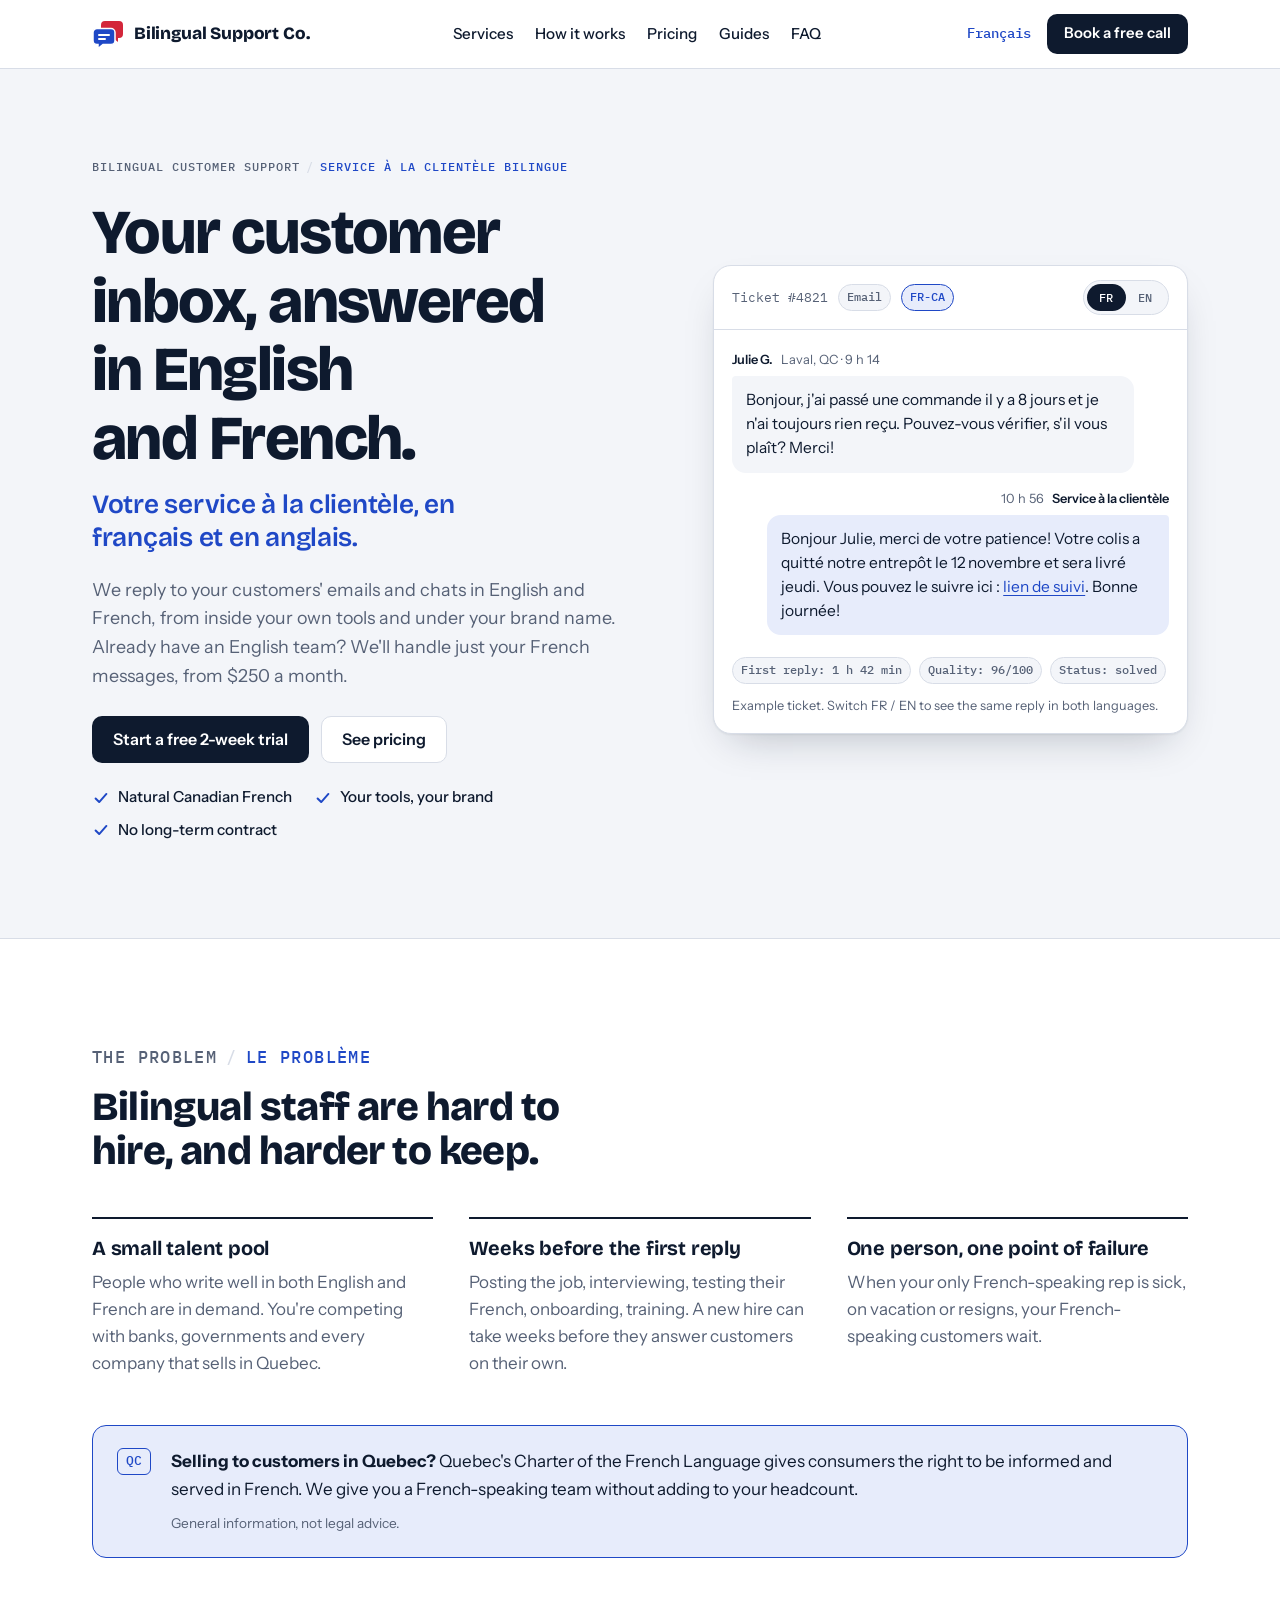
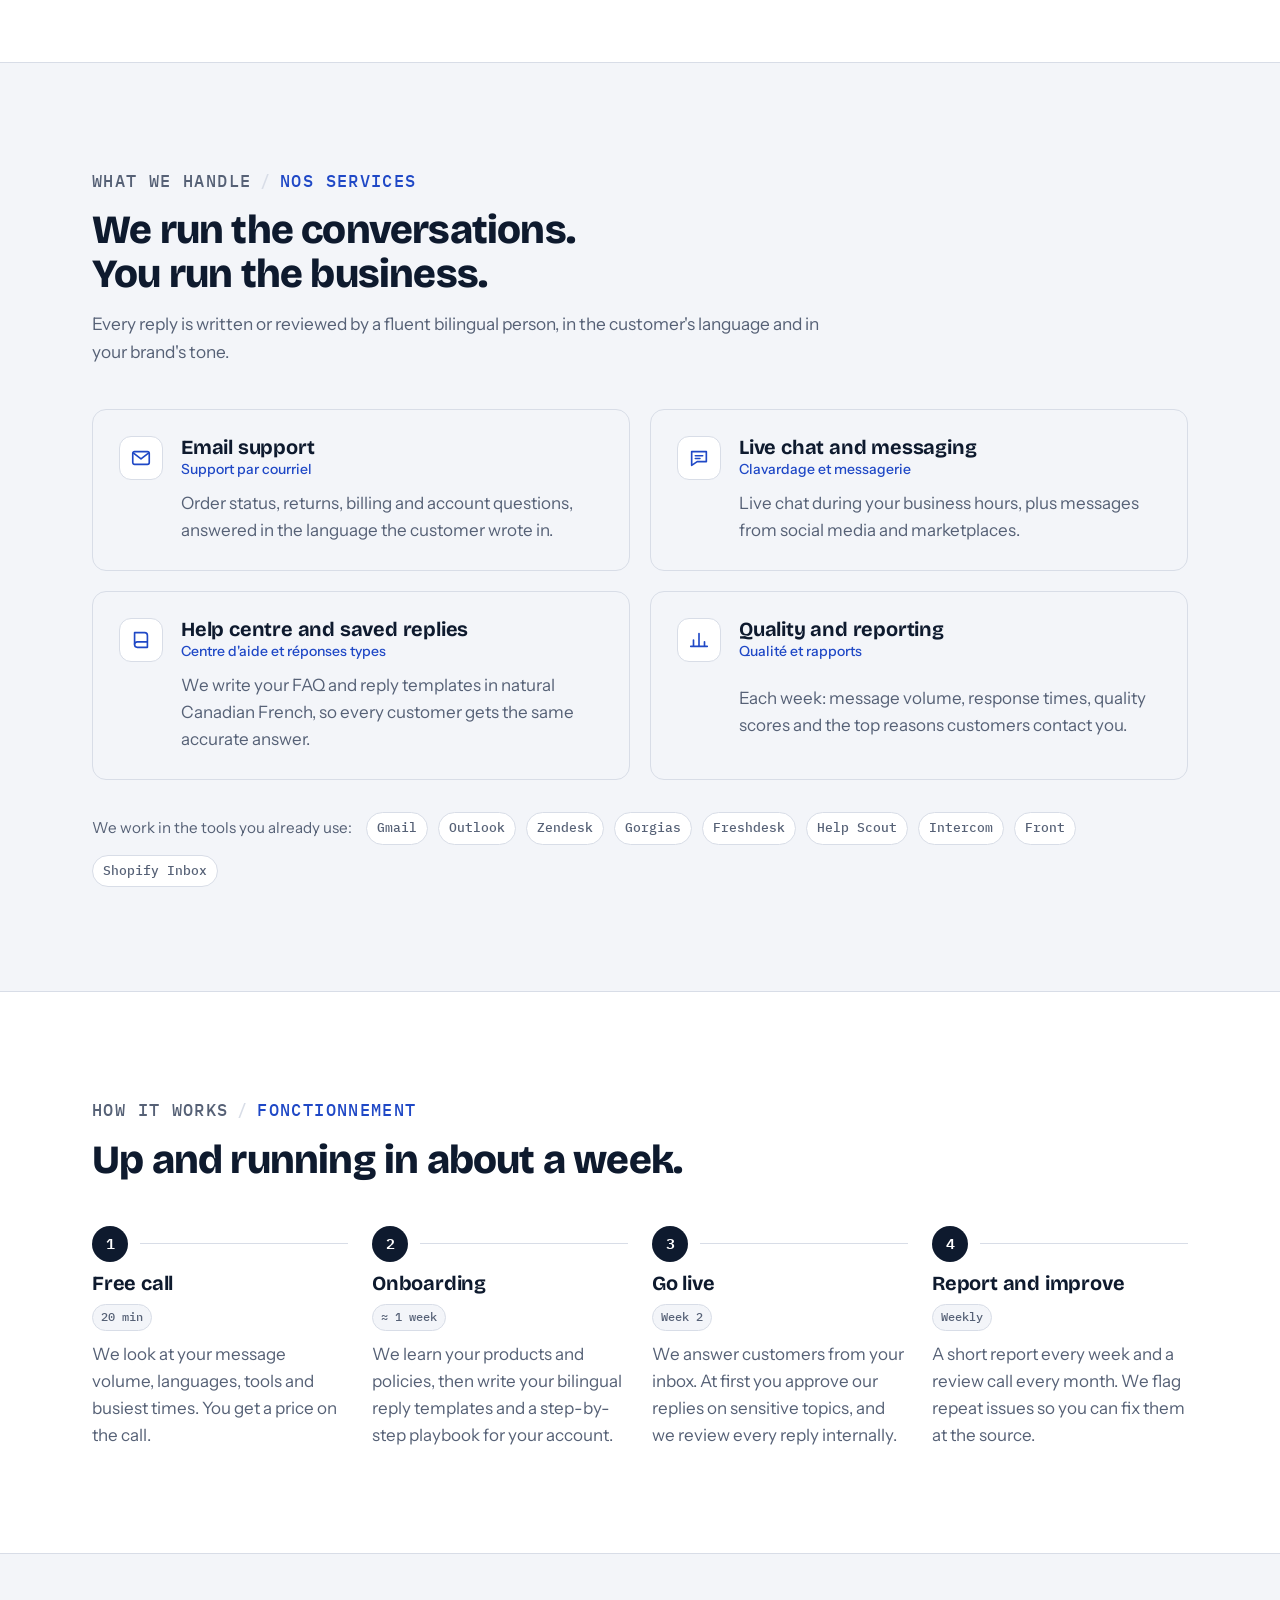
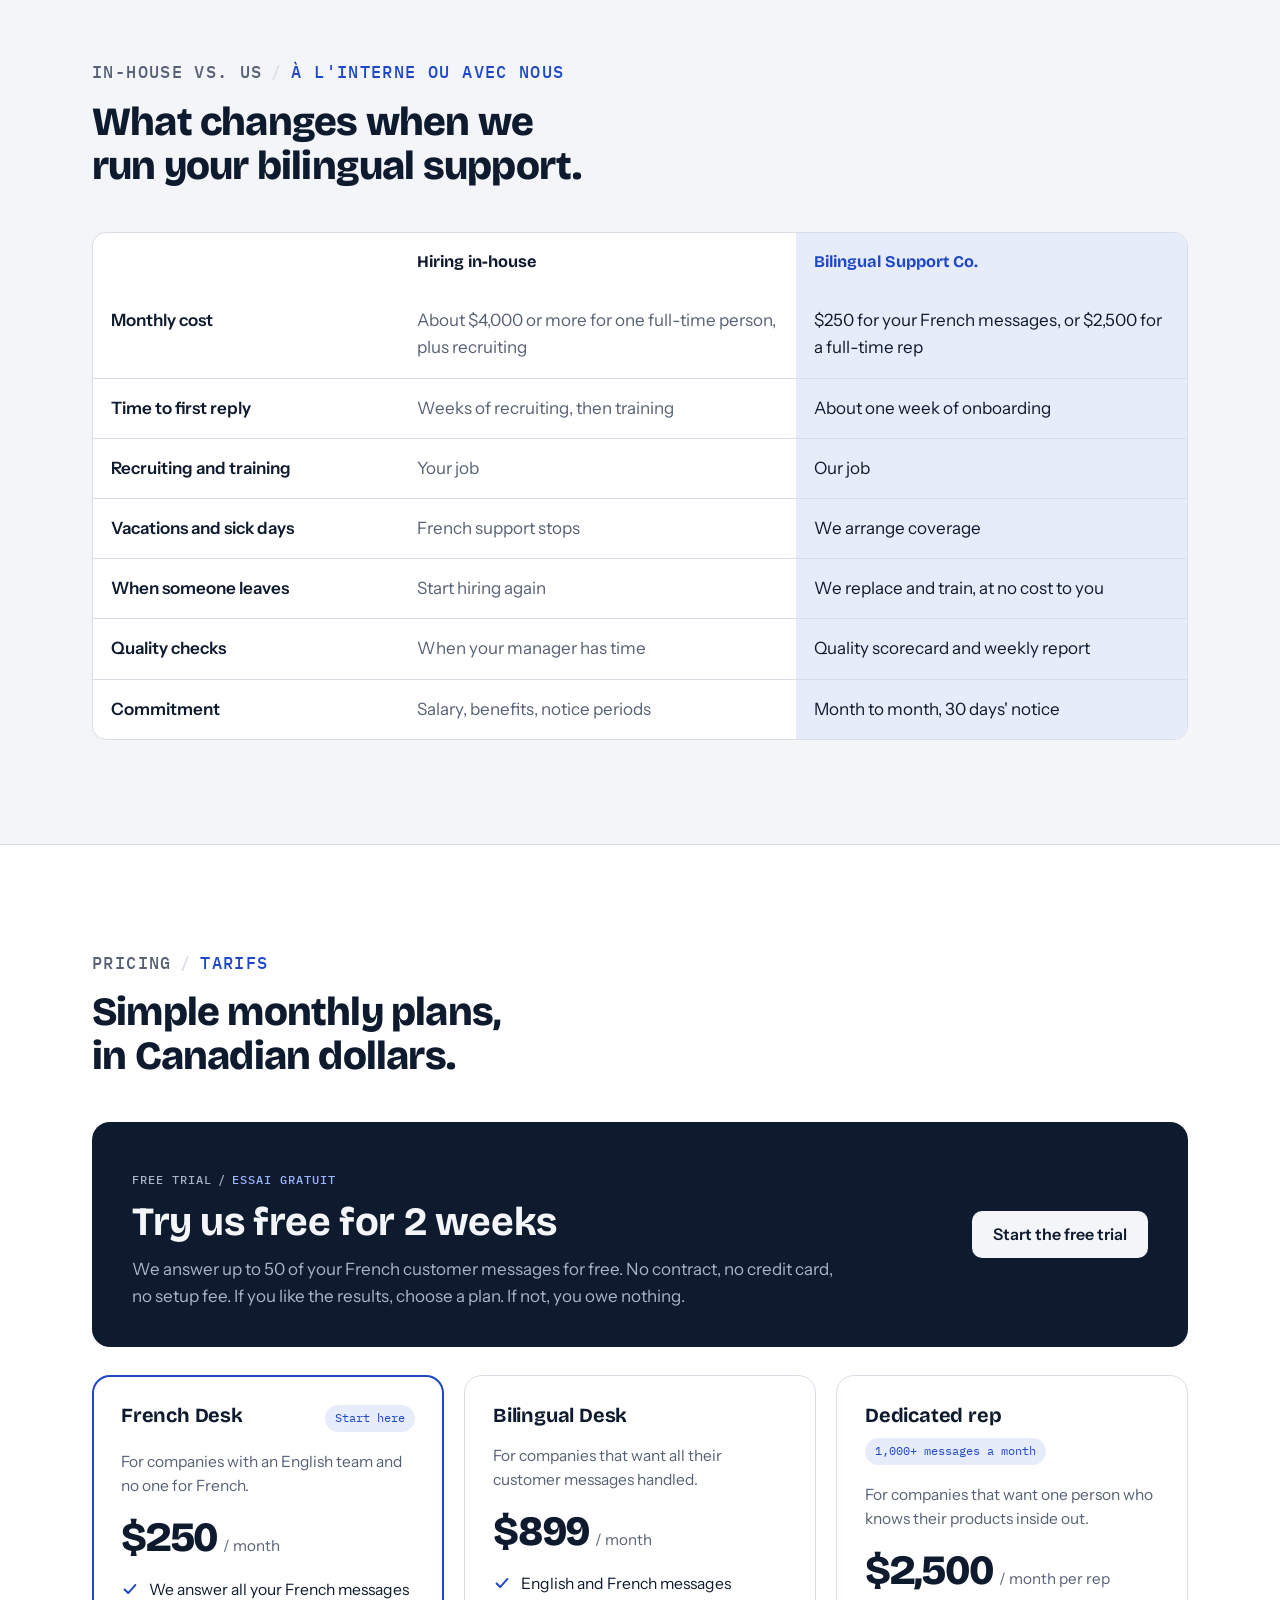
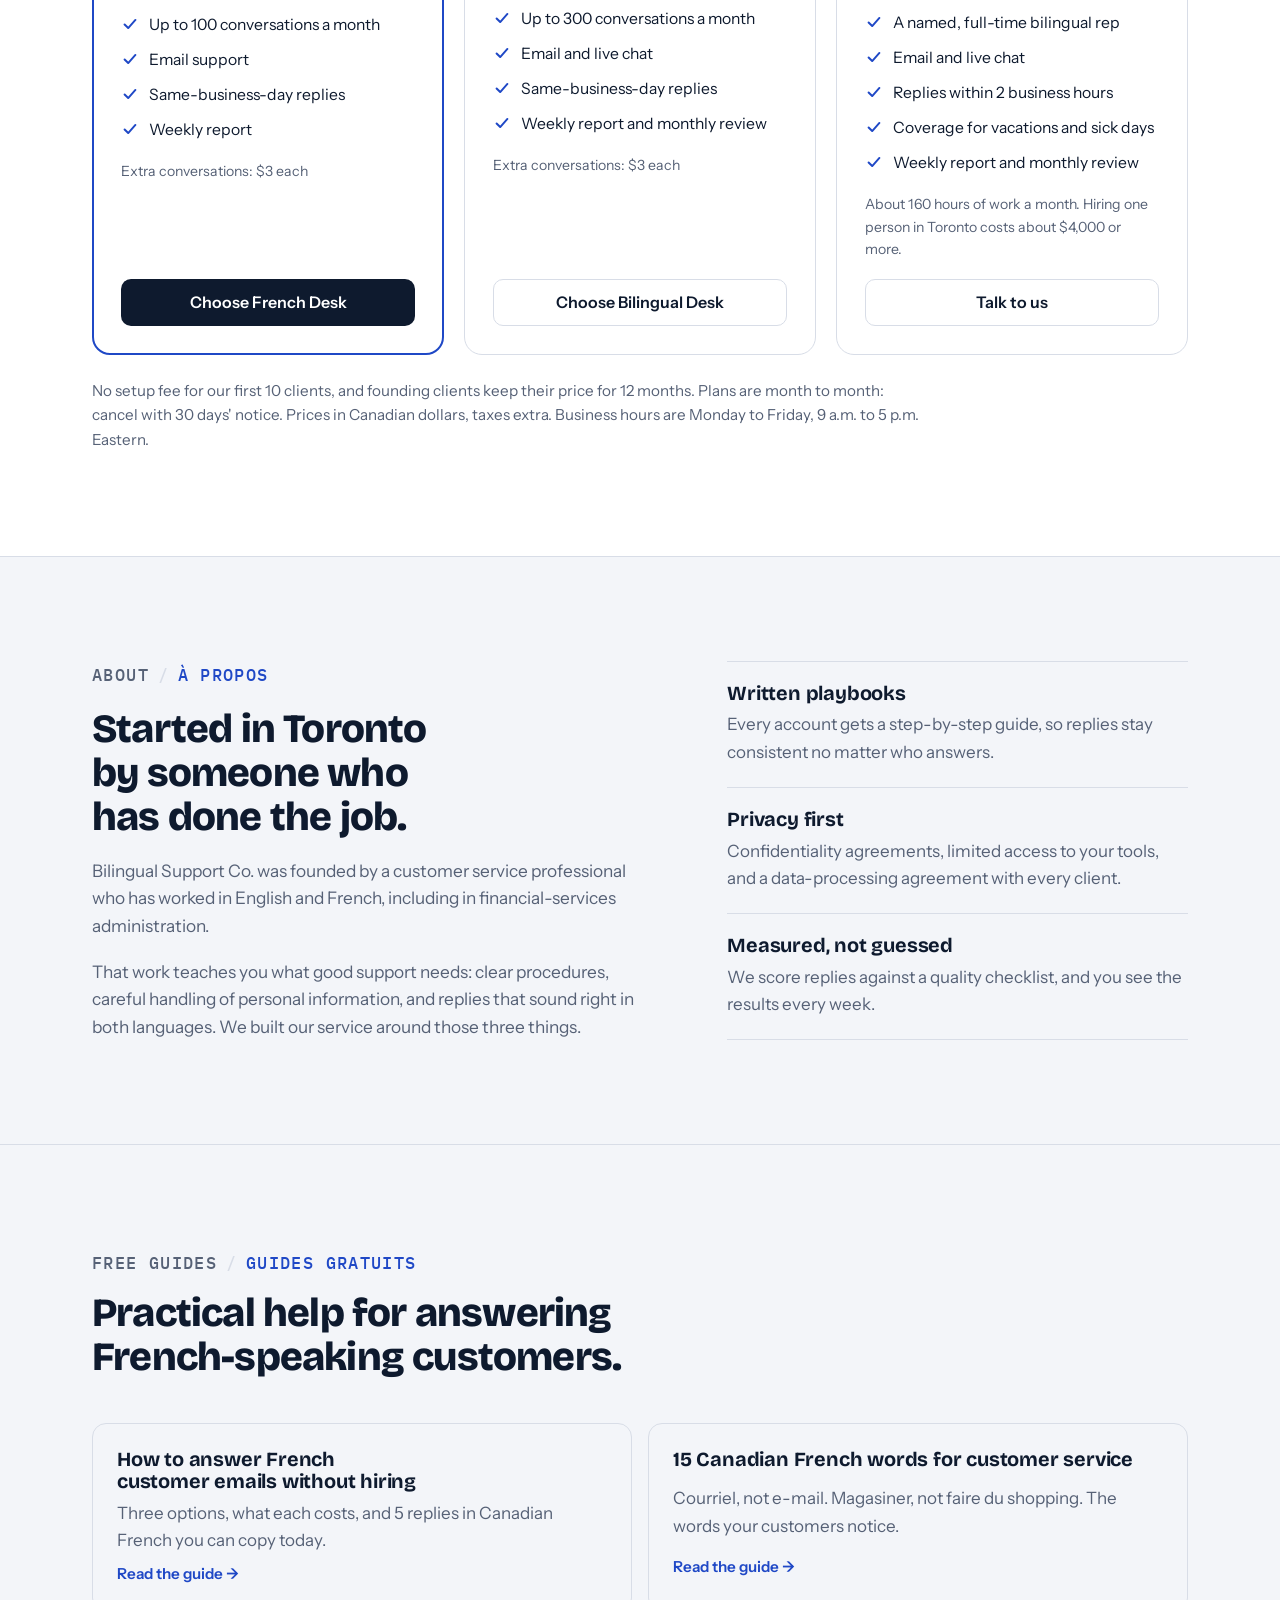
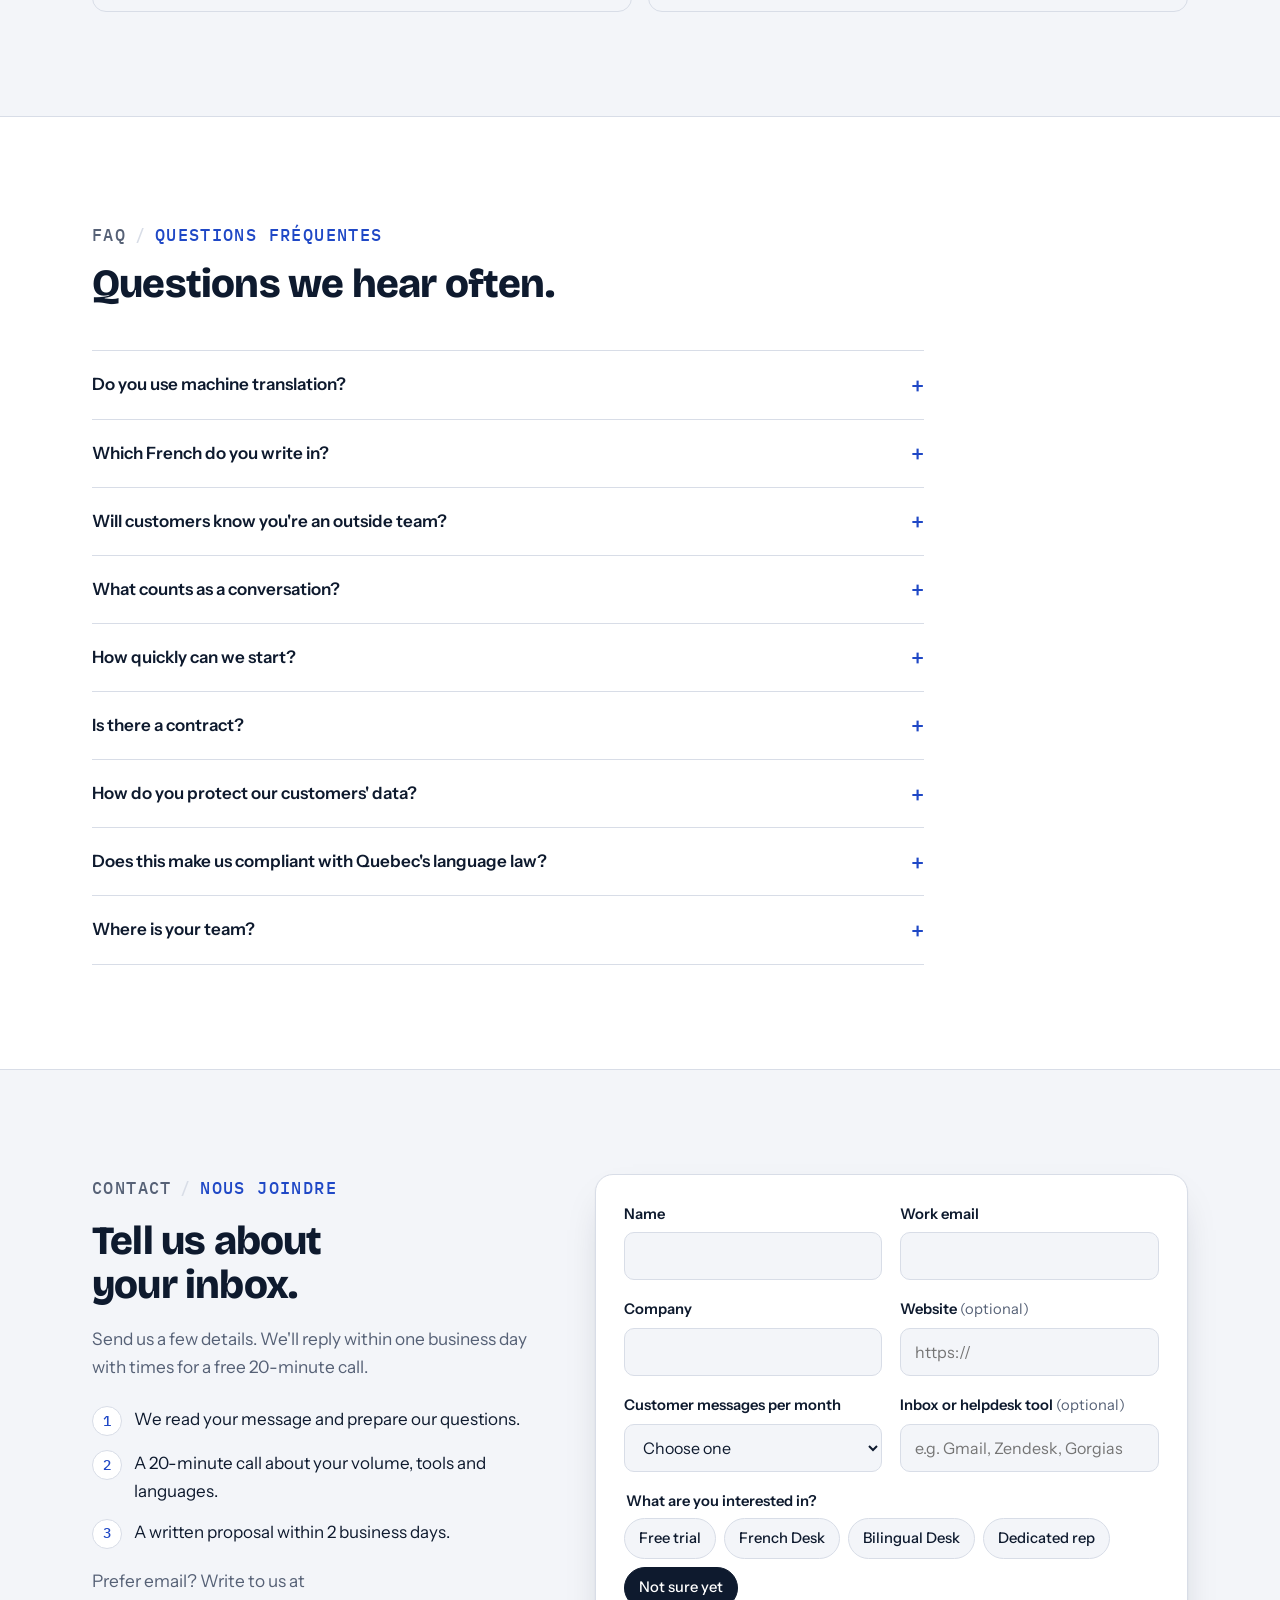
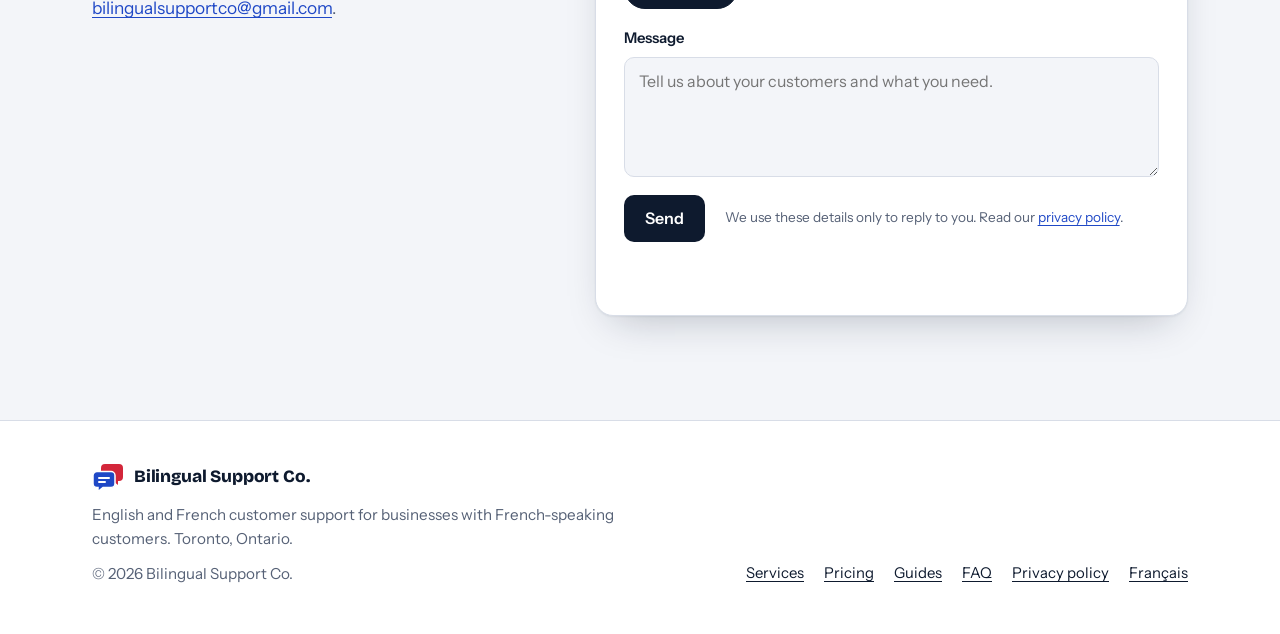
<file: index.html>
<!DOCTYPE html>
<html lang="en-CA">
<head>
<meta charset="utf-8">
<title>Bilingual Support Co.</title>
<meta name="viewport" content="width=device-width, initial-scale=1, viewport-fit=cover">
<meta name="claude:viewport-fit-sides" content="cover">
<meta name="description" content="English and French customer support for businesses with French-speaking customers. We answer your emails and chats in both languages for one monthly fee. Based in Toronto.">
<meta property="og:type" content="website">
<meta property="og:title" content="Bilingual Support Co.">
<meta property="og:description" content="Your customer inbox, answered in English and French. One monthly fee. No recruiting.">
<meta property="og:locale" content="en_CA">
<meta property="og:locale:alternate" content="fr_CA">
<meta name="theme-color" content="#0e1a2e">
<link rel="canonical" href="https://salmaikhou0-source.github.io/Html-atlasflow/">
<link rel="alternate" hreflang="en-CA" href="https://salmaikhou0-source.github.io/Html-atlasflow/">
<link rel="alternate" hreflang="fr-CA" href="https://salmaikhou0-source.github.io/Html-atlasflow/fr/index.html">
<link rel="icon" href="assets/favicon.svg" type="image/svg+xml">
<link rel="preconnect" href="https://fonts.googleapis.com">
<link rel="preconnect" href="https://fonts.gstatic.com" crossorigin>
<link rel="stylesheet" href="https://fonts.googleapis.com/css2?family=Bricolage+Grotesque:opsz,wght@12..96,600..800&family=IBM+Plex+Mono:wght@400;500;600&family=Instrument+Sans:wght@400..600&display=swap">
<link rel="stylesheet" href="assets/styles.css">
</head>
<body>
<a class="skip" href="#main">Skip to content</a>

<header class="site-header">
  <div class="wrap">
    <a class="brand" href="index.html" aria-label="Bilingual Support Co. home">
      <svg viewBox="0 0 32 32" aria-hidden="true"><path class="mark-back" d="M13 3h14a4 4 0 0 1 4 4v9a4 4 0 0 1-4 4h-1v4l-5-4h-8a4 4 0 0 1-4-4V7a4 4 0 0 1 4-4z"/><path class="mark-front" stroke-width="1.5" d="M5 10.5h14a4 4 0 0 1 4 4v8a4 4 0 0 1-4 4h-8l-5 4v-4H5a4 4 0 0 1-4-4v-8a4 4 0 0 1 4-4z"/><path class="mark-line" fill="none" stroke-width="2" stroke-linecap="round" d="M7 17h10M7 21h6"/></svg>
      <span class="brand-text">Bilingual Support Co.</span>
    </a>
    <nav class="nav" aria-label="Main">
      <a href="#services">Services</a>
      <a href="#how">How it works</a>
      <a href="#pricing">Pricing</a>
      <a href="#guides">Guides</a>
      <a href="#faq">FAQ</a>
    </nav>
    <div class="header-actions">
      <a class="lang-switch" href="fr/index.html" hreflang="fr-CA" lang="fr-CA">Français</a>
      <a class="btn btn-primary btn-small" href="#contact"><span class="long">Book a free call</span><span class="short">Book a call</span></a>
    </div>
  </div>
</header>

<main id="main" data-page-lang="en">

  <!-- Hero -->
  <section class="hero">
    <div class="wrap">
      <div class="hero-copy">
        <p class="label"><span>Bilingual customer support</span><span class="alt" lang="fr-CA">Service à la clientèle bilingue</span></p>
        <h1>Your customer inbox, answered in English and French.</h1>
        <p class="echo" lang="fr-CA">Votre service à la clientèle, en français et en anglais.</p>
        <p class="lede">We reply to your customers' emails and chats in English and French, from inside your own tools and under your brand name. Already have an English team? We'll handle just your French messages, from $250 a month.</p>
        <div class="cta-row">
          <a class="btn btn-primary" href="#contact" data-pick="trial">Start a free 2-week trial</a>
          <a class="btn btn-secondary" href="#pricing">See pricing</a>
        </div>
        <ul class="checks">
          <li><svg viewBox="0 0 20 20" fill="none" stroke="currentColor" stroke-width="2.2" aria-hidden="true"><path d="M4 10.5l4 4 8-9" stroke-linecap="round" stroke-linejoin="round"/></svg>Natural Canadian French</li>
          <li><svg viewBox="0 0 20 20" fill="none" stroke="currentColor" stroke-width="2.2" aria-hidden="true"><path d="M4 10.5l4 4 8-9" stroke-linecap="round" stroke-linejoin="round"/></svg>Your tools, your brand</li>
          <li><svg viewBox="0 0 20 20" fill="none" stroke="currentColor" stroke-width="2.2" aria-hidden="true"><path d="M4 10.5l4 4 8-9" stroke-linecap="round" stroke-linejoin="round"/></svg>No long-term contract</li>
        </ul>
      </div>

      <div class="ticket" data-ticket>
        <div class="ticket-head">
          <div class="ticket-id"><span>Ticket #4821</span><span class="chip">Email</span><span class="chip chip-lang" data-lang-chip>FR-CA</span></div>
          <div class="seg" role="group" aria-label="Show this conversation in">
            <button type="button" data-show="fr" aria-pressed="true">FR</button>
            <button type="button" data-show="en" aria-pressed="false">EN</button>
          </div>
        </div>

        <div class="pane" data-pane="fr" lang="fr-CA">
          <div class="ticket-body">
            <div class="msg msg-in">
              <div class="msg-meta"><strong>Julie G.</strong><span>Laval, QC · 9 h 14</span></div>
              <p class="msg-text">Bonjour, j'ai passé une commande il y a 8 jours et je n'ai toujours rien reçu. Pouvez-vous vérifier, s'il vous plaît? Merci!</p>
            </div>
            <div class="msg msg-out">
              <div class="msg-meta"><span>10 h 56</span><strong>Service à la clientèle</strong></div>
              <p class="msg-text">Bonjour Julie, merci de votre patience! Votre colis a quitté notre entrepôt le 12 novembre et sera livré jeudi. Vous pouvez le suivre ici : <span class="fake-link">lien de suivi</span>. Bonne journée!</p>
            </div>
          </div>
        </div>
        <div class="pane" data-pane="en" hidden>
          <div class="ticket-body">
            <div class="msg msg-in">
              <div class="msg-meta"><strong>Julie G.</strong><span>Laval, QC · 9:14 a.m.</span></div>
              <p class="msg-text">Hi, I placed an order 8 days ago and still haven't received anything. Could you check, please? Thanks!</p>
            </div>
            <div class="msg msg-out">
              <div class="msg-meta"><span>10:56 a.m.</span><strong>Customer Service</strong></div>
              <p class="msg-text">Hi Julie, thanks for your patience! Your parcel left our warehouse on November 12 and will be delivered on Thursday. You can track it here: <span class="fake-link">tracking link</span>. Have a great day!</p>
            </div>
          </div>
        </div>

        <div class="ticket-foot">
          <span class="chip">First reply: 1 h 42 min</span>
          <span class="chip">Quality: 96/100</span>
          <span class="chip">Status: solved</span>
        </div>
        <p class="ticket-note">Example ticket. Switch FR / EN to see the same reply in both languages.</p>
      </div>
    </div>
  </section>

  <!-- Problem -->
  <section class="section section-alt" id="problem">
    <div class="wrap">
      <div class="section-head">
        <p class="label"><span>The problem</span><span class="alt" lang="fr-CA">Le problème</span></p>
        <h2>Bilingual staff are hard to hire, and harder to keep.</h2>
      </div>
      <div class="trio">
        <article>
          <h3>A small talent pool</h3>
          <p>People who write well in both English and French are in demand. You're competing with banks, governments and every company that sells in Quebec.</p>
        </article>
        <article>
          <h3>Weeks before the first reply</h3>
          <p>Posting the job, interviewing, testing their French, onboarding, training. A new hire can take weeks before they answer customers on their own.</p>
        </article>
        <article>
          <h3>One person, one point of failure</h3>
          <p>When your only French-speaking rep is sick, on vacation or resigns, your French-speaking customers wait.</p>
        </article>
      </div>
      <div class="callout">
        <span class="tag">QC</span>
        <p><strong>Selling to customers in Quebec?</strong> Quebec's Charter of the French Language gives consumers the right to be informed and served in French. We give you a French-speaking team without adding to your headcount.</p>
        <p class="small">General information, not legal advice.</p>
      </div>
    </div>
  </section>

  <!-- Services -->
  <section class="section" id="services">
    <div class="wrap">
      <div class="section-head">
        <p class="label"><span>What we handle</span><span class="alt" lang="fr-CA">Nos services</span></p>
        <h2>We run the conversations. You run the business.</h2>
        <p>Every reply is written or reviewed by a fluent bilingual person, in the customer's language and in your brand's tone.</p>
      </div>
      <div class="services">
        <article class="service">
          <span class="icon"><svg viewBox="0 0 24 24" fill="none" stroke="currentColor" stroke-width="1.8" stroke-linejoin="round" aria-hidden="true"><rect x="3" y="5" width="18" height="14" rx="2"/><path d="M3.5 6.5l8.5 6.5 8.5-6.5"/></svg></span>
          <h3>Email support<span class="alt-name" lang="fr-CA">Support par courriel</span></h3>
          <p>Order status, returns, billing and account questions, answered in the language the customer wrote in.</p>
        </article>
        <article class="service">
          <span class="icon"><svg viewBox="0 0 24 24" fill="none" stroke="currentColor" stroke-width="1.8" stroke-linejoin="round" aria-hidden="true"><path d="M4 5h16v11H10l-6 4z"/><path d="M8 9.5h8M8 12.5h5" stroke-linecap="round"/></svg></span>
          <h3>Live chat and messaging<span class="alt-name" lang="fr-CA">Clavardage et messagerie</span></h3>
          <p>Live chat during your business hours, plus messages from social media and marketplaces.</p>
        </article>
        <article class="service">
          <span class="icon"><svg viewBox="0 0 24 24" fill="none" stroke="currentColor" stroke-width="1.8" stroke-linejoin="round" aria-hidden="true"><path d="M5 4h11a3 3 0 0 1 3 3v13H8a3 3 0 0 1-3-3z"/><path d="M5 17a3 3 0 0 1 3-3h11"/></svg></span>
          <h3>Help centre and saved replies<span class="alt-name" lang="fr-CA">Centre d'aide et réponses types</span></h3>
          <p>We write your FAQ and reply templates in natural Canadian French, so every customer gets the same accurate answer.</p>
        </article>
        <article class="service">
          <span class="icon"><svg viewBox="0 0 24 24" fill="none" stroke="currentColor" stroke-width="1.8" stroke-linecap="round" aria-hidden="true"><path d="M6 19v-7M12 19V5M18 19v-5M3 19h18"/></svg></span>
          <h3>Quality and reporting<span class="alt-name" lang="fr-CA">Qualité et rapports</span></h3>
          <p>Each week: message volume, response times, quality scores and the top reasons customers contact you.</p>
        </article>
      </div>
      <div class="tools">
        <span>We work in the tools you already use:</span>
        <span class="chip">Gmail</span><span class="chip">Outlook</span><span class="chip">Zendesk</span><span class="chip">Gorgias</span><span class="chip">Freshdesk</span><span class="chip">Help Scout</span><span class="chip">Intercom</span><span class="chip">Front</span><span class="chip">Shopify Inbox</span>
      </div>
    </div>
  </section>

  <!-- How it works -->
  <section class="section section-alt" id="how">
    <div class="wrap">
      <div class="section-head">
        <p class="label"><span>How it works</span><span class="alt" lang="fr-CA">Fonctionnement</span></p>
        <h2>Up and running in about a week.</h2>
      </div>
      <ol class="steps">
        <li>
          <div class="step-top"><span class="step-num" aria-hidden="true"></span><span class="step-rule"></span></div>
          <h3>Free call</h3>
          <span class="chip">20 min</span>
          <p>We look at your message volume, languages, tools and busiest times. You get a price on the call.</p>
        </li>
        <li>
          <div class="step-top"><span class="step-num" aria-hidden="true"></span><span class="step-rule"></span></div>
          <h3>Onboarding</h3>
          <span class="chip">≈ 1 week</span>
          <p>We learn your products and policies, then write your bilingual reply templates and a step-by-step playbook for your account.</p>
        </li>
        <li>
          <div class="step-top"><span class="step-num" aria-hidden="true"></span><span class="step-rule"></span></div>
          <h3>Go live</h3>
          <span class="chip">Week 2</span>
          <p>We answer customers from your inbox. At first you approve our replies on sensitive topics, and we review every reply internally.</p>
        </li>
        <li>
          <div class="step-top"><span class="step-num" aria-hidden="true"></span><span class="step-rule"></span></div>
          <h3>Report and improve</h3>
          <span class="chip">Weekly</span>
          <p>A short report every week and a review call every month. We flag repeat issues so you can fix them at the source.</p>
        </li>
      </ol>
    </div>
  </section>

  <!-- Comparison -->
  <section class="section" id="compare">
    <div class="wrap">
      <div class="section-head">
        <p class="label"><span>In-house vs. us</span><span class="alt" lang="fr-CA">À l'interne ou avec nous</span></p>
        <h2>What changes when we run your bilingual support.</h2>
      </div>
      <div class="table-scroll">
        <table class="compare">
          <thead>
            <tr><td></td><th scope="col">Hiring in-house</th><th scope="col" class="us">Bilingual Support Co.</th></tr>
          </thead>
          <tbody>
            <tr><th scope="row">Monthly cost</th><td>About $4,000 or more for one full-time person, plus recruiting</td><td class="us">$250 for your French messages, or $2,500 for a full-time rep</td></tr>
            <tr><th scope="row">Time to first reply</th><td>Weeks of recruiting, then training</td><td class="us">About one week of onboarding</td></tr>
            <tr><th scope="row">Recruiting and training</th><td>Your job</td><td class="us">Our job</td></tr>
            <tr><th scope="row">Vacations and sick days</th><td>French support stops</td><td class="us">We arrange coverage</td></tr>
            <tr><th scope="row">When someone leaves</th><td>Start hiring again</td><td class="us">We replace and train, at no cost to you</td></tr>
            <tr><th scope="row">Quality checks</th><td>When your manager has time</td><td class="us">Quality scorecard and weekly report</td></tr>
            <tr><th scope="row">Commitment</th><td>Salary, benefits, notice periods</td><td class="us">Month to month, 30 days' notice</td></tr>
          </tbody>
        </table>
      </div>
    </div>
  </section>

  <!-- Pricing -->
  <section class="section section-alt" id="pricing">
    <div class="wrap">
      <div class="section-head">
        <p class="label"><span>Pricing</span><span class="alt" lang="fr-CA">Tarifs</span></p>
        <h2>Simple monthly plans, in Canadian dollars.</h2>
      </div>

      <div class="pilot">
        <div>
          <p class="label"><span>Free trial</span><span class="alt" lang="fr-CA">Essai gratuit</span></p>
          <h3>Try us free for 2 weeks</h3>
          <p>We answer up to 50 of your French customer messages for free. No contract, no credit card, no setup fee. If you like the results, choose a plan. If not, you owe nothing.</p>
        </div>
        <a class="btn" href="#contact" data-pick="trial">Start the free trial</a>
      </div>

      <div class="plans">
        <article class="plan plan-featured">
          <div class="plan-name"><h3>French Desk</h3><span class="plan-tag">Start here</span></div>
          <p class="plan-fit">For companies with an English team and no one for French.</p>
          <div class="price"><span class="amount">$250</span><span class="unit">/ month</span></div>
          <ul>
            <li><svg viewBox="0 0 20 20" fill="none" stroke="currentColor" stroke-width="2.2" aria-hidden="true"><path d="M4 10.5l4 4 8-9" stroke-linecap="round" stroke-linejoin="round"/></svg><span>We answer all your French messages</span></li>
            <li><svg viewBox="0 0 20 20" fill="none" stroke="currentColor" stroke-width="2.2" aria-hidden="true"><path d="M4 10.5l4 4 8-9" stroke-linecap="round" stroke-linejoin="round"/></svg><span>Up to 100 conversations a month</span></li>
            <li><svg viewBox="0 0 20 20" fill="none" stroke="currentColor" stroke-width="2.2" aria-hidden="true"><path d="M4 10.5l4 4 8-9" stroke-linecap="round" stroke-linejoin="round"/></svg><span>Email support</span></li>
            <li><svg viewBox="0 0 20 20" fill="none" stroke="currentColor" stroke-width="2.2" aria-hidden="true"><path d="M4 10.5l4 4 8-9" stroke-linecap="round" stroke-linejoin="round"/></svg><span>Same-business-day replies</span></li>
            <li><svg viewBox="0 0 20 20" fill="none" stroke="currentColor" stroke-width="2.2" aria-hidden="true"><path d="M4 10.5l4 4 8-9" stroke-linecap="round" stroke-linejoin="round"/></svg><span>Weekly report</span></li>
          </ul>
          <p class="extra">Extra conversations: $3 each</p>
          <a class="btn btn-primary" href="#contact" data-pick="french">Choose French Desk</a>
        </article>

        <article class="plan">
          <div class="plan-name"><h3>Bilingual Desk</h3></div>
          <p class="plan-fit">For companies that want all their customer messages handled.</p>
          <div class="price"><span class="amount">$899</span><span class="unit">/ month</span></div>
          <ul>
            <li><svg viewBox="0 0 20 20" fill="none" stroke="currentColor" stroke-width="2.2" aria-hidden="true"><path d="M4 10.5l4 4 8-9" stroke-linecap="round" stroke-linejoin="round"/></svg><span>English and French messages</span></li>
            <li><svg viewBox="0 0 20 20" fill="none" stroke="currentColor" stroke-width="2.2" aria-hidden="true"><path d="M4 10.5l4 4 8-9" stroke-linecap="round" stroke-linejoin="round"/></svg><span>Up to 300 conversations a month</span></li>
            <li><svg viewBox="0 0 20 20" fill="none" stroke="currentColor" stroke-width="2.2" aria-hidden="true"><path d="M4 10.5l4 4 8-9" stroke-linecap="round" stroke-linejoin="round"/></svg><span>Email and live chat</span></li>
            <li><svg viewBox="0 0 20 20" fill="none" stroke="currentColor" stroke-width="2.2" aria-hidden="true"><path d="M4 10.5l4 4 8-9" stroke-linecap="round" stroke-linejoin="round"/></svg><span>Same-business-day replies</span></li>
            <li><svg viewBox="0 0 20 20" fill="none" stroke="currentColor" stroke-width="2.2" aria-hidden="true"><path d="M4 10.5l4 4 8-9" stroke-linecap="round" stroke-linejoin="round"/></svg><span>Weekly report and monthly review</span></li>
          </ul>
          <p class="extra">Extra conversations: $3 each</p>
          <a class="btn btn-secondary" href="#contact" data-pick="bilingual">Choose Bilingual Desk</a>
        </article>

        <article class="plan">
          <div class="plan-name"><h3>Dedicated rep</h3><span class="plan-tag">1,000+ messages a month</span></div>
          <p class="plan-fit">For companies that want one person who knows their products inside out.</p>
          <div class="price"><span class="amount">$2,500</span><span class="unit">/ month per rep</span></div>
          <ul>
            <li><svg viewBox="0 0 20 20" fill="none" stroke="currentColor" stroke-width="2.2" aria-hidden="true"><path d="M4 10.5l4 4 8-9" stroke-linecap="round" stroke-linejoin="round"/></svg><span>A named, full-time bilingual rep</span></li>
            <li><svg viewBox="0 0 20 20" fill="none" stroke="currentColor" stroke-width="2.2" aria-hidden="true"><path d="M4 10.5l4 4 8-9" stroke-linecap="round" stroke-linejoin="round"/></svg><span>Email and live chat</span></li>
            <li><svg viewBox="0 0 20 20" fill="none" stroke="currentColor" stroke-width="2.2" aria-hidden="true"><path d="M4 10.5l4 4 8-9" stroke-linecap="round" stroke-linejoin="round"/></svg><span>Replies within 2 business hours</span></li>
            <li><svg viewBox="0 0 20 20" fill="none" stroke="currentColor" stroke-width="2.2" aria-hidden="true"><path d="M4 10.5l4 4 8-9" stroke-linecap="round" stroke-linejoin="round"/></svg><span>Coverage for vacations and sick days</span></li>
            <li><svg viewBox="0 0 20 20" fill="none" stroke="currentColor" stroke-width="2.2" aria-hidden="true"><path d="M4 10.5l4 4 8-9" stroke-linecap="round" stroke-linejoin="round"/></svg><span>Weekly report and monthly review</span></li>
          </ul>
          <p class="extra">About 160 hours of work a month. Hiring one person in Toronto costs about $4,000 or more.</p>
          <a class="btn btn-secondary" href="#contact" data-pick="dedicated">Talk to us</a>
        </article>
      </div>

      <p class="price-notes">No setup fee for our first 10 clients, and founding clients keep their price for 12 months. Plans are month to month: cancel with 30 days' notice. Prices in Canadian dollars, taxes extra. Business hours are Monday to Friday, 9 a.m. to 5 p.m. Eastern.</p>
    </div>
  </section>

  <!-- About -->
  <section class="section" id="about">
    <div class="wrap about">
      <div class="about-copy">
        <p class="label"><span>About</span><span class="alt" lang="fr-CA">À propos</span></p>
        <h2>Started in Toronto by someone who has done the job.</h2>
        <!-- Add the founder's name, photo and LinkedIn link here when ready. -->
        <p>Bilingual Support Co. was founded by a customer service professional who has worked in English and French, including in financial-services administration.</p>
        <p>That work teaches you what good support needs: clear procedures, careful handling of personal information, and replies that sound right in both languages. We built our service around those three things.</p>
      </div>
      <ul class="principles">
        <li>
          <h3>Written playbooks</h3>
          <p>Every account gets a step-by-step guide, so replies stay consistent no matter who answers.</p>
        </li>
        <li>
          <h3>Privacy first</h3>
          <p>Confidentiality agreements, limited access to your tools, and a data-processing agreement with every client.</p>
        </li>
        <li>
          <h3>Measured, not guessed</h3>
          <p>We score replies against a quality checklist, and you see the results every week.</p>
        </li>
      </ul>
    </div>
  </section>

  <!-- Guides -->
  <section class="section" id="guides">
    <div class="wrap">
      <div class="section-head">
        <p class="label"><span>Free guides</span><span class="alt" lang="fr-CA">Guides gratuits</span></p>
        <h2>Practical help for answering French-speaking customers.</h2>
      </div>
      <div class="guides-list">
        <a class="guide-card" href="guides/answer-french-customer-emails.html">
          <h3>How to answer French customer emails without hiring</h3>
          <p>Three options, what each costs, and 5 replies in Canadian French you can copy today.</p>
          <span class="more">Read the guide →</span>
        </a>
        <a class="guide-card" href="guides/canadian-french-customer-service-words.html">
          <h3>15 Canadian French words for customer service</h3>
          <p>Courriel, not e-mail. Magasiner, not faire du shopping. The words your customers notice.</p>
          <span class="more">Read the guide →</span>
        </a>
      </div>
    </div>
  </section>

  <!-- FAQ -->
  <section class="section section-alt" id="faq">
    <div class="wrap">
      <div class="section-head">
        <p class="label"><span>FAQ</span><span class="alt" lang="fr-CA">Questions fréquentes</span></p>
        <h2>Questions we hear often.</h2>
      </div>
      <div class="faq">
        <details>
          <summary>Do you use machine translation?</summary>
          <p>We may use software to work faster, but a fluent bilingual person writes or reviews every reply before it's sent. Your customers get natural French, not a word-for-word translation.</p>
        </details>
        <details>
          <summary>Which French do you write in?</summary>
          <p>Canadian French by default, the French your customers in Quebec, New Brunswick and Ontario expect. We can adapt for customers in France or elsewhere on request.</p>
        </details>
        <details>
          <summary>Will customers know you're an outside team?</summary>
          <p>No. We reply under your company name, with your signature and your tone of voice.</p>
        </details>
        <details>
          <summary>What counts as a conversation?</summary>
          <p>One customer request, including every reply until it's resolved.</p>
        </details>
        <details>
          <summary>How quickly can we start?</summary>
          <p>About a week after our call. During that week we learn your products, your policies and your most common questions.</p>
        </details>
        <details>
          <summary>Is there a contract?</summary>
          <p>Plans are month to month, and you can cancel with 30 days' notice. The free trial has no contract at all.</p>
        </details>
        <details>
          <summary>How do you protect our customers' data?</summary>
          <p>Everyone on our team signs a confidentiality agreement. We use only the access we need inside your tools, and we sign a data-processing agreement with you. We follow Canadian privacy law, including PIPEDA and Quebec's Law 25.</p>
        </details>
        <details>
          <summary>Does this make us compliant with Quebec's language law?</summary>
          <p>We provide your customer service in French, which is a large part of serving Quebec customers in French. For advice on your specific legal obligations, talk to a lawyer.</p>
        </details>
        <details>
          <summary>Where is your team?</summary>
          <p>We're based in Toronto and work remotely. Every rep passes a written test in English and French before working on your account.</p>
        </details>
      </div>
    </div>
  </section>

  <!-- Contact -->
  <section class="section" id="contact">
    <div class="wrap contact">
      <div class="contact-copy">
        <p class="label"><span>Contact</span><span class="alt" lang="fr-CA">Nous joindre</span></p>
        <h2>Tell us about your inbox.</h2>
        <p>Send us a few details. We'll reply within one business day with times for a free 20-minute call.</p>
        <ol class="next">
          <li>We read your message and prepare our questions.</li>
          <li>A 20-minute call about your volume, tools and languages.</li>
          <li>A written proposal within 2 business days.</li>
        </ol>
        <p class="email-line" data-email-line hidden>Prefer email? Write to us at <a data-email href="#"></a>.</p>
      </div>

      <form class="form" data-contact-form novalidate>
        <div class="form-row">
          <div class="field">
            <label for="c-name">Name</label>
            <input id="c-name" name="name" type="text" autocomplete="name" required>
          </div>
          <div class="field">
            <label for="c-email">Work email</label>
            <input id="c-email" name="email" type="email" autocomplete="email" required>
          </div>
        </div>
        <div class="form-row">
          <div class="field">
            <label for="c-company">Company</label>
            <input id="c-company" name="company" type="text" autocomplete="organization" required>
          </div>
          <div class="field">
            <label for="c-website">Website <span class="opt">(optional)</span></label>
            <input id="c-website" name="website" type="url" inputmode="url" placeholder="https://">
          </div>
        </div>
        <div class="form-row">
          <div class="field">
            <label for="c-volume">Customer messages per month</label>
            <select id="c-volume" name="volume" required>
              <option value="">Choose one</option>
              <option>Under 300</option>
              <option>300 to 1,000</option>
              <option>1,000 to 3,000</option>
              <option>Over 3,000</option>
              <option>Not sure</option>
            </select>
          </div>
          <div class="field">
            <label for="c-tool">Inbox or helpdesk tool <span class="opt">(optional)</span></label>
            <input id="c-tool" name="tool" type="text" placeholder="e.g. Gmail, Zendesk, Gorgias">
          </div>
        </div>
        <fieldset class="field">
          <legend>What are you interested in?</legend>
          <div class="pills">
            <label><input type="radio" id="c-int-trial" name="interest" value="trial"><span>Free trial</span></label>
            <label><input type="radio" id="c-int-french" name="interest" value="french"><span>French Desk</span></label>
            <label><input type="radio" id="c-int-bilingual" name="interest" value="bilingual"><span>Bilingual Desk</span></label>
            <label><input type="radio" id="c-int-dedicated" name="interest" value="dedicated"><span>Dedicated rep</span></label>
            <label><input type="radio" id="c-int-unsure" name="interest" value="unsure" checked><span>Not sure yet</span></label>
          </div>
        </fieldset>
        <div class="field">
          <label for="c-message">Message</label>
          <textarea id="c-message" name="message" placeholder="Tell us about your customers and what you need."></textarea>
        </div>
        <div class="form-foot">
          <button class="btn btn-primary" type="submit">Send</button>
          <p class="small">We use these details only to reply to you. Read our <a href="privacy.html">privacy policy</a>.</p>
        </div>
        <p class="form-status" data-form-status role="status" aria-live="polite"></p>
      </form>
    </div>
  </section>
</main>

<footer class="site-footer">
  <div class="wrap">
    <div class="foot-copy">
      <a class="brand" href="index.html">
        <svg viewBox="0 0 32 32" aria-hidden="true"><path class="mark-back" d="M13 3h14a4 4 0 0 1 4 4v9a4 4 0 0 1-4 4h-1v4l-5-4h-8a4 4 0 0 1-4-4V7a4 4 0 0 1 4-4z"/><path class="mark-front" stroke-width="1.5" d="M5 10.5h14a4 4 0 0 1 4 4v8a4 4 0 0 1-4 4h-8l-5 4v-4H5a4 4 0 0 1-4-4v-8a4 4 0 0 1 4-4z"/><path class="mark-line" fill="none" stroke-width="2" stroke-linecap="round" d="M7 17h10M7 21h6"/></svg>
        <span class="brand-text">Bilingual Support Co.</span>
      </a>
      <p>English and French customer support for businesses with French-speaking customers. Toronto, Ontario.</p>
      <p class="copyright">© <span data-year>2026</span> Bilingual Support Co.</p>
    </div>
    <nav class="foot-links" aria-label="Footer">
      <a href="#services">Services</a>
      <a href="#pricing">Pricing</a>
      <a href="#guides">Guides</a>
      <a href="#faq">FAQ</a>
      <a href="privacy.html">Privacy policy</a>
      <a href="fr/index.html" hreflang="fr-CA" lang="fr-CA">Français</a>
    </nav>
  </div>
</footer>

<script src="assets/site.js" defer></script>
</body>
</html>
</file>
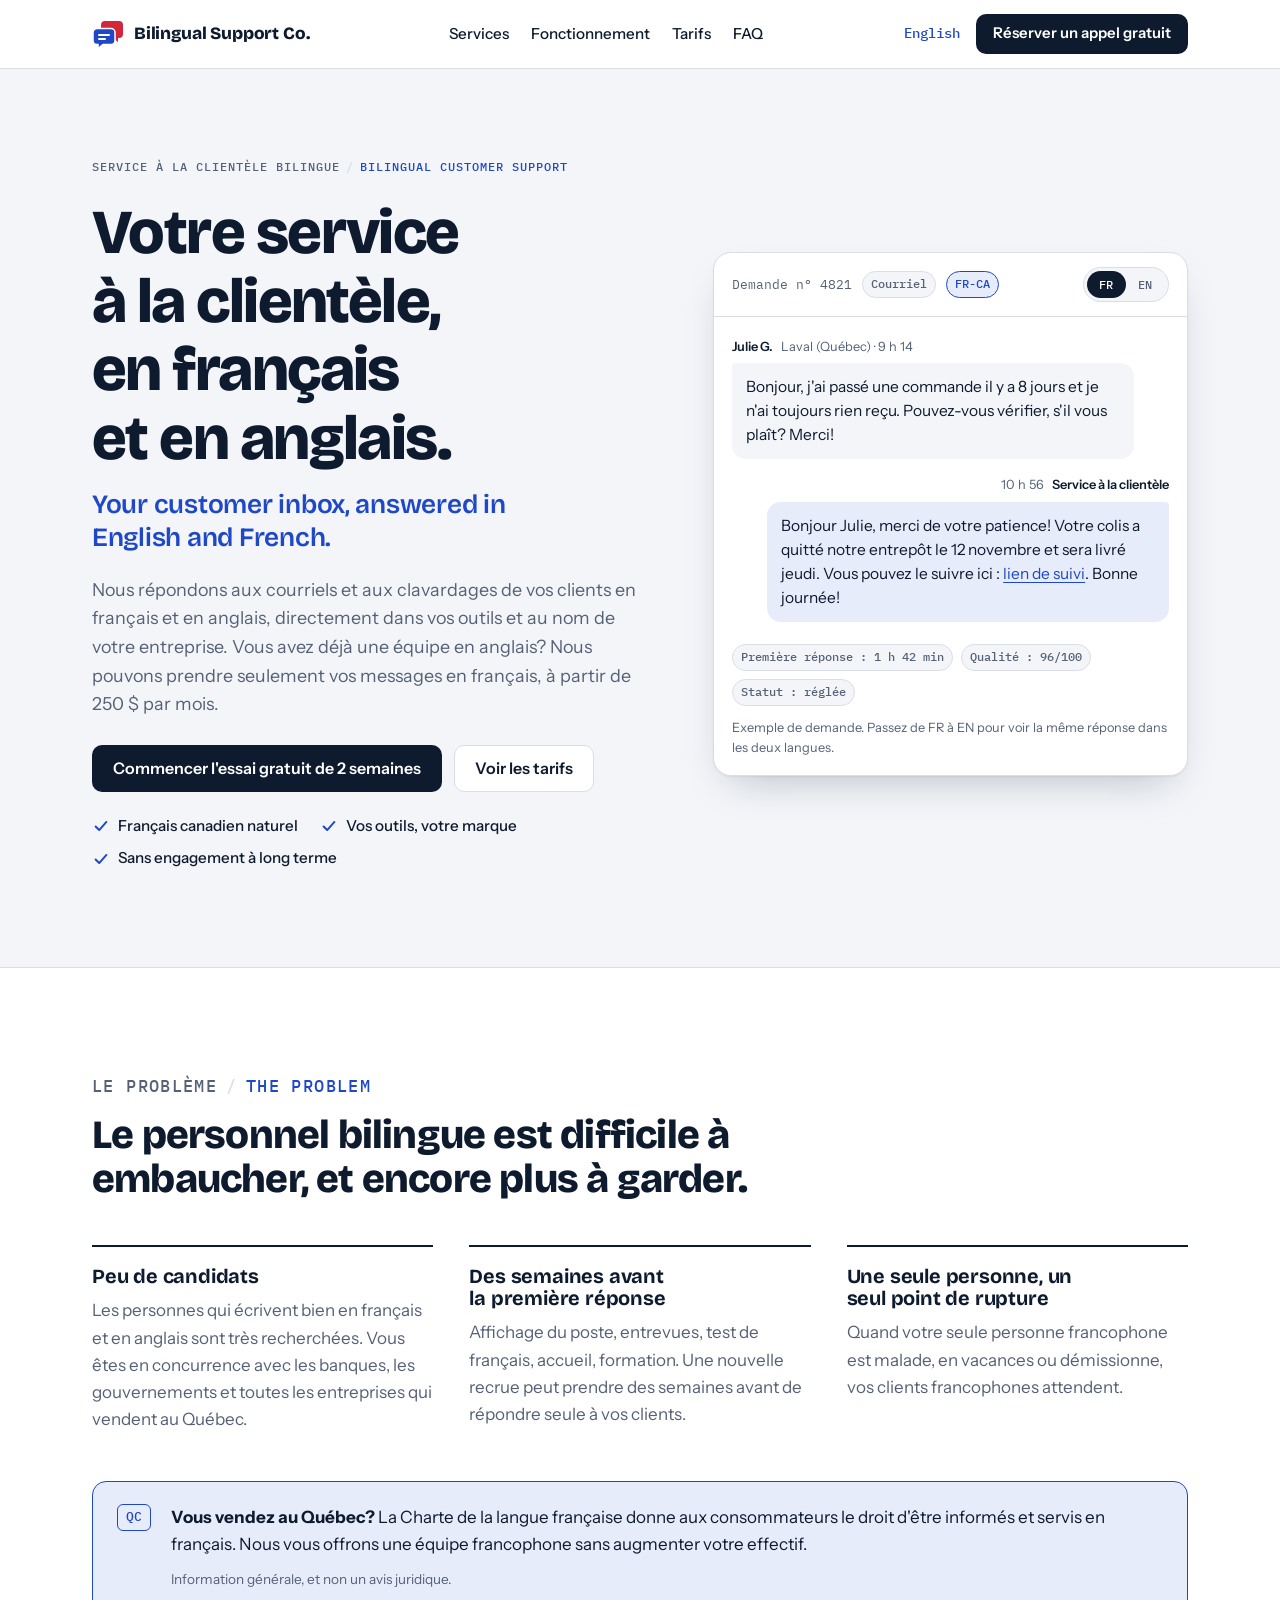
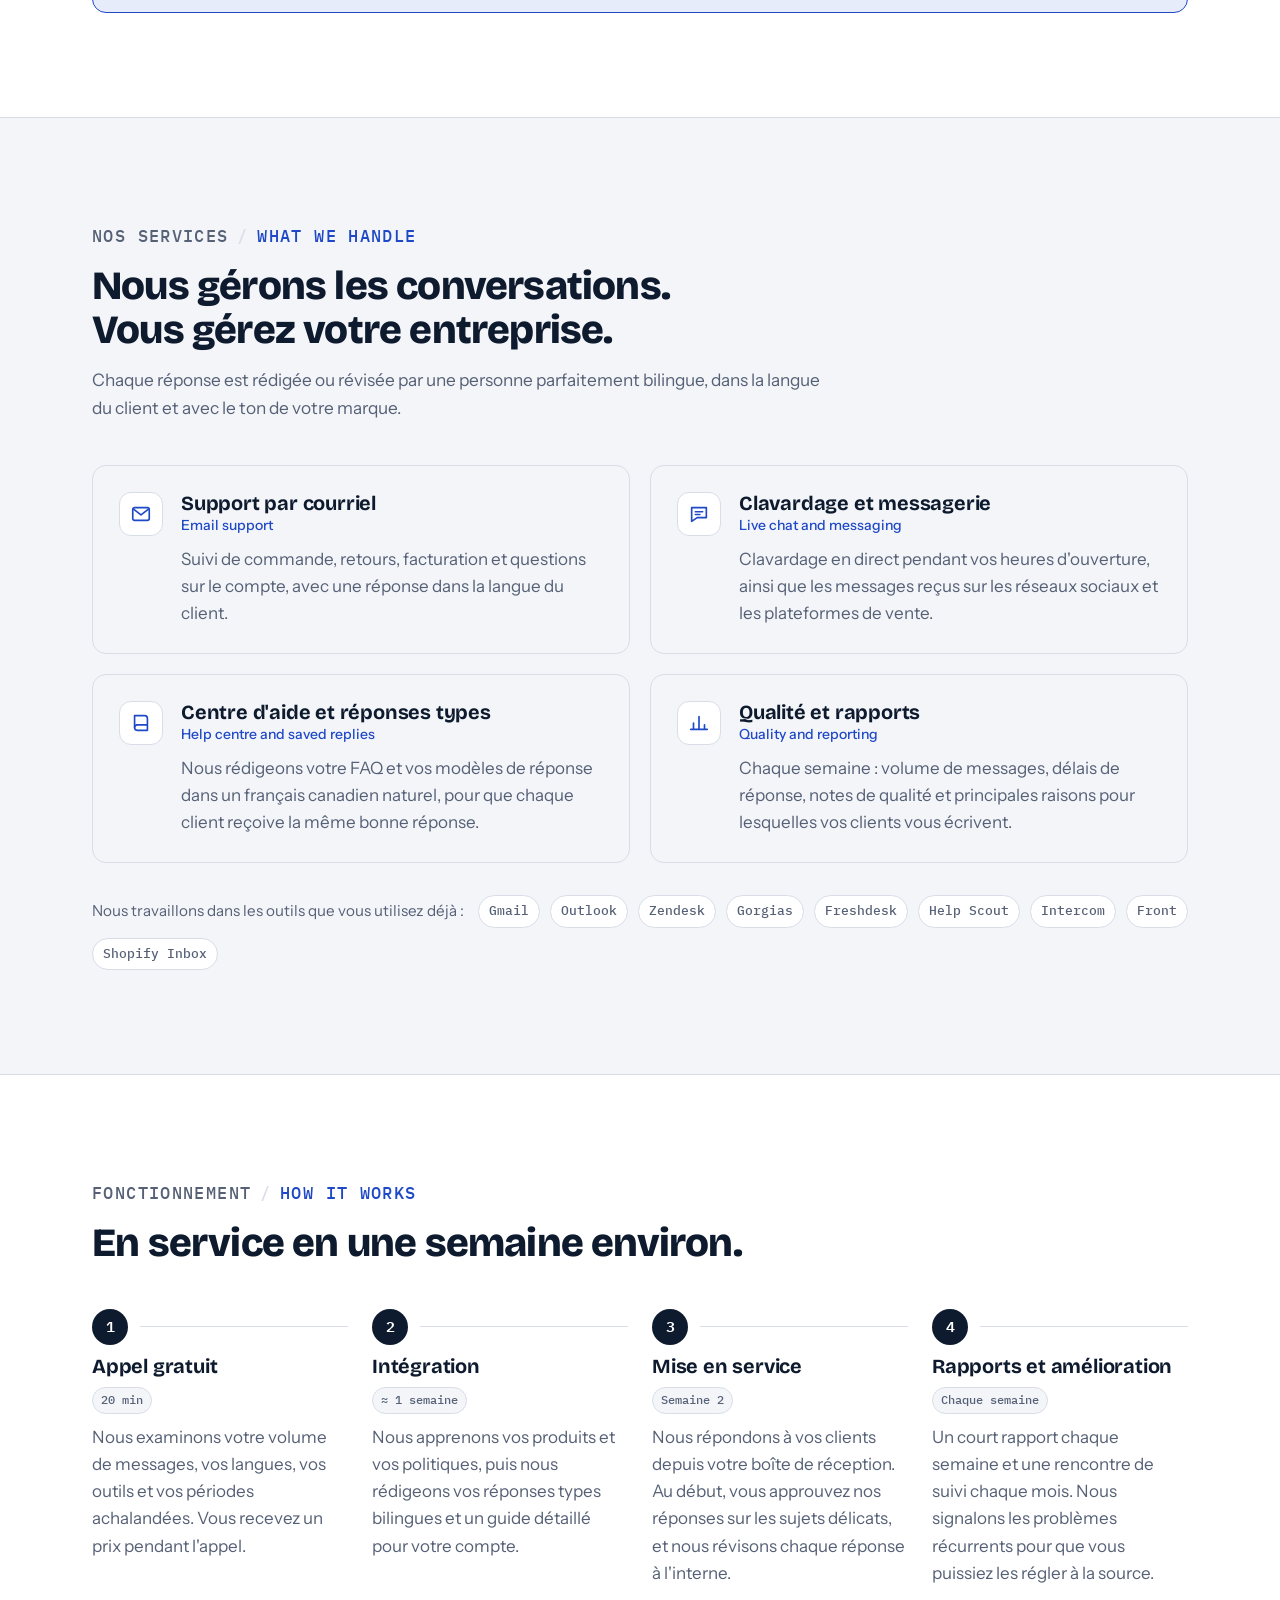
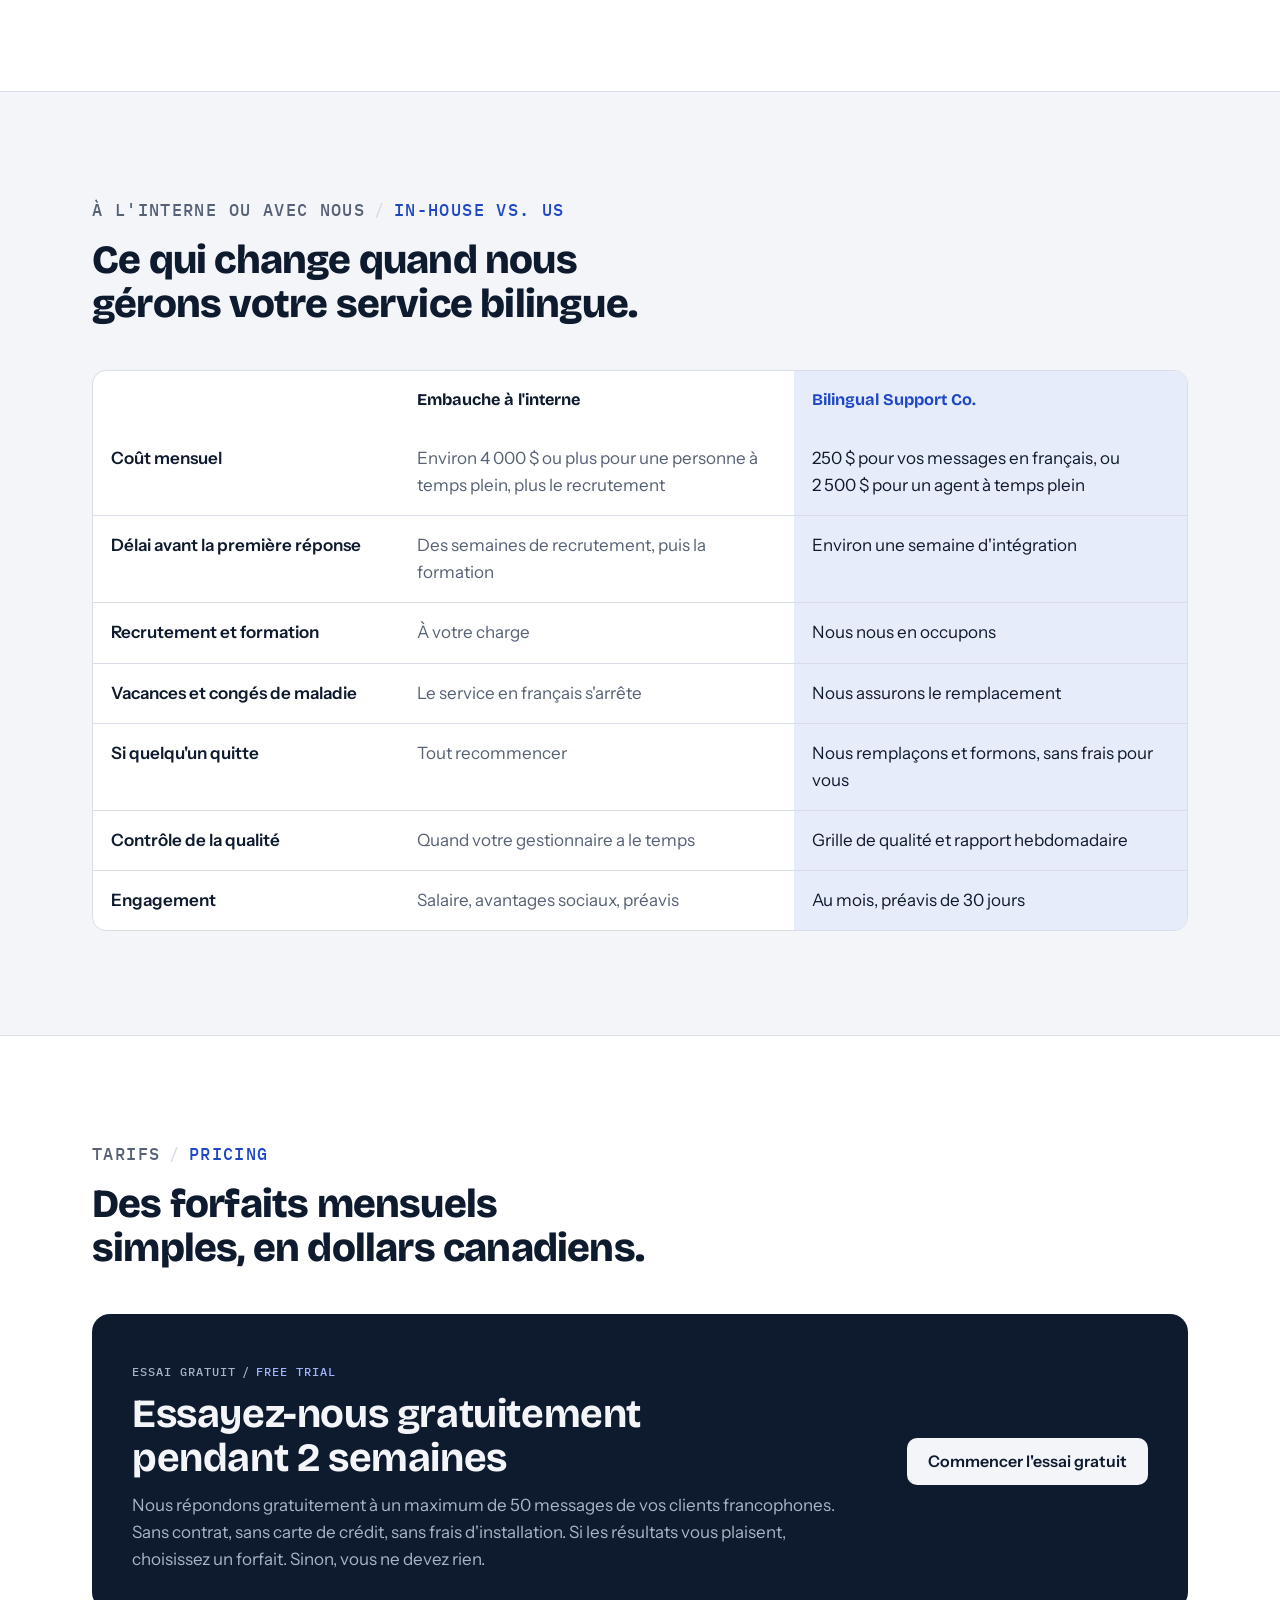
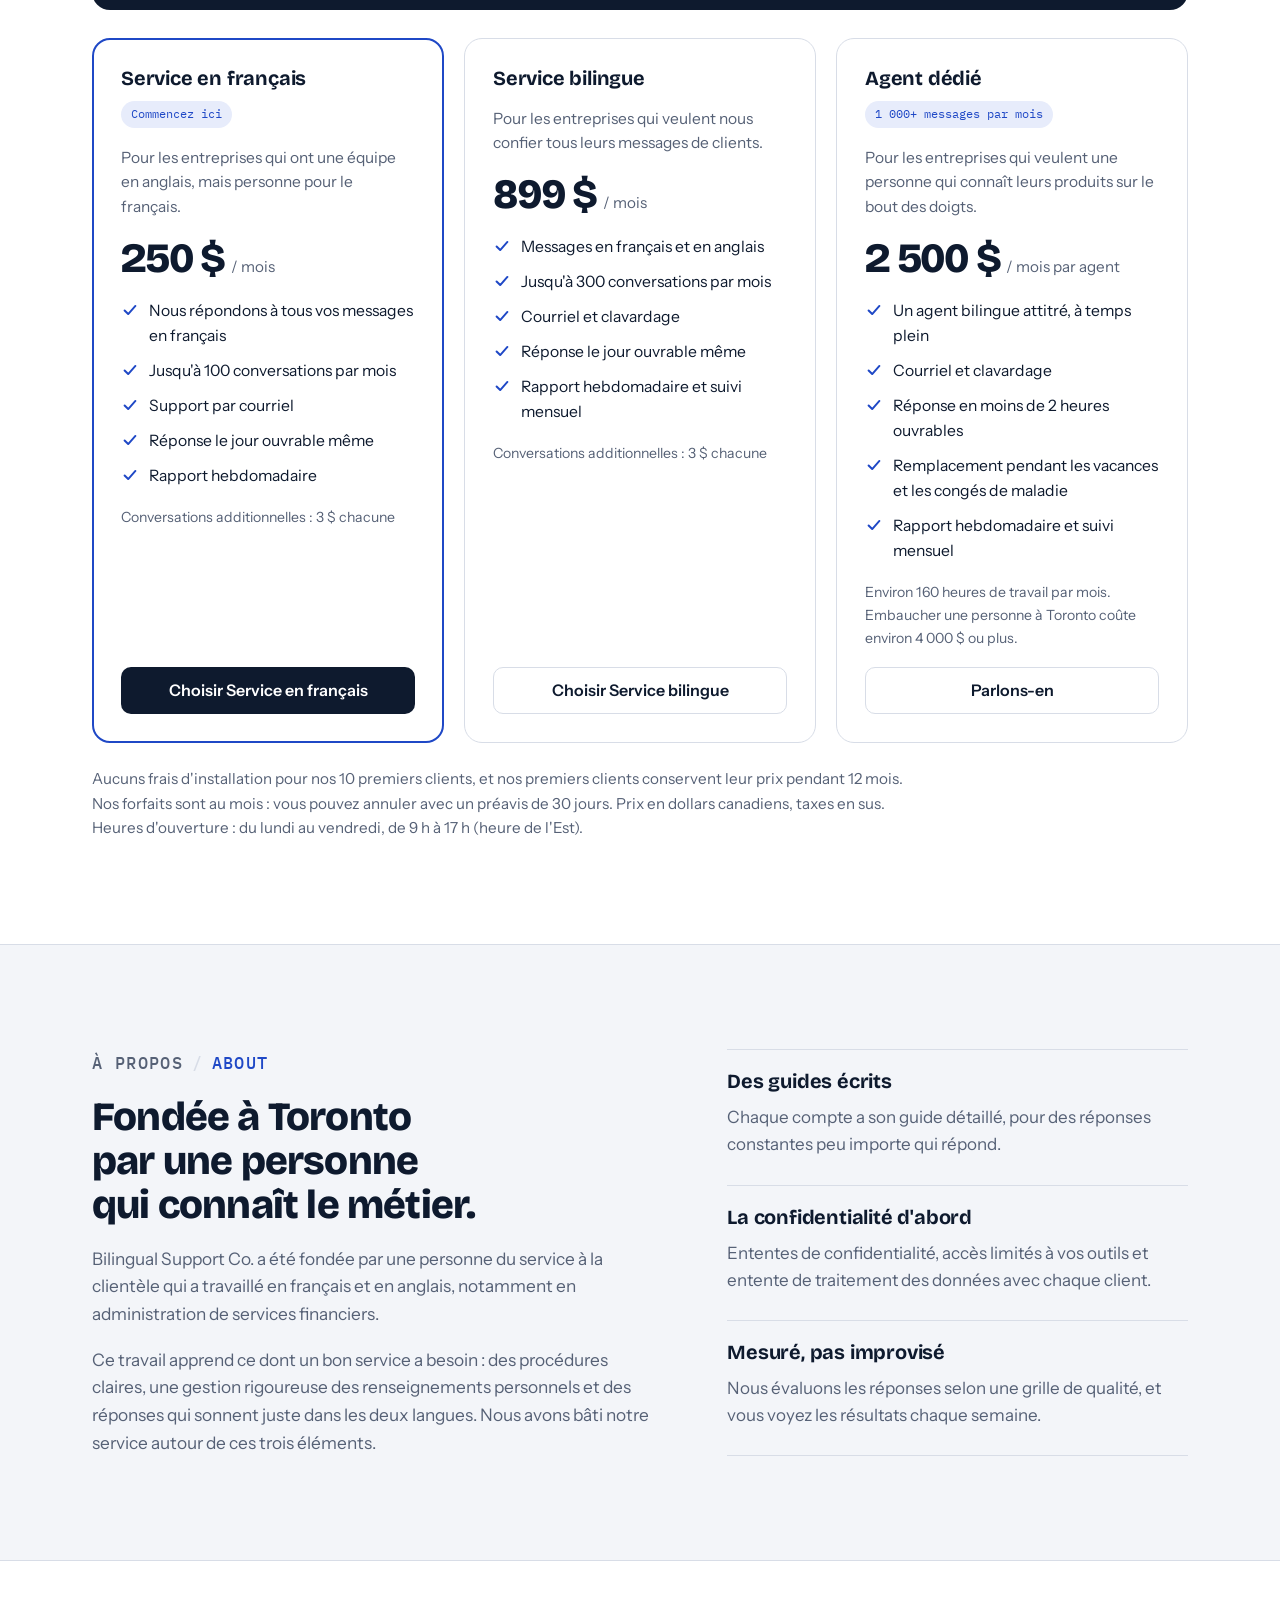
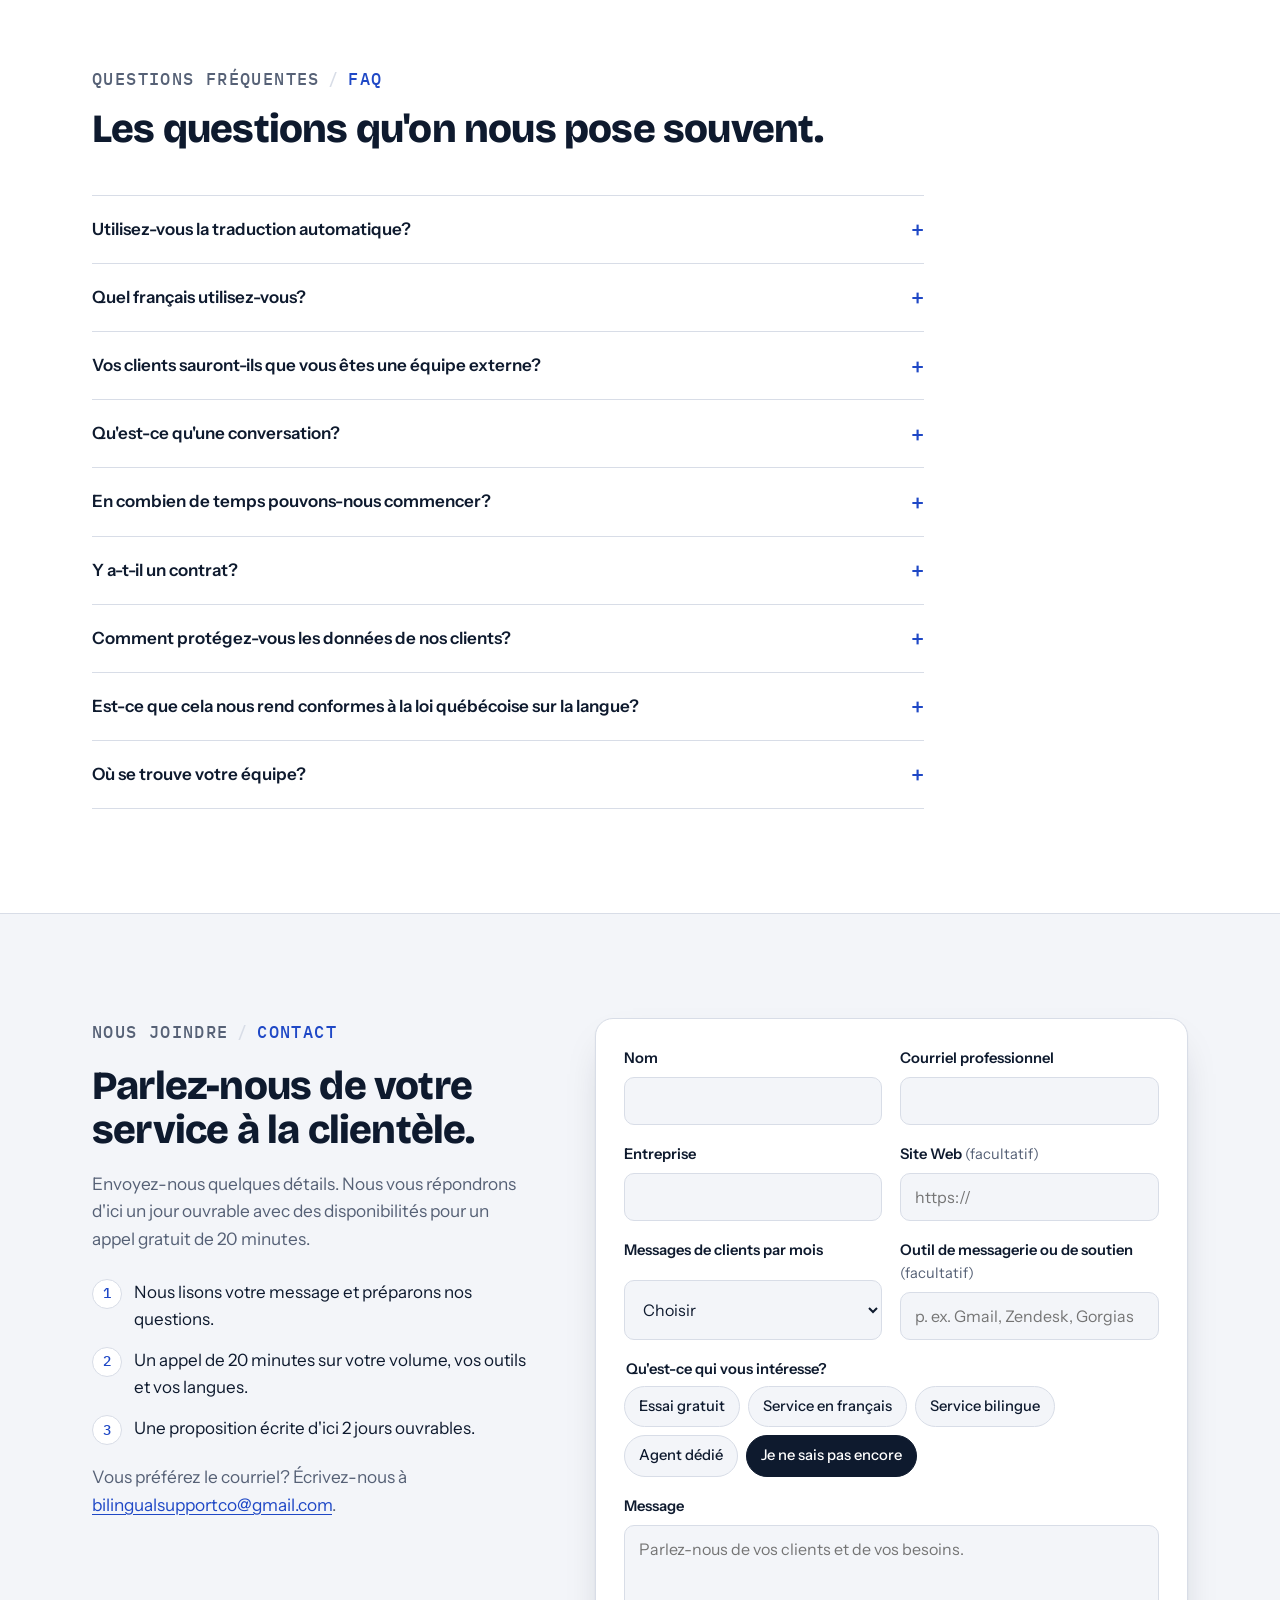
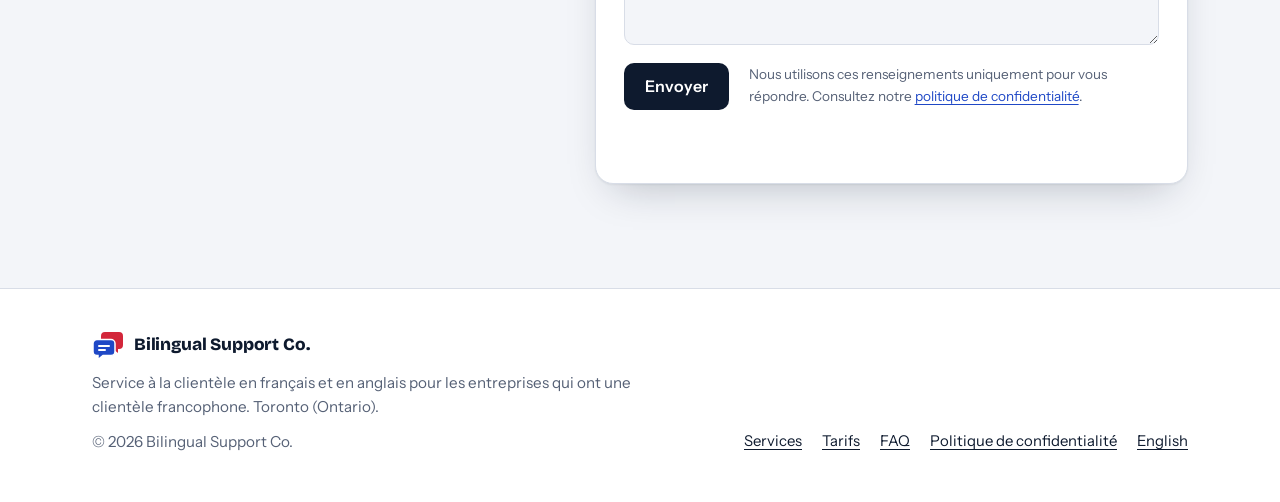
<file: fr/index.html>
<!DOCTYPE html>
<html lang="fr-CA">
<head>
<meta charset="utf-8">
<title>Bilingual Support Co. | Service à la clientèle bilingue</title>
<meta name="viewport" content="width=device-width, initial-scale=1, viewport-fit=cover">
<meta name="claude:viewport-fit-sides" content="cover">
<meta name="description" content="Service à la clientèle en français et en anglais pour les entreprises qui ont une clientèle francophone. Nous répondons à vos courriels et à vos clavardages dans les deux langues, pour un forfait mensuel. Établis à Toronto.">
<meta property="og:type" content="website">
<meta property="og:title" content="Bilingual Support Co.">
<meta property="og:description" content="Votre service à la clientèle, en français et en anglais. Un forfait mensuel. Aucun recrutement.">
<meta property="og:locale" content="fr_CA">
<meta property="og:locale:alternate" content="en_CA">
<meta name="theme-color" content="#0e1a2e">
<link rel="canonical" href="https://salmaikhou0-source.github.io/Html-atlasflow/fr/index.html">
<link rel="alternate" hreflang="en-CA" href="https://salmaikhou0-source.github.io/Html-atlasflow/">
<link rel="alternate" hreflang="fr-CA" href="https://salmaikhou0-source.github.io/Html-atlasflow/fr/index.html">
<link rel="icon" href="../assets/favicon.svg" type="image/svg+xml">
<link rel="preconnect" href="https://fonts.googleapis.com">
<link rel="preconnect" href="https://fonts.gstatic.com" crossorigin>
<link rel="stylesheet" href="https://fonts.googleapis.com/css2?family=Bricolage+Grotesque:opsz,wght@12..96,600..800&family=IBM+Plex+Mono:wght@400;500;600&family=Instrument+Sans:wght@400..600&display=swap">
<link rel="stylesheet" href="../assets/styles.css">
</head>
<body>
<a class="skip" href="#main">Aller au contenu</a>

<header class="site-header">
  <div class="wrap">
    <a class="brand" href="index.html" aria-label="Bilingual Support Co., accueil">
      <svg viewBox="0 0 32 32" aria-hidden="true"><path class="mark-back" d="M13 3h14a4 4 0 0 1 4 4v9a4 4 0 0 1-4 4h-1v4l-5-4h-8a4 4 0 0 1-4-4V7a4 4 0 0 1 4-4z"/><path class="mark-front" stroke-width="1.5" d="M5 10.5h14a4 4 0 0 1 4 4v8a4 4 0 0 1-4 4h-8l-5 4v-4H5a4 4 0 0 1-4-4v-8a4 4 0 0 1 4-4z"/><path class="mark-line" fill="none" stroke-width="2" stroke-linecap="round" d="M7 17h10M7 21h6"/></svg>
      <span class="brand-text">Bilingual Support Co.</span>
    </a>
    <nav class="nav" aria-label="Menu principal">
      <a href="#services">Services</a>
      <a href="#fonctionnement">Fonctionnement</a>
      <a href="#tarifs">Tarifs</a>
      <a href="#faq">FAQ</a>
    </nav>
    <div class="header-actions">
      <a class="lang-switch" href="../index.html" hreflang="en-CA" lang="en-CA">English</a>
      <a class="btn btn-primary btn-small" href="#contact"><span class="long">Réserver un appel gratuit</span><span class="short">Réserver un appel</span></a>
    </div>
  </div>
</header>

<main id="main" data-page-lang="fr">

  <!-- Accueil -->
  <section class="hero">
    <div class="wrap">
      <div class="hero-copy">
        <p class="label"><span>Service à la clientèle bilingue</span><span class="alt" lang="en-CA">Bilingual customer support</span></p>
        <h1>Votre service à la clientèle, en français et en anglais.</h1>
        <p class="echo" lang="en-CA">Your customer inbox, answered in English and French.</p>
        <p class="lede">Nous répondons aux courriels et aux clavardages de vos clients en français et en anglais, directement dans vos outils et au nom de votre entreprise. Vous avez déjà une équipe en anglais? Nous pouvons prendre seulement vos messages en français, à partir de 250&nbsp;$ par mois.</p>
        <div class="cta-row">
          <a class="btn btn-primary" href="#contact" data-pick="trial">Commencer l'essai gratuit de 2 semaines</a>
          <a class="btn btn-secondary" href="#tarifs">Voir les tarifs</a>
        </div>
        <ul class="checks">
          <li><svg viewBox="0 0 20 20" fill="none" stroke="currentColor" stroke-width="2.2" aria-hidden="true"><path d="M4 10.5l4 4 8-9" stroke-linecap="round" stroke-linejoin="round"/></svg>Français canadien naturel</li>
          <li><svg viewBox="0 0 20 20" fill="none" stroke="currentColor" stroke-width="2.2" aria-hidden="true"><path d="M4 10.5l4 4 8-9" stroke-linecap="round" stroke-linejoin="round"/></svg>Vos outils, votre marque</li>
          <li><svg viewBox="0 0 20 20" fill="none" stroke="currentColor" stroke-width="2.2" aria-hidden="true"><path d="M4 10.5l4 4 8-9" stroke-linecap="round" stroke-linejoin="round"/></svg>Sans engagement à long terme</li>
        </ul>
      </div>

      <div class="ticket" data-ticket>
        <div class="ticket-head">
          <div class="ticket-id"><span>Demande n° 4821</span><span class="chip">Courriel</span><span class="chip chip-lang" data-lang-chip>FR-CA</span></div>
          <div class="seg" role="group" aria-label="Afficher cette conversation en">
            <button type="button" data-show="fr" aria-pressed="true">FR</button>
            <button type="button" data-show="en" aria-pressed="false">EN</button>
          </div>
        </div>

        <div class="pane" data-pane="fr">
          <div class="ticket-body">
            <div class="msg msg-in">
              <div class="msg-meta"><strong>Julie G.</strong><span>Laval (Québec) · 9 h 14</span></div>
              <p class="msg-text">Bonjour, j'ai passé une commande il y a 8 jours et je n'ai toujours rien reçu. Pouvez-vous vérifier, s'il vous plaît? Merci!</p>
            </div>
            <div class="msg msg-out">
              <div class="msg-meta"><span>10 h 56</span><strong>Service à la clientèle</strong></div>
              <p class="msg-text">Bonjour Julie, merci de votre patience! Votre colis a quitté notre entrepôt le 12 novembre et sera livré jeudi. Vous pouvez le suivre ici : <span class="fake-link">lien de suivi</span>. Bonne journée!</p>
            </div>
          </div>
        </div>
        <div class="pane" data-pane="en" lang="en-CA" hidden>
          <div class="ticket-body">
            <div class="msg msg-in">
              <div class="msg-meta"><strong>Julie G.</strong><span>Laval, QC · 9:14 a.m.</span></div>
              <p class="msg-text">Hi, I placed an order 8 days ago and still haven't received anything. Could you check, please? Thanks!</p>
            </div>
            <div class="msg msg-out">
              <div class="msg-meta"><span>10:56 a.m.</span><strong>Customer Service</strong></div>
              <p class="msg-text">Hi Julie, thanks for your patience! Your parcel left our warehouse on November 12 and will be delivered on Thursday. You can track it here: <span class="fake-link">tracking link</span>. Have a great day!</p>
            </div>
          </div>
        </div>

        <div class="ticket-foot">
          <span class="chip">Première réponse : 1 h 42 min</span>
          <span class="chip">Qualité : 96/100</span>
          <span class="chip">Statut : réglée</span>
        </div>
        <p class="ticket-note">Exemple de demande. Passez de FR à EN pour voir la même réponse dans les deux langues.</p>
      </div>
    </div>
  </section>

  <!-- Le problème -->
  <section class="section section-alt" id="probleme">
    <div class="wrap">
      <div class="section-head">
        <p class="label"><span>Le problème</span><span class="alt" lang="en-CA">The problem</span></p>
        <h2>Le personnel bilingue est difficile à embaucher, et encore plus à garder.</h2>
      </div>
      <div class="trio">
        <article>
          <h3>Peu de candidats</h3>
          <p>Les personnes qui écrivent bien en français et en anglais sont très recherchées. Vous êtes en concurrence avec les banques, les gouvernements et toutes les entreprises qui vendent au Québec.</p>
        </article>
        <article>
          <h3>Des semaines avant la première réponse</h3>
          <p>Affichage du poste, entrevues, test de français, accueil, formation. Une nouvelle recrue peut prendre des semaines avant de répondre seule à vos clients.</p>
        </article>
        <article>
          <h3>Une seule personne, un seul point de rupture</h3>
          <p>Quand votre seule personne francophone est malade, en vacances ou démissionne, vos clients francophones attendent.</p>
        </article>
      </div>
      <div class="callout">
        <span class="tag">QC</span>
        <p><strong>Vous vendez au Québec?</strong> La Charte de la langue française donne aux consommateurs le droit d'être informés et servis en français. Nous vous offrons une équipe francophone sans augmenter votre effectif.</p>
        <p class="small">Information générale, et non un avis juridique.</p>
      </div>
    </div>
  </section>

  <!-- Services -->
  <section class="section" id="services">
    <div class="wrap">
      <div class="section-head">
        <p class="label"><span>Nos services</span><span class="alt" lang="en-CA">What we handle</span></p>
        <h2>Nous gérons les conversations. Vous gérez votre entreprise.</h2>
        <p>Chaque réponse est rédigée ou révisée par une personne parfaitement bilingue, dans la langue du client et avec le ton de votre marque.</p>
      </div>
      <div class="services">
        <article class="service">
          <span class="icon"><svg viewBox="0 0 24 24" fill="none" stroke="currentColor" stroke-width="1.8" stroke-linejoin="round" aria-hidden="true"><rect x="3" y="5" width="18" height="14" rx="2"/><path d="M3.5 6.5l8.5 6.5 8.5-6.5"/></svg></span>
          <h3>Support par courriel<span class="alt-name" lang="en-CA">Email support</span></h3>
          <p>Suivi de commande, retours, facturation et questions sur le compte, avec une réponse dans la langue du client.</p>
        </article>
        <article class="service">
          <span class="icon"><svg viewBox="0 0 24 24" fill="none" stroke="currentColor" stroke-width="1.8" stroke-linejoin="round" aria-hidden="true"><path d="M4 5h16v11H10l-6 4z"/><path d="M8 9.5h8M8 12.5h5" stroke-linecap="round"/></svg></span>
          <h3>Clavardage et messagerie<span class="alt-name" lang="en-CA">Live chat and messaging</span></h3>
          <p>Clavardage en direct pendant vos heures d'ouverture, ainsi que les messages reçus sur les réseaux sociaux et les plateformes de vente.</p>
        </article>
        <article class="service">
          <span class="icon"><svg viewBox="0 0 24 24" fill="none" stroke="currentColor" stroke-width="1.8" stroke-linejoin="round" aria-hidden="true"><path d="M5 4h11a3 3 0 0 1 3 3v13H8a3 3 0 0 1-3-3z"/><path d="M5 17a3 3 0 0 1 3-3h11"/></svg></span>
          <h3>Centre d'aide et réponses types<span class="alt-name" lang="en-CA">Help centre and saved replies</span></h3>
          <p>Nous rédigeons votre FAQ et vos modèles de réponse dans un français canadien naturel, pour que chaque client reçoive la même bonne réponse.</p>
        </article>
        <article class="service">
          <span class="icon"><svg viewBox="0 0 24 24" fill="none" stroke="currentColor" stroke-width="1.8" stroke-linecap="round" aria-hidden="true"><path d="M6 19v-7M12 19V5M18 19v-5M3 19h18"/></svg></span>
          <h3>Qualité et rapports<span class="alt-name" lang="en-CA">Quality and reporting</span></h3>
          <p>Chaque semaine : volume de messages, délais de réponse, notes de qualité et principales raisons pour lesquelles vos clients vous écrivent.</p>
        </article>
      </div>
      <div class="tools">
        <span>Nous travaillons dans les outils que vous utilisez déjà :</span>
        <span class="chip">Gmail</span><span class="chip">Outlook</span><span class="chip">Zendesk</span><span class="chip">Gorgias</span><span class="chip">Freshdesk</span><span class="chip">Help Scout</span><span class="chip">Intercom</span><span class="chip">Front</span><span class="chip">Shopify Inbox</span>
      </div>
    </div>
  </section>

  <!-- Fonctionnement -->
  <section class="section section-alt" id="fonctionnement">
    <div class="wrap">
      <div class="section-head">
        <p class="label"><span>Fonctionnement</span><span class="alt" lang="en-CA">How it works</span></p>
        <h2>En service en une semaine environ.</h2>
      </div>
      <ol class="steps">
        <li>
          <div class="step-top"><span class="step-num" aria-hidden="true"></span><span class="step-rule"></span></div>
          <h3>Appel gratuit</h3>
          <span class="chip">20 min</span>
          <p>Nous examinons votre volume de messages, vos langues, vos outils et vos périodes achalandées. Vous recevez un prix pendant l'appel.</p>
        </li>
        <li>
          <div class="step-top"><span class="step-num" aria-hidden="true"></span><span class="step-rule"></span></div>
          <h3>Intégration</h3>
          <span class="chip">≈ 1 semaine</span>
          <p>Nous apprenons vos produits et vos politiques, puis nous rédigeons vos réponses types bilingues et un guide détaillé pour votre compte.</p>
        </li>
        <li>
          <div class="step-top"><span class="step-num" aria-hidden="true"></span><span class="step-rule"></span></div>
          <h3>Mise en service</h3>
          <span class="chip">Semaine 2</span>
          <p>Nous répondons à vos clients depuis votre boîte de réception. Au début, vous approuvez nos réponses sur les sujets délicats, et nous révisons chaque réponse à l'interne.</p>
        </li>
        <li>
          <div class="step-top"><span class="step-num" aria-hidden="true"></span><span class="step-rule"></span></div>
          <h3>Rapports et amélioration</h3>
          <span class="chip">Chaque semaine</span>
          <p>Un court rapport chaque semaine et une rencontre de suivi chaque mois. Nous signalons les problèmes récurrents pour que vous puissiez les régler à la source.</p>
        </li>
      </ol>
    </div>
  </section>

  <!-- Comparaison -->
  <section class="section" id="comparaison">
    <div class="wrap">
      <div class="section-head">
        <p class="label"><span>À l'interne ou avec nous</span><span class="alt" lang="en-CA">In-house vs. us</span></p>
        <h2>Ce qui change quand nous gérons votre service bilingue.</h2>
      </div>
      <div class="table-scroll">
        <table class="compare">
          <thead>
            <tr><td></td><th scope="col">Embauche à l'interne</th><th scope="col" class="us">Bilingual Support Co.</th></tr>
          </thead>
          <tbody>
            <tr><th scope="row">Coût mensuel</th><td>Environ 4&nbsp;000&nbsp;$ ou plus pour une personne à temps plein, plus le recrutement</td><td class="us">250&nbsp;$ pour vos messages en français, ou 2&nbsp;500&nbsp;$ pour un agent à temps plein</td></tr>
            <tr><th scope="row">Délai avant la première réponse</th><td>Des semaines de recrutement, puis la formation</td><td class="us">Environ une semaine d'intégration</td></tr>
            <tr><th scope="row">Recrutement et formation</th><td>À votre charge</td><td class="us">Nous nous en occupons</td></tr>
            <tr><th scope="row">Vacances et congés de maladie</th><td>Le service en français s'arrête</td><td class="us">Nous assurons le remplacement</td></tr>
            <tr><th scope="row">Si quelqu'un quitte</th><td>Tout recommencer</td><td class="us">Nous remplaçons et formons, sans frais pour vous</td></tr>
            <tr><th scope="row">Contrôle de la qualité</th><td>Quand votre gestionnaire a le temps</td><td class="us">Grille de qualité et rapport hebdomadaire</td></tr>
            <tr><th scope="row">Engagement</th><td>Salaire, avantages sociaux, préavis</td><td class="us">Au mois, préavis de 30 jours</td></tr>
          </tbody>
        </table>
      </div>
    </div>
  </section>

  <!-- Tarifs -->
  <section class="section section-alt" id="tarifs">
    <div class="wrap">
      <div class="section-head">
        <p class="label"><span>Tarifs</span><span class="alt" lang="en-CA">Pricing</span></p>
        <h2>Des forfaits mensuels simples, en dollars canadiens.</h2>
      </div>

      <div class="pilot">
        <div>
          <p class="label"><span>Essai gratuit</span><span class="alt" lang="en-CA">Free trial</span></p>
          <h3>Essayez-nous gratuitement pendant 2 semaines</h3>
          <p>Nous répondons gratuitement à un maximum de 50 messages de vos clients francophones. Sans contrat, sans carte de crédit, sans frais d'installation. Si les résultats vous plaisent, choisissez un forfait. Sinon, vous ne devez rien.</p>
        </div>
        <a class="btn" href="#contact" data-pick="trial">Commencer l'essai gratuit</a>
      </div>

      <div class="plans">
        <article class="plan plan-featured">
          <div class="plan-name"><h3>Service en français</h3><span class="plan-tag">Commencez ici</span></div>
          <p class="plan-fit">Pour les entreprises qui ont une équipe en anglais, mais personne pour le français.</p>
          <div class="price"><span class="amount">250&nbsp;$</span><span class="unit">/ mois</span></div>
          <ul>
            <li><svg viewBox="0 0 20 20" fill="none" stroke="currentColor" stroke-width="2.2" aria-hidden="true"><path d="M4 10.5l4 4 8-9" stroke-linecap="round" stroke-linejoin="round"/></svg><span>Nous répondons à tous vos messages en français</span></li>
            <li><svg viewBox="0 0 20 20" fill="none" stroke="currentColor" stroke-width="2.2" aria-hidden="true"><path d="M4 10.5l4 4 8-9" stroke-linecap="round" stroke-linejoin="round"/></svg><span>Jusqu'à 100 conversations par mois</span></li>
            <li><svg viewBox="0 0 20 20" fill="none" stroke="currentColor" stroke-width="2.2" aria-hidden="true"><path d="M4 10.5l4 4 8-9" stroke-linecap="round" stroke-linejoin="round"/></svg><span>Support par courriel</span></li>
            <li><svg viewBox="0 0 20 20" fill="none" stroke="currentColor" stroke-width="2.2" aria-hidden="true"><path d="M4 10.5l4 4 8-9" stroke-linecap="round" stroke-linejoin="round"/></svg><span>Réponse le jour ouvrable même</span></li>
            <li><svg viewBox="0 0 20 20" fill="none" stroke="currentColor" stroke-width="2.2" aria-hidden="true"><path d="M4 10.5l4 4 8-9" stroke-linecap="round" stroke-linejoin="round"/></svg><span>Rapport hebdomadaire</span></li>
          </ul>
          <p class="extra">Conversations additionnelles : 3&nbsp;$ chacune</p>
          <a class="btn btn-primary" href="#contact" data-pick="french">Choisir Service en français</a>
        </article>

        <article class="plan">
          <div class="plan-name"><h3>Service bilingue</h3></div>
          <p class="plan-fit">Pour les entreprises qui veulent nous confier tous leurs messages de clients.</p>
          <div class="price"><span class="amount">899&nbsp;$</span><span class="unit">/ mois</span></div>
          <ul>
            <li><svg viewBox="0 0 20 20" fill="none" stroke="currentColor" stroke-width="2.2" aria-hidden="true"><path d="M4 10.5l4 4 8-9" stroke-linecap="round" stroke-linejoin="round"/></svg><span>Messages en français et en anglais</span></li>
            <li><svg viewBox="0 0 20 20" fill="none" stroke="currentColor" stroke-width="2.2" aria-hidden="true"><path d="M4 10.5l4 4 8-9" stroke-linecap="round" stroke-linejoin="round"/></svg><span>Jusqu'à 300 conversations par mois</span></li>
            <li><svg viewBox="0 0 20 20" fill="none" stroke="currentColor" stroke-width="2.2" aria-hidden="true"><path d="M4 10.5l4 4 8-9" stroke-linecap="round" stroke-linejoin="round"/></svg><span>Courriel et clavardage</span></li>
            <li><svg viewBox="0 0 20 20" fill="none" stroke="currentColor" stroke-width="2.2" aria-hidden="true"><path d="M4 10.5l4 4 8-9" stroke-linecap="round" stroke-linejoin="round"/></svg><span>Réponse le jour ouvrable même</span></li>
            <li><svg viewBox="0 0 20 20" fill="none" stroke="currentColor" stroke-width="2.2" aria-hidden="true"><path d="M4 10.5l4 4 8-9" stroke-linecap="round" stroke-linejoin="round"/></svg><span>Rapport hebdomadaire et suivi mensuel</span></li>
          </ul>
          <p class="extra">Conversations additionnelles : 3&nbsp;$ chacune</p>
          <a class="btn btn-secondary" href="#contact" data-pick="bilingual">Choisir Service bilingue</a>
        </article>

        <article class="plan">
          <div class="plan-name"><h3>Agent dédié</h3><span class="plan-tag">1&nbsp;000+ messages par mois</span></div>
          <p class="plan-fit">Pour les entreprises qui veulent une personne qui connaît leurs produits sur le bout des doigts.</p>
          <div class="price"><span class="amount">2&nbsp;500&nbsp;$</span><span class="unit">/ mois par agent</span></div>
          <ul>
            <li><svg viewBox="0 0 20 20" fill="none" stroke="currentColor" stroke-width="2.2" aria-hidden="true"><path d="M4 10.5l4 4 8-9" stroke-linecap="round" stroke-linejoin="round"/></svg><span>Un agent bilingue attitré, à temps plein</span></li>
            <li><svg viewBox="0 0 20 20" fill="none" stroke="currentColor" stroke-width="2.2" aria-hidden="true"><path d="M4 10.5l4 4 8-9" stroke-linecap="round" stroke-linejoin="round"/></svg><span>Courriel et clavardage</span></li>
            <li><svg viewBox="0 0 20 20" fill="none" stroke="currentColor" stroke-width="2.2" aria-hidden="true"><path d="M4 10.5l4 4 8-9" stroke-linecap="round" stroke-linejoin="round"/></svg><span>Réponse en moins de 2 heures ouvrables</span></li>
            <li><svg viewBox="0 0 20 20" fill="none" stroke="currentColor" stroke-width="2.2" aria-hidden="true"><path d="M4 10.5l4 4 8-9" stroke-linecap="round" stroke-linejoin="round"/></svg><span>Remplacement pendant les vacances et les congés de maladie</span></li>
            <li><svg viewBox="0 0 20 20" fill="none" stroke="currentColor" stroke-width="2.2" aria-hidden="true"><path d="M4 10.5l4 4 8-9" stroke-linecap="round" stroke-linejoin="round"/></svg><span>Rapport hebdomadaire et suivi mensuel</span></li>
          </ul>
          <p class="extra">Environ 160 heures de travail par mois. Embaucher une personne à Toronto coûte environ 4&nbsp;000&nbsp;$ ou plus.</p>
          <a class="btn btn-secondary" href="#contact" data-pick="dedicated">Parlons-en</a>
        </article>
      </div>

      <p class="price-notes">Aucuns frais d'installation pour nos 10 premiers clients, et nos premiers clients conservent leur prix pendant 12 mois. Nos forfaits sont au mois : vous pouvez annuler avec un préavis de 30 jours. Prix en dollars canadiens, taxes en sus. Heures d'ouverture : du lundi au vendredi, de 9 h à 17 h (heure de l'Est).</p>
    </div>
  </section>

  <!-- À propos -->
  <section class="section" id="a-propos">
    <div class="wrap about">
      <div class="about-copy">
        <p class="label"><span>À propos</span><span class="alt" lang="en-CA">About</span></p>
        <h2>Fondée à Toronto par une personne qui connaît le métier.</h2>
        <!-- Ajouter ici le nom, la photo et le lien LinkedIn de la fondatrice ou du fondateur. -->
        <p>Bilingual Support Co. a été fondée par une personne du service à la clientèle qui a travaillé en français et en anglais, notamment en administration de services financiers.</p>
        <p>Ce travail apprend ce dont un bon service a besoin : des procédures claires, une gestion rigoureuse des renseignements personnels et des réponses qui sonnent juste dans les deux langues. Nous avons bâti notre service autour de ces trois éléments.</p>
      </div>
      <ul class="principles">
        <li>
          <h3>Des guides écrits</h3>
          <p>Chaque compte a son guide détaillé, pour des réponses constantes peu importe qui répond.</p>
        </li>
        <li>
          <h3>La confidentialité d'abord</h3>
          <p>Ententes de confidentialité, accès limités à vos outils et entente de traitement des données avec chaque client.</p>
        </li>
        <li>
          <h3>Mesuré, pas improvisé</h3>
          <p>Nous évaluons les réponses selon une grille de qualité, et vous voyez les résultats chaque semaine.</p>
        </li>
      </ul>
    </div>
  </section>

  <!-- FAQ -->
  <section class="section section-alt" id="faq">
    <div class="wrap">
      <div class="section-head">
        <p class="label"><span>Questions fréquentes</span><span class="alt" lang="en-CA">FAQ</span></p>
        <h2>Les questions qu'on nous pose souvent.</h2>
      </div>
      <div class="faq">
        <details>
          <summary>Utilisez-vous la traduction automatique?</summary>
          <p>Nous pouvons utiliser des logiciels pour travailler plus vite, mais une personne bilingue rédige ou révise chaque réponse avant l'envoi. Vos clients reçoivent un français naturel, et non une traduction mot à mot.</p>
        </details>
        <details>
          <summary>Quel français utilisez-vous?</summary>
          <p>Le français canadien par défaut, celui qu'attendent vos clients du Québec, du Nouveau-Brunswick et de l'Ontario. Nous pouvons nous adapter à une clientèle de France ou d'ailleurs sur demande.</p>
        </details>
        <details>
          <summary>Vos clients sauront-ils que vous êtes une équipe externe?</summary>
          <p>Non. Nous répondons au nom de votre entreprise, avec votre signature et votre ton.</p>
        </details>
        <details>
          <summary>Qu'est-ce qu'une conversation?</summary>
          <p>Une demande d'un client, y compris toutes les réponses jusqu'à ce qu'elle soit réglée.</p>
        </details>
        <details>
          <summary>En combien de temps pouvons-nous commencer?</summary>
          <p>Environ une semaine après notre appel. Pendant cette semaine, nous apprenons vos produits, vos politiques et les questions les plus fréquentes de vos clients.</p>
        </details>
        <details>
          <summary>Y a-t-il un contrat?</summary>
          <p>Nos forfaits sont au mois, et vous pouvez annuler avec un préavis de 30 jours. L'essai gratuit n'a aucun contrat.</p>
        </details>
        <details>
          <summary>Comment protégez-vous les données de nos clients?</summary>
          <p>Chaque membre de notre équipe signe une entente de confidentialité. Nous n'utilisons que les accès nécessaires dans vos outils, et nous signons avec vous une entente de traitement des données. Nous respectons les lois canadiennes sur la protection des renseignements personnels, dont la LPRPDE et la Loi 25 du Québec.</p>
        </details>
        <details>
          <summary>Est-ce que cela nous rend conformes à la loi québécoise sur la langue?</summary>
          <p>Nous assurons votre service à la clientèle en français, ce qui représente une grande partie du service en français aux clients québécois. Pour un avis sur vos obligations juridiques précises, consultez un avocat.</p>
        </details>
        <details>
          <summary>Où se trouve votre équipe?</summary>
          <p>Nous sommes établis à Toronto et travaillons à distance. Chaque agent réussit un test écrit en français et en anglais avant de travailler sur votre compte.</p>
        </details>
      </div>
    </div>
  </section>

  <!-- Nous joindre -->
  <section class="section" id="contact">
    <div class="wrap contact">
      <div class="contact-copy">
        <p class="label"><span>Nous joindre</span><span class="alt" lang="en-CA">Contact</span></p>
        <h2>Parlez-nous de votre service à la clientèle.</h2>
        <p>Envoyez-nous quelques détails. Nous vous répondrons d'ici un jour ouvrable avec des disponibilités pour un appel gratuit de 20 minutes.</p>
        <ol class="next">
          <li>Nous lisons votre message et préparons nos questions.</li>
          <li>Un appel de 20 minutes sur votre volume, vos outils et vos langues.</li>
          <li>Une proposition écrite d'ici 2 jours ouvrables.</li>
        </ol>
        <p class="email-line" data-email-line hidden>Vous préférez le courriel? Écrivez-nous à <a data-email href="#"></a>.</p>
      </div>

      <form class="form" data-contact-form novalidate>
        <div class="form-row">
          <div class="field">
            <label for="c-name">Nom</label>
            <input id="c-name" name="name" type="text" autocomplete="name" required>
          </div>
          <div class="field">
            <label for="c-email">Courriel professionnel</label>
            <input id="c-email" name="email" type="email" autocomplete="email" required>
          </div>
        </div>
        <div class="form-row">
          <div class="field">
            <label for="c-company">Entreprise</label>
            <input id="c-company" name="company" type="text" autocomplete="organization" required>
          </div>
          <div class="field">
            <label for="c-website">Site Web <span class="opt">(facultatif)</span></label>
            <input id="c-website" name="website" type="url" inputmode="url" placeholder="https://">
          </div>
        </div>
        <div class="form-row">
          <div class="field">
            <label for="c-volume">Messages de clients par mois</label>
            <select id="c-volume" name="volume" required>
              <option value="">Choisir</option>
              <option>Moins de 300</option>
              <option>300 à 1 000</option>
              <option>1 000 à 3 000</option>
              <option>Plus de 3 000</option>
              <option>Je ne sais pas</option>
            </select>
          </div>
          <div class="field">
            <label for="c-tool">Outil de messagerie ou de soutien <span class="opt">(facultatif)</span></label>
            <input id="c-tool" name="tool" type="text" placeholder="p. ex. Gmail, Zendesk, Gorgias">
          </div>
        </div>
        <fieldset class="field">
          <legend>Qu'est-ce qui vous intéresse?</legend>
          <div class="pills">
            <label><input type="radio" id="c-int-trial" name="interest" value="trial"><span>Essai gratuit</span></label>
            <label><input type="radio" id="c-int-french" name="interest" value="french"><span>Service en français</span></label>
            <label><input type="radio" id="c-int-bilingual" name="interest" value="bilingual"><span>Service bilingue</span></label>
            <label><input type="radio" id="c-int-dedicated" name="interest" value="dedicated"><span>Agent dédié</span></label>
            <label><input type="radio" id="c-int-unsure" name="interest" value="unsure" checked><span>Je ne sais pas encore</span></label>
          </div>
        </fieldset>
        <div class="field">
          <label for="c-message">Message</label>
          <textarea id="c-message" name="message" placeholder="Parlez-nous de vos clients et de vos besoins."></textarea>
        </div>
        <div class="form-foot">
          <button class="btn btn-primary" type="submit">Envoyer</button>
          <p class="small">Nous utilisons ces renseignements uniquement pour vous répondre. Consultez notre <a href="confidentialite.html">politique de confidentialité</a>.</p>
        </div>
        <p class="form-status" data-form-status role="status" aria-live="polite"></p>
      </form>
    </div>
  </section>
</main>

<footer class="site-footer">
  <div class="wrap">
    <div class="foot-copy">
      <a class="brand" href="index.html">
        <svg viewBox="0 0 32 32" aria-hidden="true"><path class="mark-back" d="M13 3h14a4 4 0 0 1 4 4v9a4 4 0 0 1-4 4h-1v4l-5-4h-8a4 4 0 0 1-4-4V7a4 4 0 0 1 4-4z"/><path class="mark-front" stroke-width="1.5" d="M5 10.5h14a4 4 0 0 1 4 4v8a4 4 0 0 1-4 4h-8l-5 4v-4H5a4 4 0 0 1-4-4v-8a4 4 0 0 1 4-4z"/><path class="mark-line" fill="none" stroke-width="2" stroke-linecap="round" d="M7 17h10M7 21h6"/></svg>
        <span class="brand-text">Bilingual Support Co.</span>
      </a>
      <p>Service à la clientèle en français et en anglais pour les entreprises qui ont une clientèle francophone. Toronto (Ontario).</p>
      <p class="copyright">© <span data-year>2026</span> Bilingual Support Co.</p>
    </div>
    <nav class="foot-links" aria-label="Pied de page">
      <a href="#services">Services</a>
      <a href="#tarifs">Tarifs</a>
      <a href="#faq">FAQ</a>
      <a href="confidentialite.html">Politique de confidentialité</a>
      <a href="../index.html" hreflang="en-CA" lang="en-CA">English</a>
    </nav>
  </div>
</footer>

<script src="../assets/site.js" defer></script>
</body>
</html>
</file>
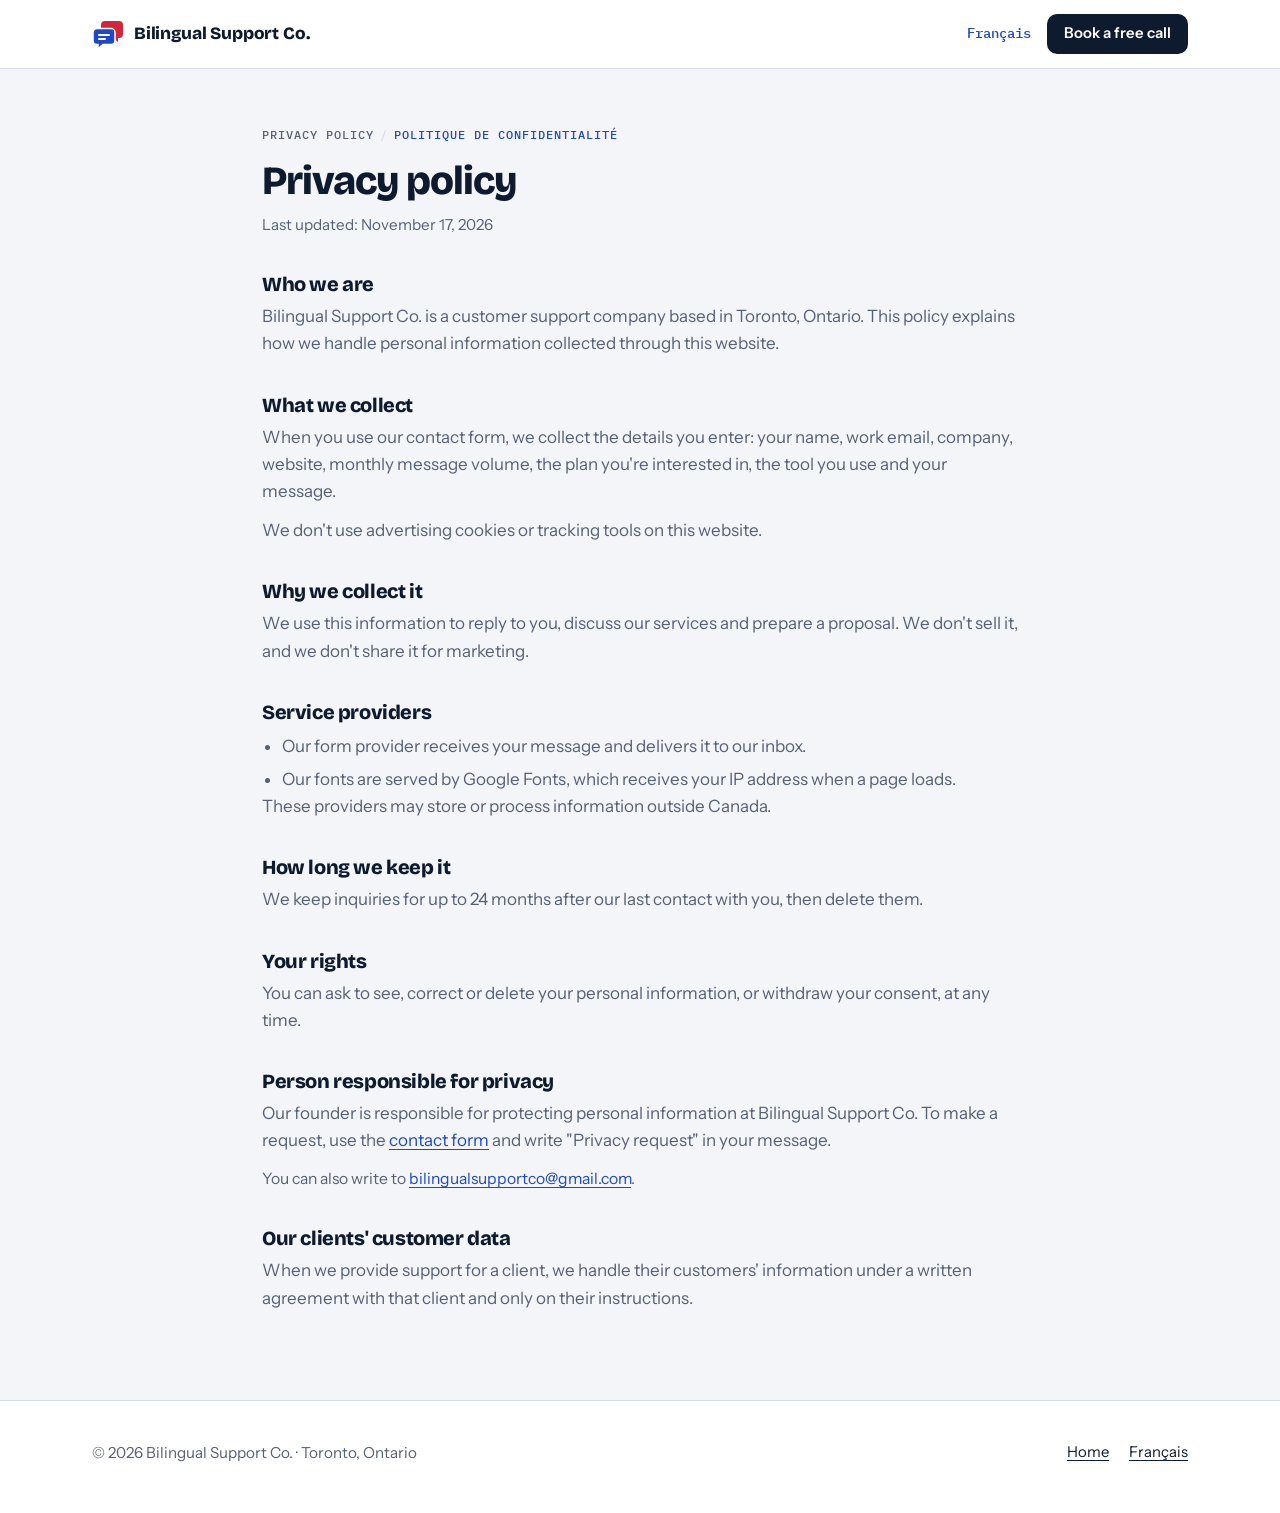
<file: privacy.html>
<!DOCTYPE html>
<html lang="en-CA">
<head>
<meta charset="utf-8">
<title>Privacy policy | Bilingual Support Co.</title>
<meta name="viewport" content="width=device-width, initial-scale=1, viewport-fit=cover">
<meta name="claude:viewport-fit-sides" content="cover">
<meta name="description" content="How Bilingual Support Co. handles personal information collected through this website.">
<meta name="theme-color" content="#0e1a2e">
<link rel="icon" href="assets/favicon.svg" type="image/svg+xml">
<link rel="preconnect" href="https://fonts.googleapis.com">
<link rel="preconnect" href="https://fonts.gstatic.com" crossorigin>
<link rel="stylesheet" href="https://fonts.googleapis.com/css2?family=Bricolage+Grotesque:opsz,wght@12..96,600..800&family=IBM+Plex+Mono:wght@400;500;600&family=Instrument+Sans:wght@400..600&display=swap">
<link rel="stylesheet" href="assets/styles.css">
</head>
<body>
<a class="skip" href="#main">Skip to content</a>

<header class="site-header">
  <div class="wrap">
    <a class="brand" href="index.html" aria-label="Bilingual Support Co. home">
      <svg viewBox="0 0 32 32" aria-hidden="true"><path class="mark-back" d="M13 3h14a4 4 0 0 1 4 4v9a4 4 0 0 1-4 4h-1v4l-5-4h-8a4 4 0 0 1-4-4V7a4 4 0 0 1 4-4z"/><path class="mark-front" stroke-width="1.5" d="M5 10.5h14a4 4 0 0 1 4 4v8a4 4 0 0 1-4 4h-8l-5 4v-4H5a4 4 0 0 1-4-4v-8a4 4 0 0 1 4-4z"/><path class="mark-line" fill="none" stroke-width="2" stroke-linecap="round" d="M7 17h10M7 21h6"/></svg>
      <span class="brand-text">Bilingual Support Co.</span>
    </a>
    <div class="header-actions">
      <a class="lang-switch" href="fr/confidentialite.html" hreflang="fr-CA" lang="fr-CA">Français</a>
      <a class="btn btn-primary btn-small" href="index.html#contact"><span class="long">Book a free call</span><span class="short">Book a call</span></a>
    </div>
  </div>
</header>

<main id="main" class="legal" data-page-lang="en">
  <div class="wrap">
    <p class="label"><span>Privacy policy</span><span class="alt" lang="fr-CA">Politique de confidentialité</span></p>
    <h1>Privacy policy</h1>
    <p class="updated">Last updated: November 17, 2026</p>

    <h2>Who we are</h2>
    <p>Bilingual Support Co. is a customer support company based in Toronto, Ontario. This policy explains how we handle personal information collected through this website.</p>

    <h2>What we collect</h2>
    <p>When you use our contact form, we collect the details you enter: your name, work email, company, website, monthly message volume, the plan you're interested in, the tool you use and your message.</p>
    <p>We don't use advertising cookies or tracking tools on this website.</p>

    <h2>Why we collect it</h2>
    <p>We use this information to reply to you, discuss our services and prepare a proposal. We don't sell it, and we don't share it for marketing.</p>

    <h2>Service providers</h2>
    <ul>
      <li>Our form provider receives your message and delivers it to our inbox.</li>
      <li>Our fonts are served by Google Fonts, which receives your IP address when a page loads.</li>
    </ul>
    <p>These providers may store or process information outside Canada.</p>

    <h2>How long we keep it</h2>
    <p>We keep inquiries for up to 24 months after our last contact with you, then delete them.</p>

    <h2>Your rights</h2>
    <p>You can ask to see, correct or delete your personal information, or withdraw your consent, at any time.</p>

    <h2>Person responsible for privacy</h2>
    <p>Our founder is responsible for protecting personal information at Bilingual Support Co. To make a request, use the <a href="index.html#contact">contact form</a> and write "Privacy request" in your message.</p>
    <p class="email-line" data-email-line hidden>You can also write to <a data-email href="#"></a>.</p>

    <h2>Our clients' customer data</h2>
    <p>When we provide support for a client, we handle their customers' information under a written agreement with that client and only on their instructions.</p>
  </div>
</main>

<footer class="site-footer">
  <div class="wrap">
    <div class="foot-copy">
      <p class="copyright">© <span data-year>2026</span> Bilingual Support Co. · Toronto, Ontario</p>
    </div>
    <nav class="foot-links" aria-label="Footer">
      <a href="index.html">Home</a>
      <a href="fr/confidentialite.html" hreflang="fr-CA" lang="fr-CA">Français</a>
    </nav>
  </div>
</footer>

<script src="assets/site.js" defer></script>
</body>
</html>
</file>
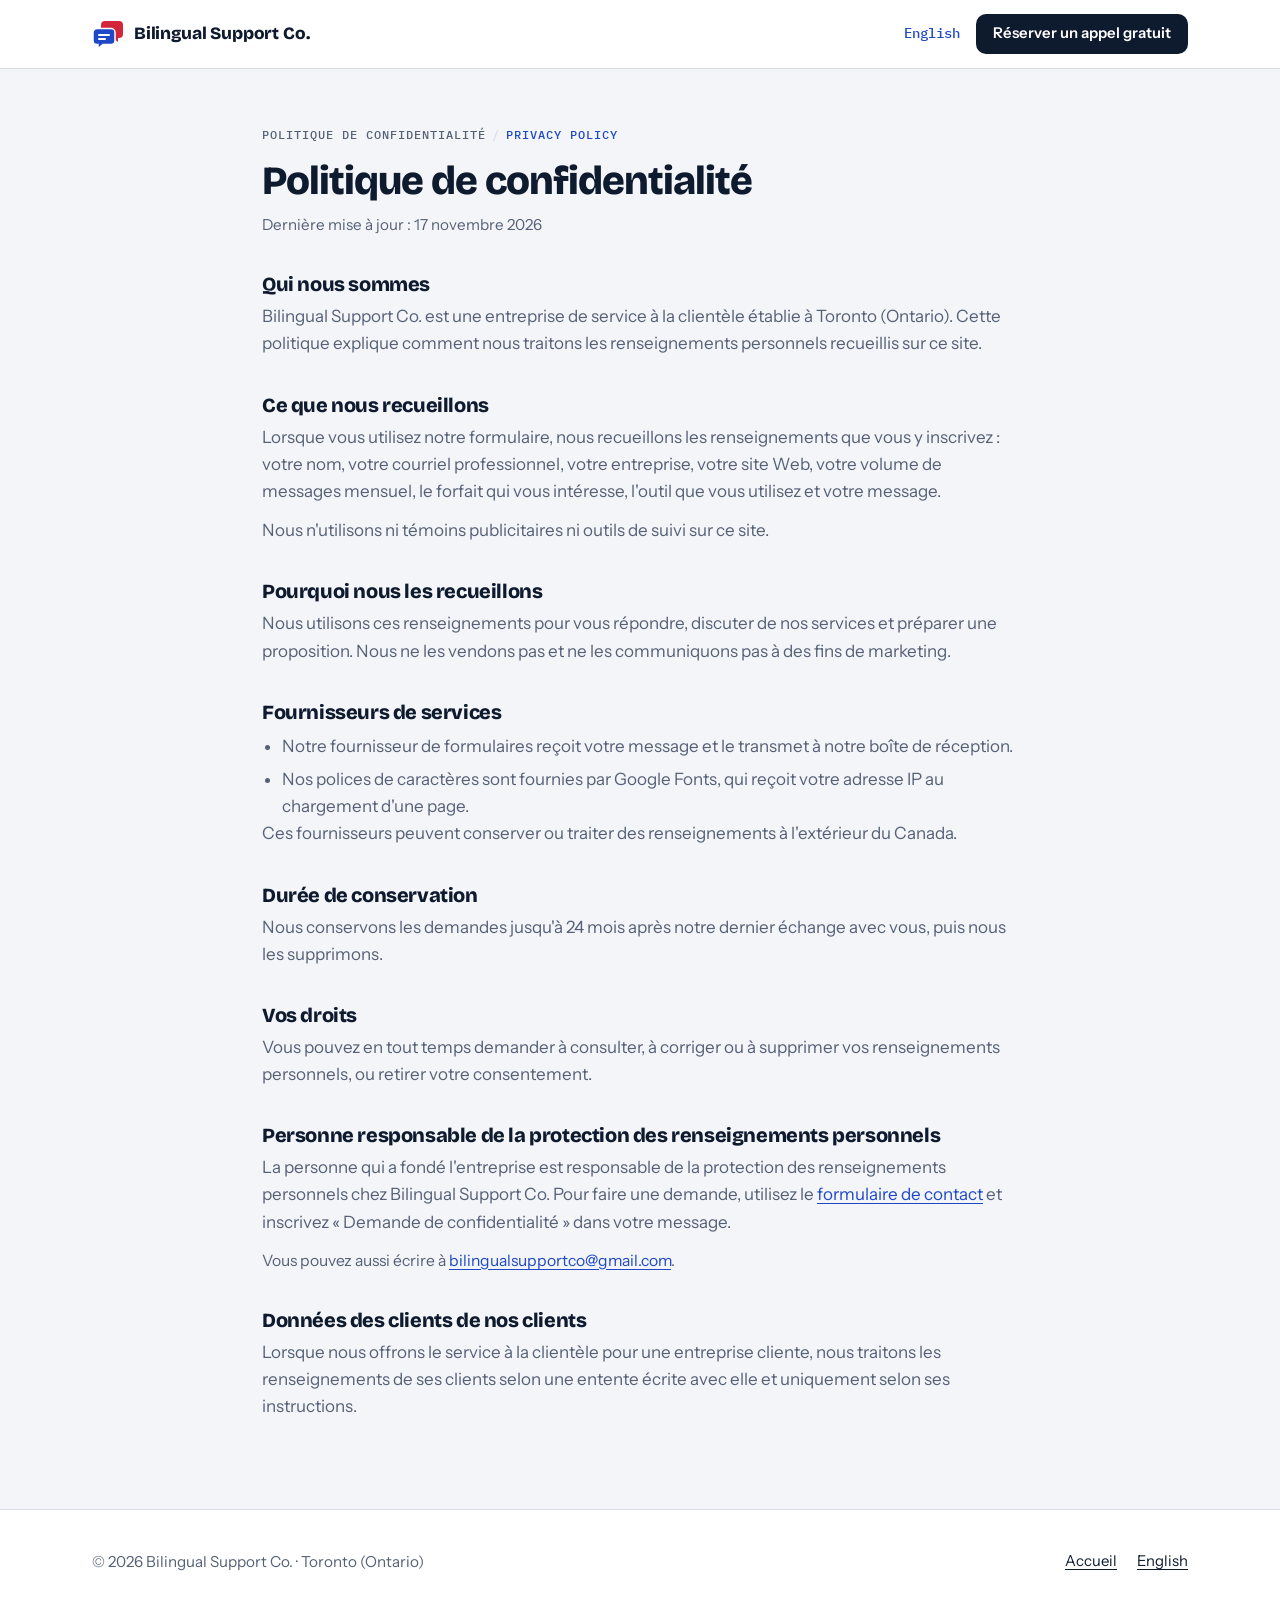
<file: fr/confidentialite.html>
<!DOCTYPE html>
<html lang="fr-CA">
<head>
<meta charset="utf-8">
<title>Politique de confidentialité | Bilingual Support Co.</title>
<meta name="viewport" content="width=device-width, initial-scale=1, viewport-fit=cover">
<meta name="claude:viewport-fit-sides" content="cover">
<meta name="description" content="Comment Bilingual Support Co. traite les renseignements personnels recueillis sur ce site.">
<meta name="theme-color" content="#0e1a2e">
<link rel="icon" href="../assets/favicon.svg" type="image/svg+xml">
<link rel="preconnect" href="https://fonts.googleapis.com">
<link rel="preconnect" href="https://fonts.gstatic.com" crossorigin>
<link rel="stylesheet" href="https://fonts.googleapis.com/css2?family=Bricolage+Grotesque:opsz,wght@12..96,600..800&family=IBM+Plex+Mono:wght@400;500;600&family=Instrument+Sans:wght@400..600&display=swap">
<link rel="stylesheet" href="../assets/styles.css">
</head>
<body>
<a class="skip" href="#main">Aller au contenu</a>

<header class="site-header">
  <div class="wrap">
    <a class="brand" href="index.html" aria-label="Bilingual Support Co., accueil">
      <svg viewBox="0 0 32 32" aria-hidden="true"><path class="mark-back" d="M13 3h14a4 4 0 0 1 4 4v9a4 4 0 0 1-4 4h-1v4l-5-4h-8a4 4 0 0 1-4-4V7a4 4 0 0 1 4-4z"/><path class="mark-front" stroke-width="1.5" d="M5 10.5h14a4 4 0 0 1 4 4v8a4 4 0 0 1-4 4h-8l-5 4v-4H5a4 4 0 0 1-4-4v-8a4 4 0 0 1 4-4z"/><path class="mark-line" fill="none" stroke-width="2" stroke-linecap="round" d="M7 17h10M7 21h6"/></svg>
      <span class="brand-text">Bilingual Support Co.</span>
    </a>
    <div class="header-actions">
      <a class="lang-switch" href="../privacy.html" hreflang="en-CA" lang="en-CA">English</a>
      <a class="btn btn-primary btn-small" href="index.html#contact"><span class="long">Réserver un appel gratuit</span><span class="short">Réserver un appel</span></a>
    </div>
  </div>
</header>

<main id="main" class="legal" data-page-lang="fr">
  <div class="wrap">
    <p class="label"><span>Politique de confidentialité</span><span class="alt" lang="en-CA">Privacy policy</span></p>
    <h1>Politique de confidentialité</h1>
    <p class="updated">Dernière mise à jour : 17 novembre 2026</p>

    <h2>Qui nous sommes</h2>
    <p>Bilingual Support Co. est une entreprise de service à la clientèle établie à Toronto (Ontario). Cette politique explique comment nous traitons les renseignements personnels recueillis sur ce site.</p>

    <h2>Ce que nous recueillons</h2>
    <p>Lorsque vous utilisez notre formulaire, nous recueillons les renseignements que vous y inscrivez : votre nom, votre courriel professionnel, votre entreprise, votre site Web, votre volume de messages mensuel, le forfait qui vous intéresse, l'outil que vous utilisez et votre message.</p>
    <p>Nous n'utilisons ni témoins publicitaires ni outils de suivi sur ce site.</p>

    <h2>Pourquoi nous les recueillons</h2>
    <p>Nous utilisons ces renseignements pour vous répondre, discuter de nos services et préparer une proposition. Nous ne les vendons pas et ne les communiquons pas à des fins de marketing.</p>

    <h2>Fournisseurs de services</h2>
    <ul>
      <li>Notre fournisseur de formulaires reçoit votre message et le transmet à notre boîte de réception.</li>
      <li>Nos polices de caractères sont fournies par Google Fonts, qui reçoit votre adresse IP au chargement d'une page.</li>
    </ul>
    <p>Ces fournisseurs peuvent conserver ou traiter des renseignements à l'extérieur du Canada.</p>

    <h2>Durée de conservation</h2>
    <p>Nous conservons les demandes jusqu'à 24 mois après notre dernier échange avec vous, puis nous les supprimons.</p>

    <h2>Vos droits</h2>
    <p>Vous pouvez en tout temps demander à consulter, à corriger ou à supprimer vos renseignements personnels, ou retirer votre consentement.</p>

    <h2>Personne responsable de la protection des renseignements personnels</h2>
    <p>La personne qui a fondé l'entreprise est responsable de la protection des renseignements personnels chez Bilingual Support Co. Pour faire une demande, utilisez le <a href="index.html#contact">formulaire de contact</a> et inscrivez « Demande de confidentialité » dans votre message.</p>
    <p class="email-line" data-email-line hidden>Vous pouvez aussi écrire à <a data-email href="#"></a>.</p>

    <h2>Données des clients de nos clients</h2>
    <p>Lorsque nous offrons le service à la clientèle pour une entreprise cliente, nous traitons les renseignements de ses clients selon une entente écrite avec elle et uniquement selon ses instructions.</p>
  </div>
</main>

<footer class="site-footer">
  <div class="wrap">
    <div class="foot-copy">
      <p class="copyright">© <span data-year>2026</span> Bilingual Support Co. · Toronto (Ontario)</p>
    </div>
    <nav class="foot-links" aria-label="Pied de page">
      <a href="index.html">Accueil</a>
      <a href="../privacy.html" hreflang="en-CA" lang="en-CA">English</a>
    </nav>
  </div>
</footer>

<script src="../assets/site.js" defer></script>
</body>
</html>
</file>
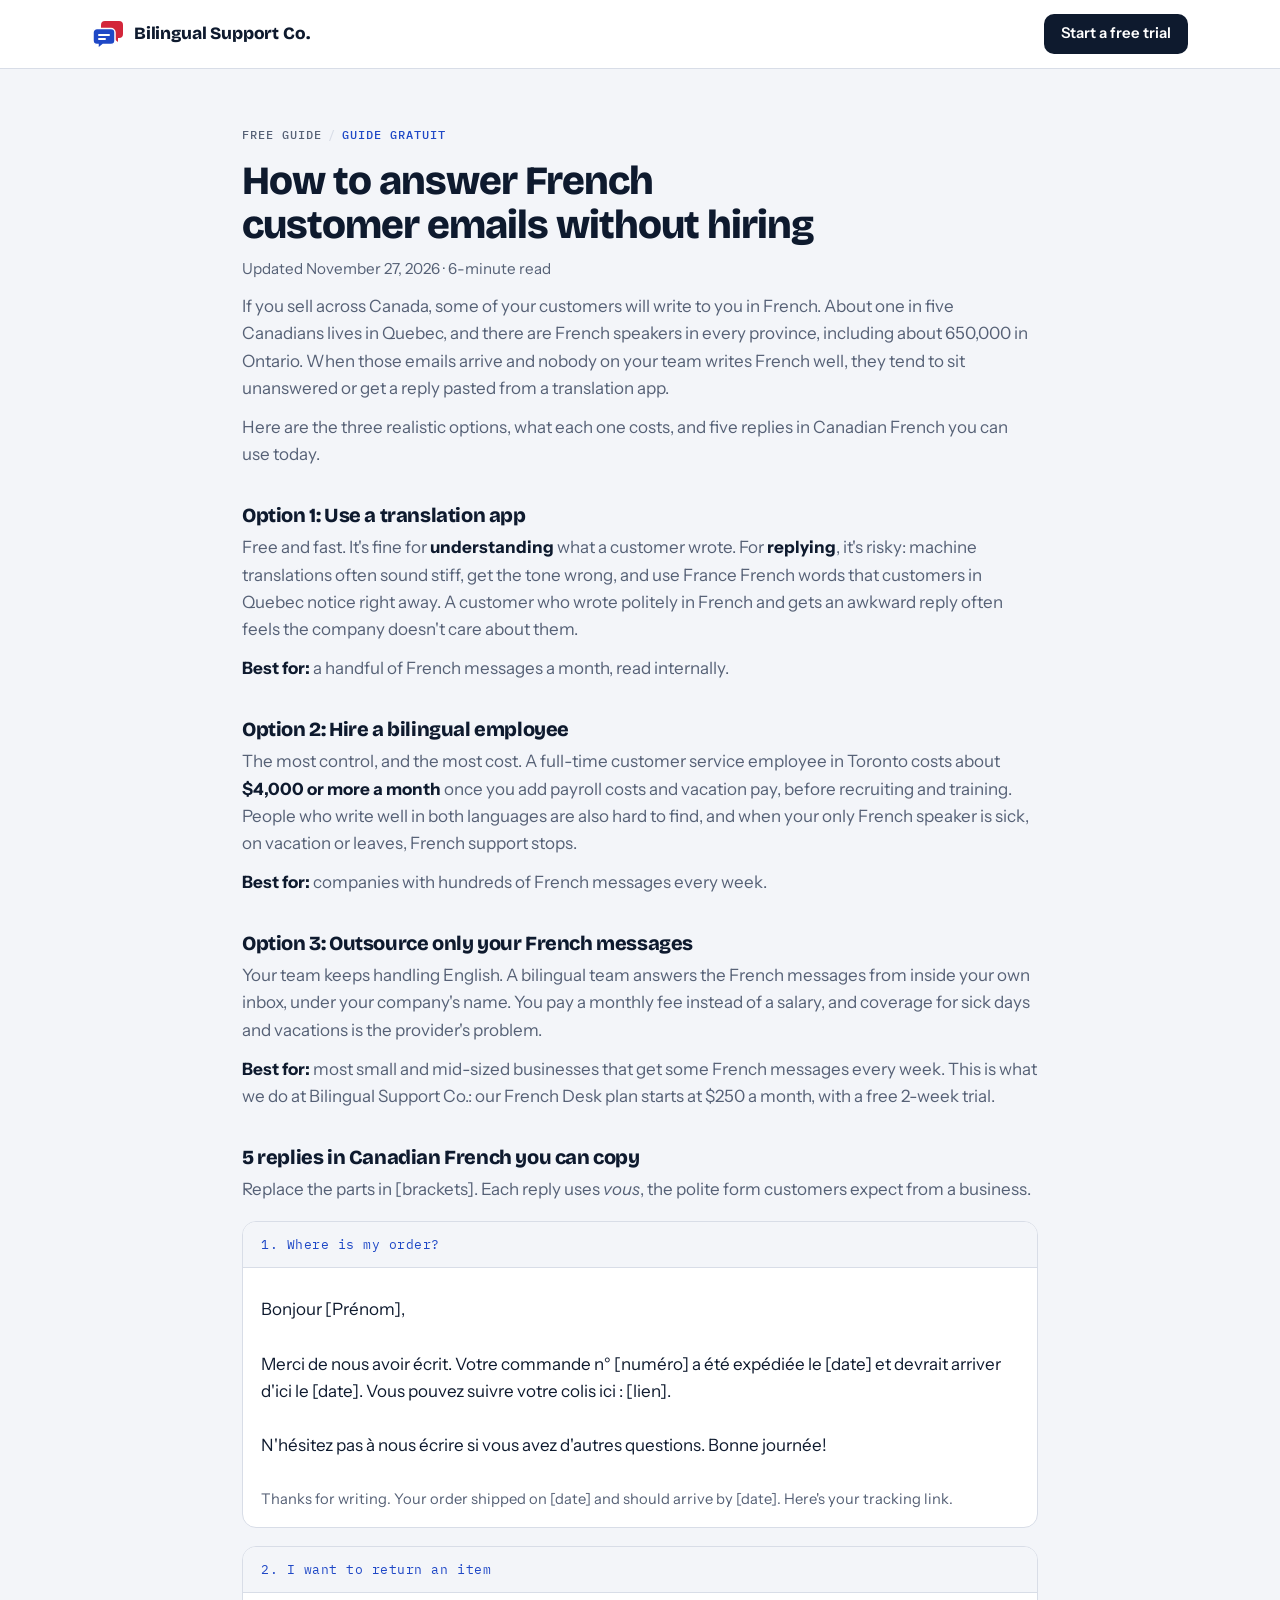
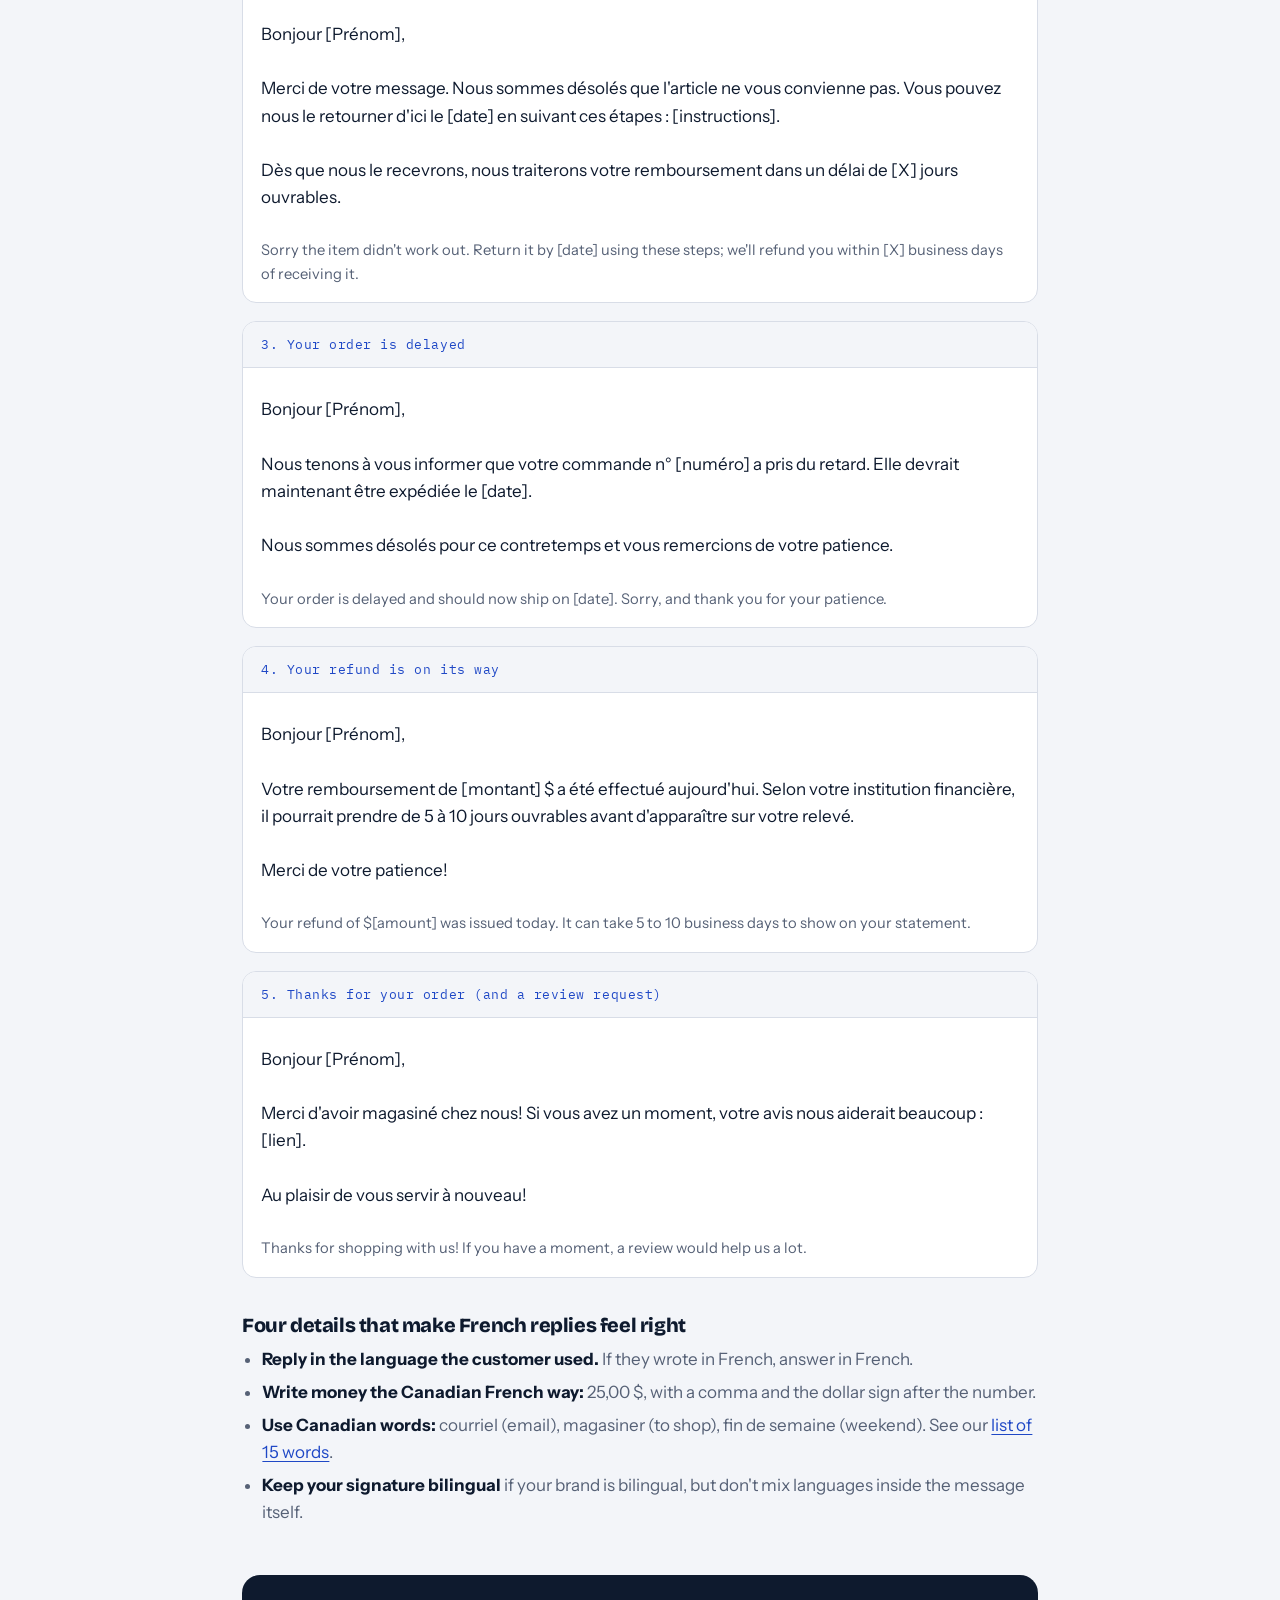
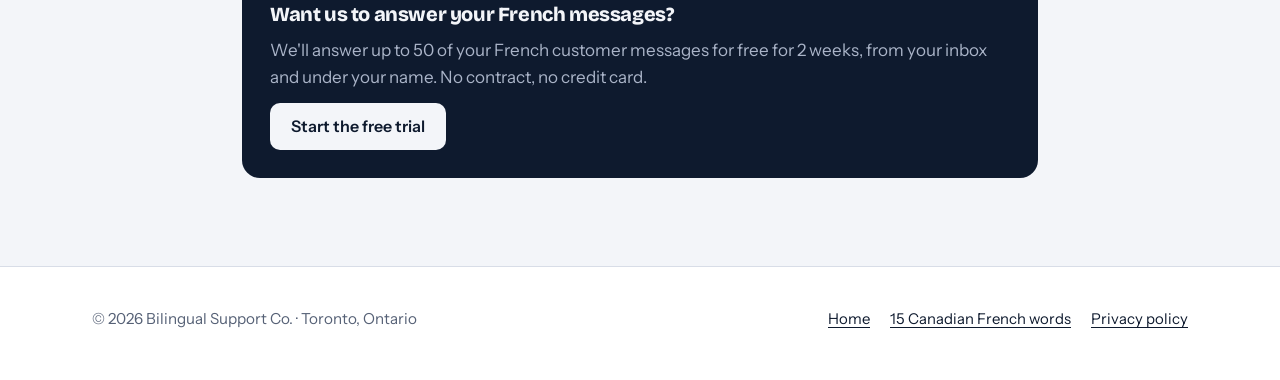
<file: guides/answer-french-customer-emails.html>
<!DOCTYPE html>
<html lang="en-CA">
<head>
<meta charset="utf-8">
<title>How to Answer French Customer Emails Without Hiring | Bilingual Support Co.</title>
<meta name="viewport" content="width=device-width, initial-scale=1, viewport-fit=cover">
<meta name="description" content="Three ways for Canadian businesses to answer customer emails in French, what each costs, and 5 ready-to-use replies in Canadian French.">
<link rel="canonical" href="https://salmaikhou0-source.github.io/Html-atlasflow/guides/answer-french-customer-emails.html">
<meta property="og:type" content="article">
<meta property="og:title" content="How to answer French customer emails without hiring">
<meta property="og:description" content="Three options, what they cost, and 5 ready-to-use replies in Canadian French.">
<meta name="theme-color" content="#0e1a2e">
<link rel="icon" href="../assets/favicon.svg" type="image/svg+xml">
<link rel="preconnect" href="https://fonts.googleapis.com">
<link rel="preconnect" href="https://fonts.gstatic.com" crossorigin>
<link rel="stylesheet" href="https://fonts.googleapis.com/css2?family=Bricolage+Grotesque:opsz,wght@12..96,600..800&family=IBM+Plex+Mono:wght@400;500;600&family=Instrument+Sans:wght@400..600&display=swap">
<link rel="stylesheet" href="../assets/styles.css">
</head>
<body>
<a class="skip" href="#main">Skip to content</a>

<header class="site-header">
  <div class="wrap">
    <a class="brand" href="../index.html" aria-label="Bilingual Support Co. home">
      <svg viewBox="0 0 32 32" aria-hidden="true"><path class="mark-back" d="M13 3h14a4 4 0 0 1 4 4v9a4 4 0 0 1-4 4h-1v4l-5-4h-8a4 4 0 0 1-4-4V7a4 4 0 0 1 4-4z"/><path class="mark-front" stroke-width="1.5" d="M5 10.5h14a4 4 0 0 1 4 4v8a4 4 0 0 1-4 4h-8l-5 4v-4H5a4 4 0 0 1-4-4v-8a4 4 0 0 1 4-4z"/><path class="mark-line" fill="none" stroke-width="2" stroke-linecap="round" d="M7 17h10M7 21h6"/></svg>
      <span class="brand-text">Bilingual Support Co.</span>
    </a>
    <div class="header-actions">
      <a class="btn btn-primary btn-small" href="../index.html#contact"><span class="long">Start a free trial</span><span class="short">Free trial</span></a>
    </div>
  </div>
</header>

<main id="main" class="legal guide" data-page-lang="en">
  <div class="wrap">
    <p class="label"><span>Free guide</span><span class="alt" lang="fr-CA">Guide gratuit</span></p>
    <h1>How to answer French customer emails without hiring</h1>
    <p class="updated">Updated November 27, 2026 · 6-minute read</p>

    <p>If you sell across Canada, some of your customers will write to you in French. About one in five Canadians lives in Quebec, and there are French speakers in every province, including about 650,000 in Ontario. When those emails arrive and nobody on your team writes French well, they tend to sit unanswered or get a reply pasted from a translation app.</p>
    <p>Here are the three realistic options, what each one costs, and five replies in Canadian French you can use today.</p>

    <h2>Option 1: Use a translation app</h2>
    <p>Free and fast. It's fine for <strong>understanding</strong> what a customer wrote. For <strong>replying</strong>, it's risky: machine translations often sound stiff, get the tone wrong, and use France French words that customers in Quebec notice right away. A customer who wrote politely in French and gets an awkward reply often feels the company doesn't care about them.</p>
    <p><strong>Best for:</strong> a handful of French messages a month, read internally.</p>

    <h2>Option 2: Hire a bilingual employee</h2>
    <p>The most control, and the most cost. A full-time customer service employee in Toronto costs about <strong>$4,000 or more a month</strong> once you add payroll costs and vacation pay, before recruiting and training. People who write well in both languages are also hard to find, and when your only French speaker is sick, on vacation or leaves, French support stops.</p>
    <p><strong>Best for:</strong> companies with hundreds of French messages every week.</p>

    <h2>Option 3: Outsource only your French messages</h2>
    <p>Your team keeps handling English. A bilingual team answers the French messages from inside your own inbox, under your company's name. You pay a monthly fee instead of a salary, and coverage for sick days and vacations is the provider's problem.</p>
    <p><strong>Best for:</strong> most small and mid-sized businesses that get some French messages every week. This is what we do at Bilingual Support Co.: our French Desk plan starts at $250 a month, with a free 2-week trial.</p>

    <h2>5 replies in Canadian French you can copy</h2>
    <p>Replace the parts in [brackets]. Each reply uses <em>vous</em>, the polite form customers expect from a business.</p>

    <div class="template">
      <p class="template-name">1. Where is my order?</p>
      <p class="template-fr" lang="fr-CA">Bonjour [Prénom],<br><br>Merci de nous avoir écrit. Votre commande n° [numéro] a été expédiée le [date] et devrait arriver d'ici le [date]. Vous pouvez suivre votre colis ici : [lien].<br><br>N'hésitez pas à nous écrire si vous avez d'autres questions. Bonne journée!</p>
      <p class="template-en">Thanks for writing. Your order shipped on [date] and should arrive by [date]. Here's your tracking link.</p>
    </div>

    <div class="template">
      <p class="template-name">2. I want to return an item</p>
      <p class="template-fr" lang="fr-CA">Bonjour [Prénom],<br><br>Merci de votre message. Nous sommes désolés que l'article ne vous convienne pas. Vous pouvez nous le retourner d'ici le [date] en suivant ces étapes : [instructions].<br><br>Dès que nous le recevrons, nous traiterons votre remboursement dans un délai de [X] jours ouvrables.</p>
      <p class="template-en">Sorry the item didn't work out. Return it by [date] using these steps; we'll refund you within [X] business days of receiving it.</p>
    </div>

    <div class="template">
      <p class="template-name">3. Your order is delayed</p>
      <p class="template-fr" lang="fr-CA">Bonjour [Prénom],<br><br>Nous tenons à vous informer que votre commande n° [numéro] a pris du retard. Elle devrait maintenant être expédiée le [date].<br><br>Nous sommes désolés pour ce contretemps et vous remercions de votre patience.</p>
      <p class="template-en">Your order is delayed and should now ship on [date]. Sorry, and thank you for your patience.</p>
    </div>

    <div class="template">
      <p class="template-name">4. Your refund is on its way</p>
      <p class="template-fr" lang="fr-CA">Bonjour [Prénom],<br><br>Votre remboursement de [montant] $ a été effectué aujourd'hui. Selon votre institution financière, il pourrait prendre de 5 à 10 jours ouvrables avant d'apparaître sur votre relevé.<br><br>Merci de votre patience!</p>
      <p class="template-en">Your refund of $[amount] was issued today. It can take 5 to 10 business days to show on your statement.</p>
    </div>

    <div class="template">
      <p class="template-name">5. Thanks for your order (and a review request)</p>
      <p class="template-fr" lang="fr-CA">Bonjour [Prénom],<br><br>Merci d'avoir magasiné chez nous! Si vous avez un moment, votre avis nous aiderait beaucoup : [lien].<br><br>Au plaisir de vous servir à nouveau!</p>
      <p class="template-en">Thanks for shopping with us! If you have a moment, a review would help us a lot.</p>
    </div>

    <h2>Four details that make French replies feel right</h2>
    <ul>
      <li><strong>Reply in the language the customer used.</strong> If they wrote in French, answer in French.</li>
      <li><strong>Write money the Canadian French way:</strong> <span lang="fr-CA">25,00 $</span>, with a comma and the dollar sign after the number.</li>
      <li><strong>Use Canadian words:</strong> <span lang="fr-CA">courriel</span> (email), <span lang="fr-CA">magasiner</span> (to shop), <span lang="fr-CA">fin de semaine</span> (weekend). See our <a href="canadian-french-customer-service-words.html">list of 15 words</a>.</li>
      <li><strong>Keep your signature bilingual</strong> if your brand is bilingual, but don't mix languages inside the message itself.</li>
    </ul>

    <div class="guide-cta">
      <h2>Want us to answer your French messages?</h2>
      <p>We'll answer up to 50 of your French customer messages for free for 2 weeks, from your inbox and under your name. No contract, no credit card.</p>
      <a class="btn btn-primary" href="../index.html#contact">Start the free trial</a>
    </div>
  </div>
</main>

<footer class="site-footer">
  <div class="wrap">
    <div class="foot-copy">
      <p class="copyright">© <span data-year>2026</span> Bilingual Support Co. · Toronto, Ontario</p>
    </div>
    <nav class="foot-links" aria-label="Footer">
      <a href="../index.html">Home</a>
      <a href="canadian-french-customer-service-words.html">15 Canadian French words</a>
      <a href="../privacy.html">Privacy policy</a>
    </nav>
  </div>
</footer>

<script src="../assets/site.js" defer></script>
</body>
</html>
</file>
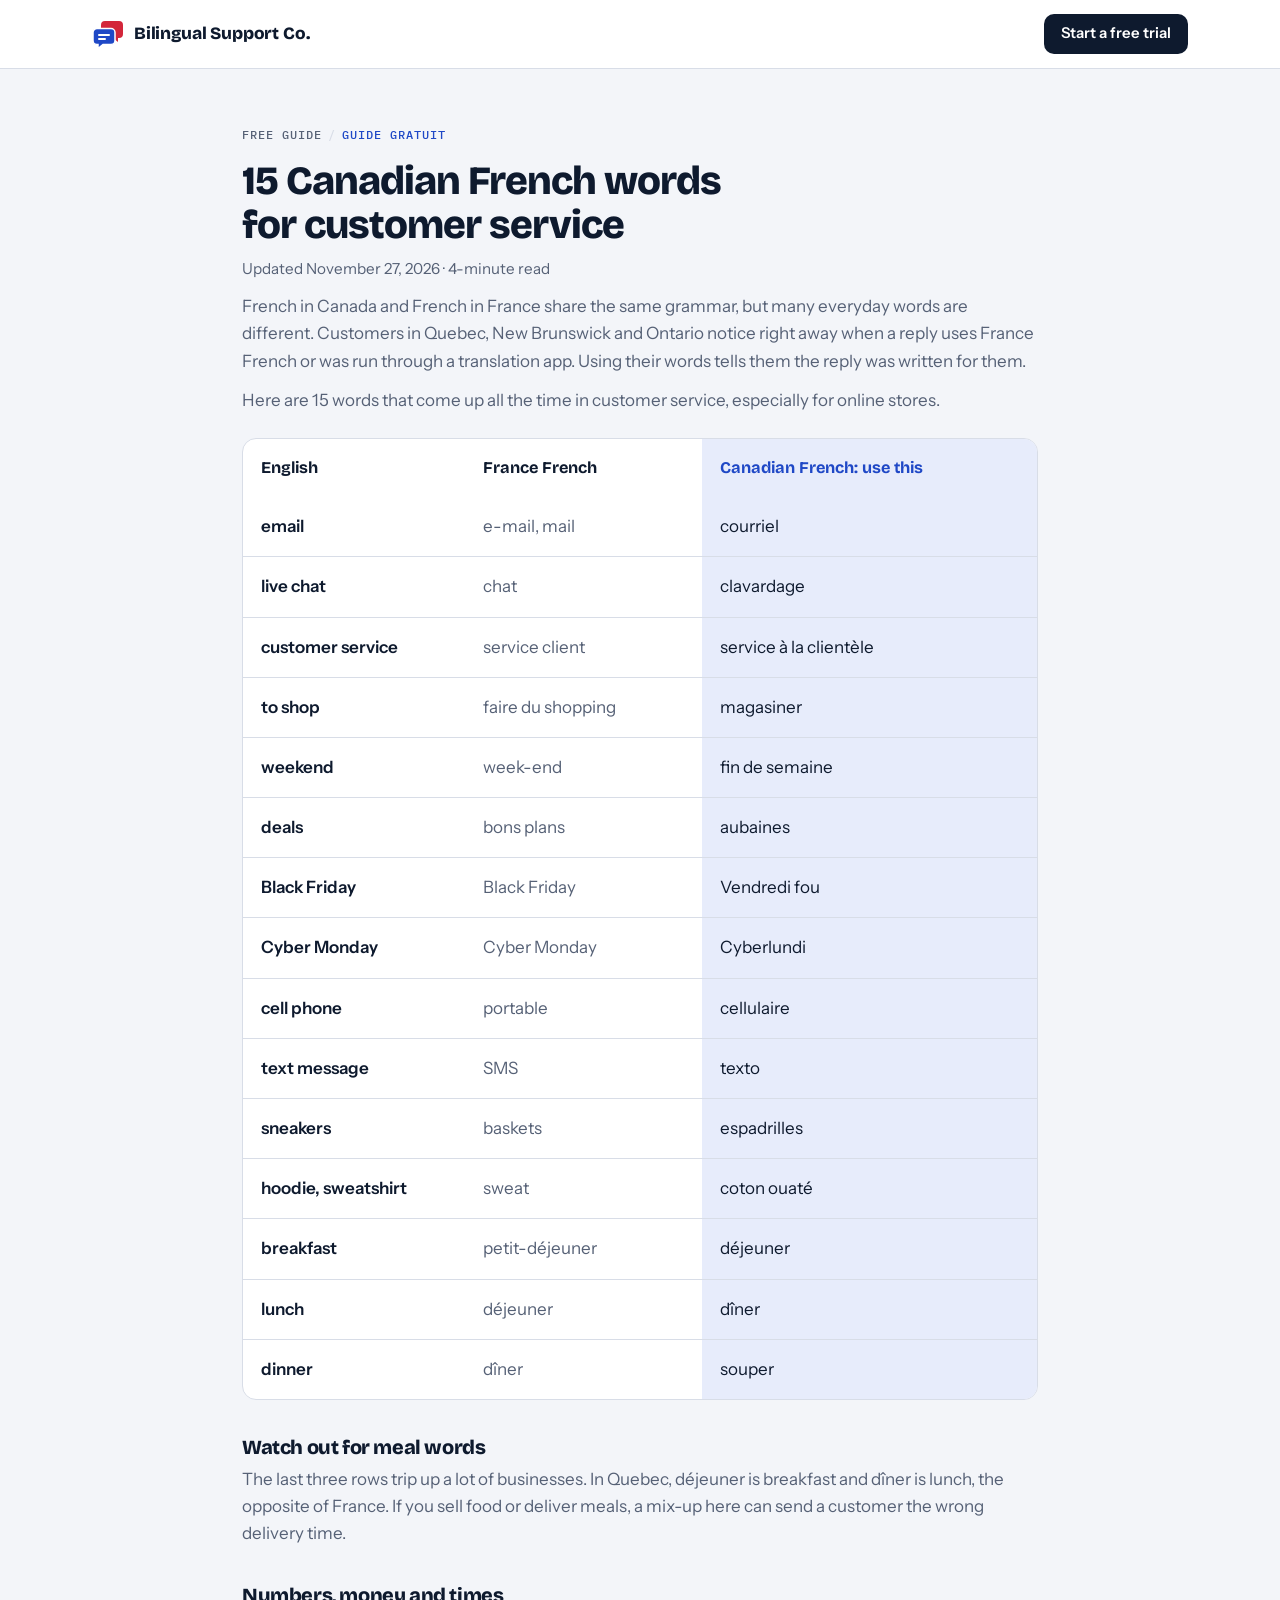
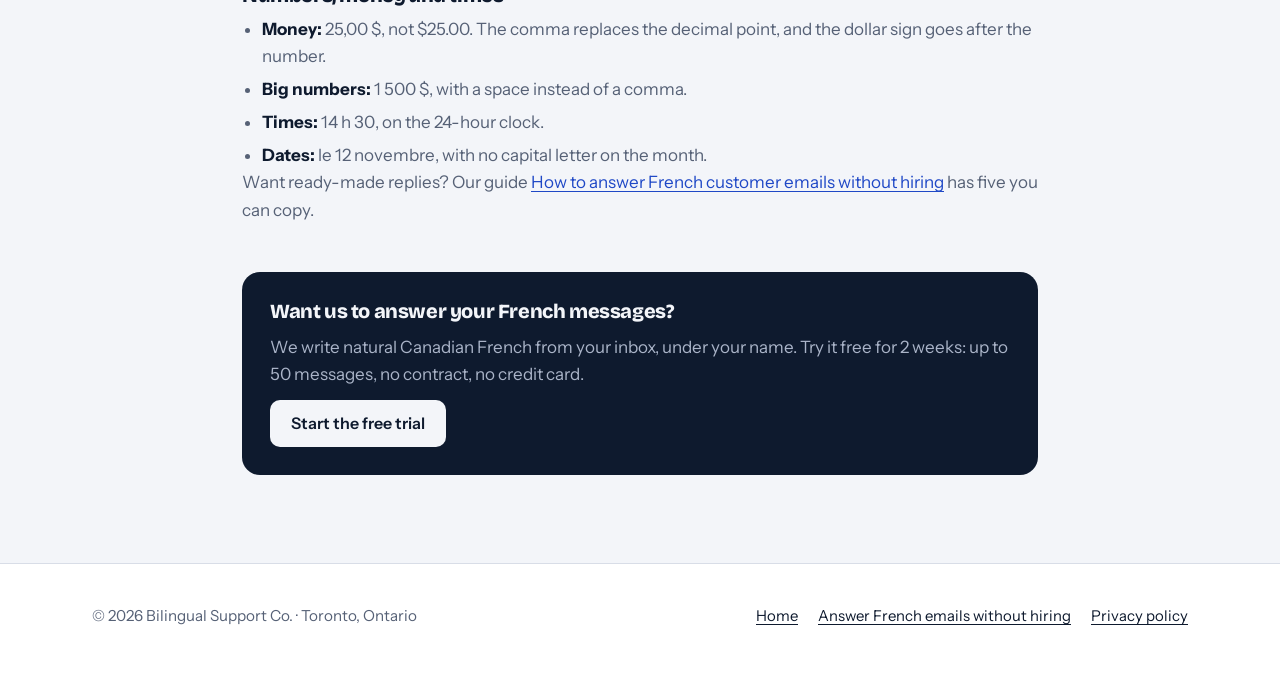
<file: guides/canadian-french-customer-service-words.html>
<!DOCTYPE html>
<html lang="en-CA">
<head>
<meta charset="utf-8">
<title>15 Canadian French Words for Customer Service | Bilingual Support Co.</title>
<meta name="viewport" content="width=device-width, initial-scale=1, viewport-fit=cover">
<meta name="description" content="France French and Canadian French use different words for email, weekend, shopping and more. 15 words to get right when you reply to customers in Quebec and across Canada.">
<link rel="canonical" href="https://salmaikhou0-source.github.io/Html-atlasflow/guides/canadian-french-customer-service-words.html">
<meta property="og:type" content="article">
<meta property="og:title" content="15 Canadian French words for customer service">
<meta property="og:description" content="Courriel, not e-mail. Magasiner, not faire du shopping. 15 words your French-Canadian customers notice.">
<meta name="theme-color" content="#0e1a2e">
<link rel="icon" href="../assets/favicon.svg" type="image/svg+xml">
<link rel="preconnect" href="https://fonts.googleapis.com">
<link rel="preconnect" href="https://fonts.gstatic.com" crossorigin>
<link rel="stylesheet" href="https://fonts.googleapis.com/css2?family=Bricolage+Grotesque:opsz,wght@12..96,600..800&family=IBM+Plex+Mono:wght@400;500;600&family=Instrument+Sans:wght@400..600&display=swap">
<link rel="stylesheet" href="../assets/styles.css">
</head>
<body>
<a class="skip" href="#main">Skip to content</a>

<header class="site-header">
  <div class="wrap">
    <a class="brand" href="../index.html" aria-label="Bilingual Support Co. home">
      <svg viewBox="0 0 32 32" aria-hidden="true"><path class="mark-back" d="M13 3h14a4 4 0 0 1 4 4v9a4 4 0 0 1-4 4h-1v4l-5-4h-8a4 4 0 0 1-4-4V7a4 4 0 0 1 4-4z"/><path class="mark-front" stroke-width="1.5" d="M5 10.5h14a4 4 0 0 1 4 4v8a4 4 0 0 1-4 4h-8l-5 4v-4H5a4 4 0 0 1-4-4v-8a4 4 0 0 1 4-4z"/><path class="mark-line" fill="none" stroke-width="2" stroke-linecap="round" d="M7 17h10M7 21h6"/></svg>
      <span class="brand-text">Bilingual Support Co.</span>
    </a>
    <div class="header-actions">
      <a class="btn btn-primary btn-small" href="../index.html#contact"><span class="long">Start a free trial</span><span class="short">Free trial</span></a>
    </div>
  </div>
</header>

<main id="main" class="legal guide" data-page-lang="en">
  <div class="wrap">
    <p class="label"><span>Free guide</span><span class="alt" lang="fr-CA">Guide gratuit</span></p>
    <h1>15 Canadian French words for customer service</h1>
    <p class="updated">Updated November 27, 2026 · 4-minute read</p>

    <p>French in Canada and French in France share the same grammar, but many everyday words are different. Customers in Quebec, New Brunswick and Ontario notice right away when a reply uses France French or was run through a translation app. Using their words tells them the reply was written for them.</p>
    <p>Here are 15 words that come up all the time in customer service, especially for online stores.</p>

    <div class="table-scroll">
      <table class="compare">
        <thead>
          <tr><th scope="col">English</th><th scope="col">France French</th><th scope="col" class="us">Canadian French: use this</th></tr>
        </thead>
        <tbody lang="fr-CA">
          <tr><th scope="row" lang="en-CA">email</th><td>e-mail, mail</td><td class="us">courriel</td></tr>
          <tr><th scope="row" lang="en-CA">live chat</th><td>chat</td><td class="us">clavardage</td></tr>
          <tr><th scope="row" lang="en-CA">customer service</th><td>service client</td><td class="us">service à la clientèle</td></tr>
          <tr><th scope="row" lang="en-CA">to shop</th><td>faire du shopping</td><td class="us">magasiner</td></tr>
          <tr><th scope="row" lang="en-CA">weekend</th><td>week-end</td><td class="us">fin de semaine</td></tr>
          <tr><th scope="row" lang="en-CA">deals</th><td>bons plans</td><td class="us">aubaines</td></tr>
          <tr><th scope="row" lang="en-CA">Black Friday</th><td>Black Friday</td><td class="us">Vendredi fou</td></tr>
          <tr><th scope="row" lang="en-CA">Cyber Monday</th><td>Cyber Monday</td><td class="us">Cyberlundi</td></tr>
          <tr><th scope="row" lang="en-CA">cell phone</th><td>portable</td><td class="us">cellulaire</td></tr>
          <tr><th scope="row" lang="en-CA">text message</th><td>SMS</td><td class="us">texto</td></tr>
          <tr><th scope="row" lang="en-CA">sneakers</th><td>baskets</td><td class="us">espadrilles</td></tr>
          <tr><th scope="row" lang="en-CA">hoodie, sweatshirt</th><td>sweat</td><td class="us">coton ouaté</td></tr>
          <tr><th scope="row" lang="en-CA">breakfast</th><td>petit-déjeuner</td><td class="us">déjeuner</td></tr>
          <tr><th scope="row" lang="en-CA">lunch</th><td>déjeuner</td><td class="us">dîner</td></tr>
          <tr><th scope="row" lang="en-CA">dinner</th><td>dîner</td><td class="us">souper</td></tr>
        </tbody>
      </table>
    </div>

    <h2>Watch out for meal words</h2>
    <p>The last three rows trip up a lot of businesses. In Quebec, <span lang="fr-CA">déjeuner</span> is breakfast and <span lang="fr-CA">dîner</span> is lunch, the opposite of France. If you sell food or deliver meals, a mix-up here can send a customer the wrong delivery time.</p>

    <h2>Numbers, money and times</h2>
    <ul>
      <li><strong>Money:</strong> <span lang="fr-CA">25,00 $</span>, not $25.00. The comma replaces the decimal point, and the dollar sign goes after the number.</li>
      <li><strong>Big numbers:</strong> <span lang="fr-CA">1 500 $</span>, with a space instead of a comma.</li>
      <li><strong>Times:</strong> <span lang="fr-CA">14 h 30</span>, on the 24-hour clock.</li>
      <li><strong>Dates:</strong> <span lang="fr-CA">le 12 novembre</span>, with no capital letter on the month.</li>
    </ul>

    <p>Want ready-made replies? Our guide <a href="answer-french-customer-emails.html">How to answer French customer emails without hiring</a> has five you can copy.</p>

    <div class="guide-cta">
      <h2>Want us to answer your French messages?</h2>
      <p>We write natural Canadian French from your inbox, under your name. Try it free for 2 weeks: up to 50 messages, no contract, no credit card.</p>
      <a class="btn btn-primary" href="../index.html#contact">Start the free trial</a>
    </div>
  </div>
</main>

<footer class="site-footer">
  <div class="wrap">
    <div class="foot-copy">
      <p class="copyright">© <span data-year>2026</span> Bilingual Support Co. · Toronto, Ontario</p>
    </div>
    <nav class="foot-links" aria-label="Footer">
      <a href="../index.html">Home</a>
      <a href="answer-french-customer-emails.html">Answer French emails without hiring</a>
      <a href="../privacy.html">Privacy policy</a>
    </nav>
  </div>
</footer>

<script src="../assets/site.js" defer></script>
</body>
</html>
</file>
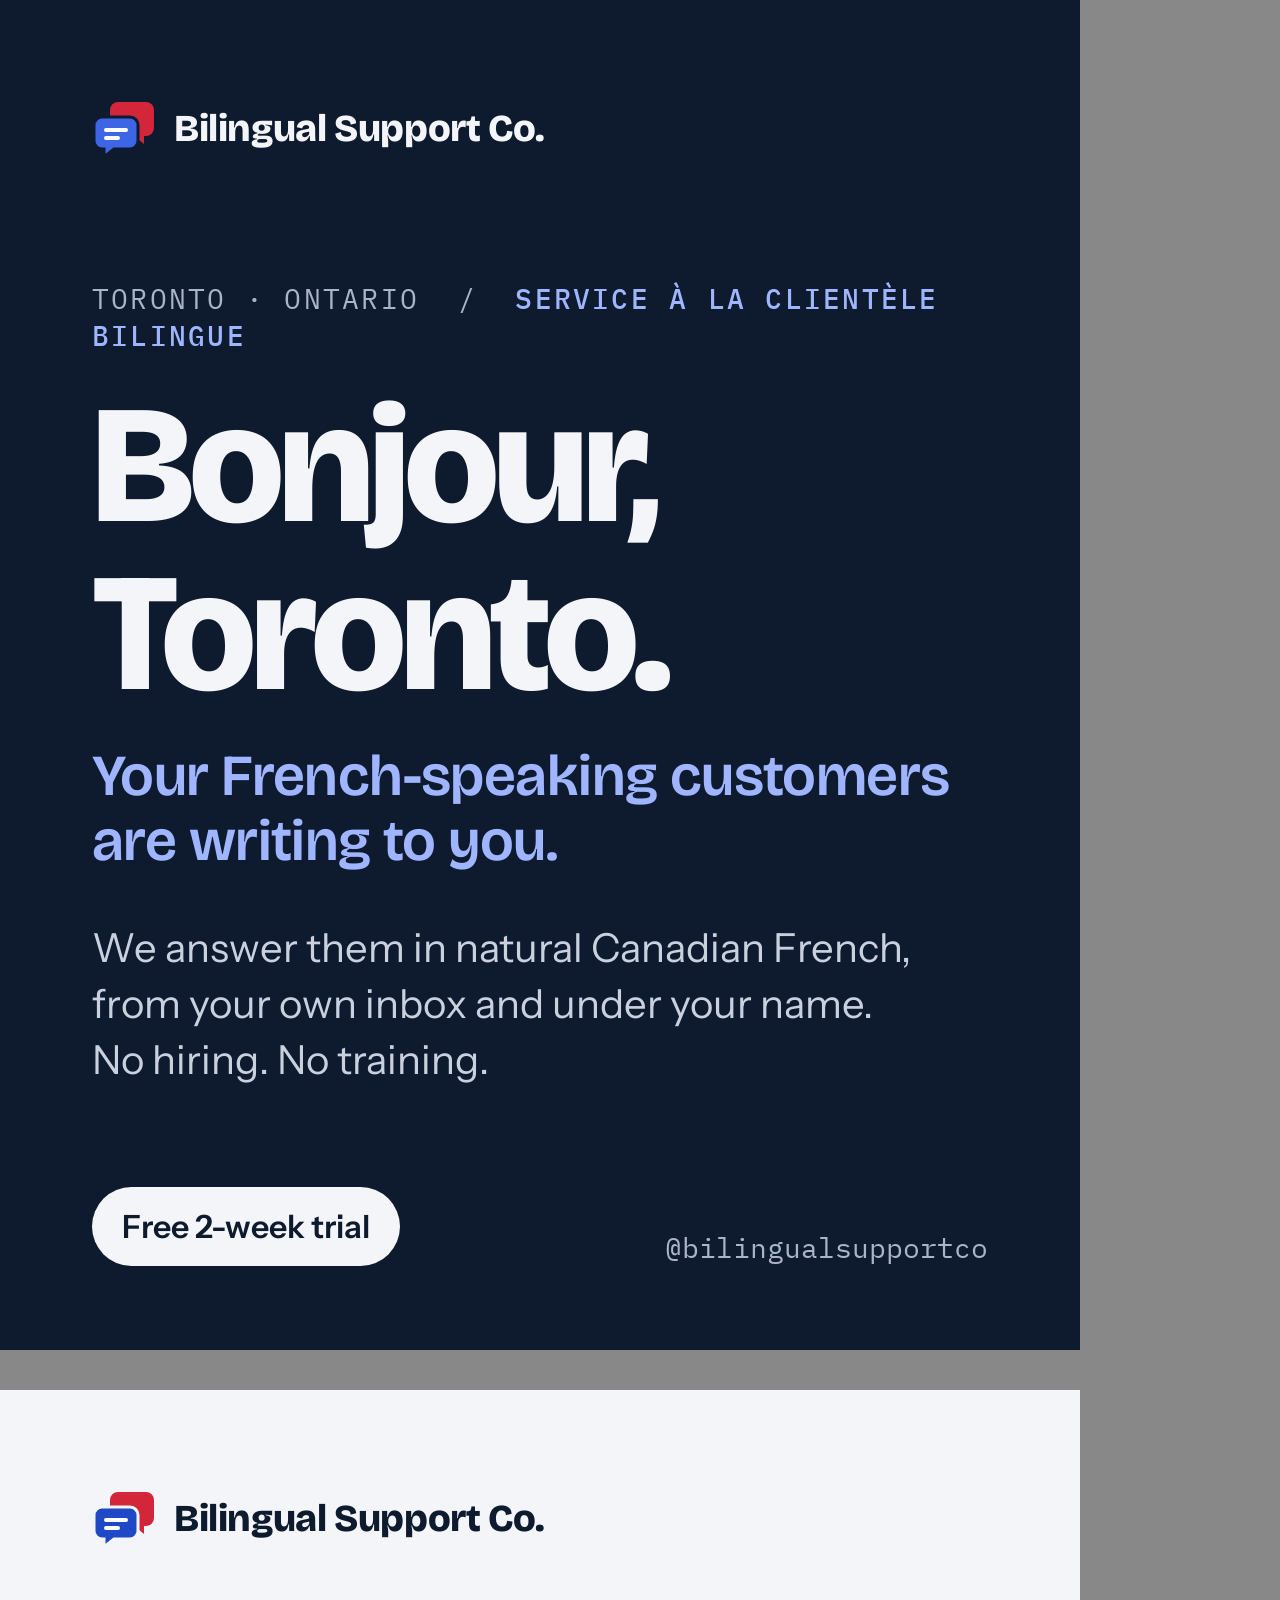
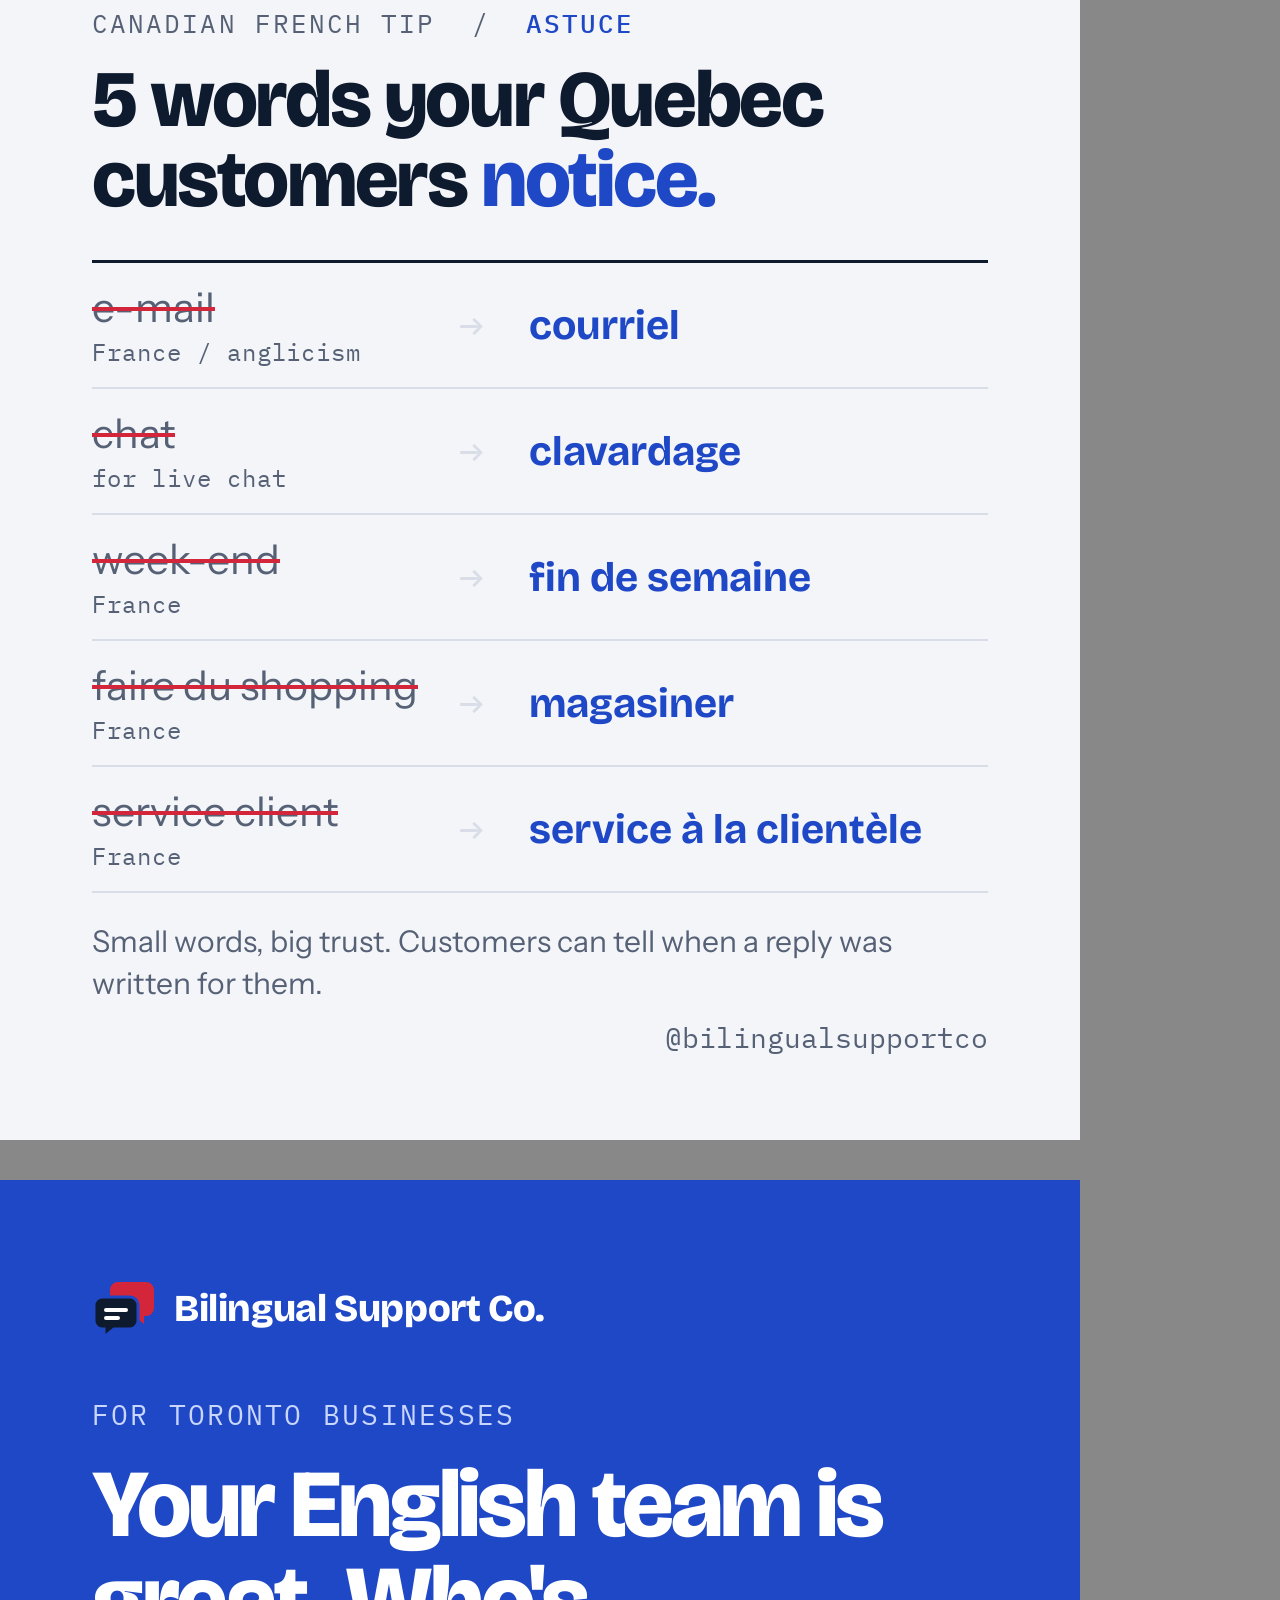
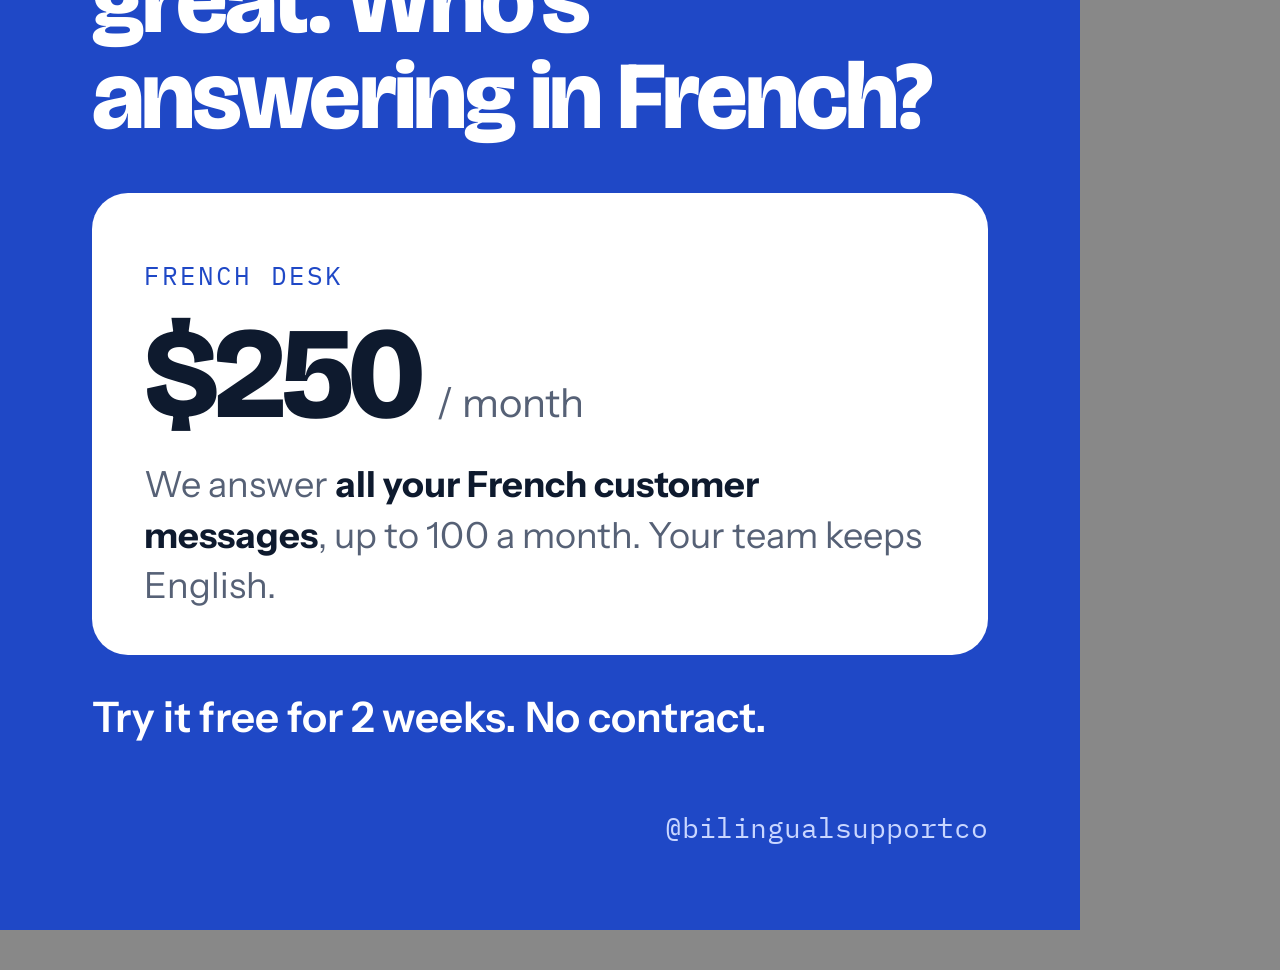
<file: marketing/instagram/posts-source.html>
<!DOCTYPE html>
<html lang="en">
<head>
<meta charset="utf-8">
<link rel="stylesheet" href="https://fonts.googleapis.com/css2?family=Bricolage+Grotesque:opsz,wght@12..96,600..800&family=IBM+Plex+Mono:wght@400;500;600&family=Instrument+Sans:wght@400..600&display=swap">
<style>
  :root { --ink:#0e1a2e; --paper:#f3f5f9; --blue:#1f48c6; --blue-soft:#e7ecfb; --red:#d3263a; --muted:#566176; --line:#d8dde7; }
  * { box-sizing: border-box; margin: 0; }
  body { background: #888; font-family: "Instrument Sans", Arial, sans-serif; }
  .post { width: 1080px; height: 1350px; position: relative; overflow: hidden; display: flex; flex-direction: column; padding: 96px 92px 84px; margin-bottom: 40px; }
  .mono { font-family: "IBM Plex Mono", monospace; letter-spacing: .08em; text-transform: uppercase; }
  .display { font-family: "Bricolage Grotesque", Arial, sans-serif; font-weight: 800; letter-spacing: -.03em; line-height: 1.0; }
  .brand { display: flex; align-items: center; gap: 18px; font-family: "Bricolage Grotesque"; font-weight: 800; font-size: 38px; letter-spacing: -.01em; }
  .brand svg { width: 64px; height: 64px; }
  .foot { margin-top: auto; display: flex; justify-content: space-between; align-items: flex-end; gap: 24px; }
  .handle { font-family: "IBM Plex Mono"; font-size: 28px; }

  /* Post 1 — intro, dark */
  .p1 { background: var(--ink); color: var(--paper); }
  .p1 .label { color: #aab4c8; font-size: 28px; margin-top: 120px; }
  .p1 .label b { color: #9fb5ff; font-weight: 500; }
  .p1 h1 { font-size: 168px; margin-top: 28px; }
  .p1 .echo { font-family: "Bricolage Grotesque"; font-weight: 600; font-size: 58px; color: #9fb5ff; margin-top: 26px; line-height: 1.12; letter-spacing: -.01em; }
  .p1 p.body { font-size: 40px; line-height: 1.4; color: #c9d1df; margin-top: 46px; max-width: 840px; }
  .p1 .pill { background: var(--paper); color: var(--ink); font-weight: 600; font-size: 32px; padding: 20px 30px; border-radius: 999px; }
  .p1 .handle { color: #aab4c8; }

  /* Post 2 — vocabulary, light */
  .p2 { background: var(--paper); color: var(--ink); }
  .p2 .label { color: var(--muted); font-size: 26px; }
  .p2 .label b { color: var(--blue); font-weight: 500; }
  .p2 h1 { font-size: 80px; margin-top: 20px; }
  .p2 h1 span { color: var(--blue); }
  .rows { margin-top: 40px; border-top: 3px solid var(--ink); }
  .row { display: grid; grid-template-columns: 1fr 70px 1.25fr; align-items: center; padding: 19px 0; border-bottom: 2px solid var(--line); font-size: 41px; }
  .row .en { color: var(--muted); } .row .en s { text-decoration-color: var(--red); text-decoration-thickness: 4px; }
  .row .arrow { color: var(--line); font-family: "IBM Plex Mono"; }
  .row .fr { font-family: "Bricolage Grotesque"; font-weight: 700; color: var(--blue); }
  .row .en small { display: block; font-size: 24px; font-family: "IBM Plex Mono"; color: var(--muted); letter-spacing: .04em; margin-top: 4px; }
  .p2 .note { font-size: 30px; color: var(--muted); margin-top: 28px; line-height: 1.4; }
  .p2 .handle { color: var(--muted); }

  /* Post 3 — offer, blue */
  .p3 { background: var(--blue); color: #fff; }
  .p3 .label { color: #c9d6ff; font-size: 28px; }
  .p3 h1 { font-size: 96px; margin-top: 24px; }
  .p3 .card { background: #fff; color: var(--ink); border-radius: 36px; padding: 44px 52px; margin-top: 48px; }
  .p3 .card .mono { color: var(--blue); font-size: 26px; }
  .p3 .price { display: flex; align-items: baseline; gap: 16px; margin-top: 16px; }
  .p3 .price .amt { font-family: "Bricolage Grotesque"; font-weight: 800; font-size: 130px; letter-spacing: -.04em; line-height: 1; }
  .p3 .price .unit { font-size: 40px; color: var(--muted); }
  .p3 .card p { font-size: 36px; line-height: 1.4; color: var(--muted); margin-top: 20px; }
  .p3 .card p strong { color: var(--ink); }
  .p3 .trial { margin-top: 36px; font-size: 42px; font-weight: 600; }
  .p3 .handle { color: #c9d6ff; }
  .mark-back { fill: var(--red); } .mark-front { fill: #3d66e6; stroke: currentColor; }
  .p2 .mark-front { fill: var(--blue); stroke: var(--paper); }
  .p1 .mark-front { stroke: var(--ink); }
  .p3 .mark-front { fill: var(--ink); stroke: var(--blue); }
  .mark-line { stroke: #fff; }
</style>
</head>
<body>

<section class="post p1" id="post1">
  <div class="brand"><svg viewBox="0 0 32 32"><path class="mark-back" d="M13 3h14a4 4 0 0 1 4 4v9a4 4 0 0 1-4 4h-1v4l-5-4h-8a4 4 0 0 1-4-4V7a4 4 0 0 1 4-4z"/><path class="mark-front" stroke-width="1.5" d="M5 10.5h14a4 4 0 0 1 4 4v8a4 4 0 0 1-4 4h-8l-5 4v-4H5a4 4 0 0 1-4-4v-8a4 4 0 0 1 4-4z"/><path class="mark-line" fill="none" stroke-width="2" stroke-linecap="round" d="M7 17h10M7 21h6"/></svg>Bilingual Support Co.</div>
  <p class="label mono">Toronto · Ontario &nbsp;/&nbsp; <b>Service à la clientèle bilingue</b></p>
  <h1 class="display">Bonjour, Toronto.</h1>
  <p class="echo">Your French-speaking customers are writing to you.</p>
  <p class="body">We answer them in natural Canadian French, from your own inbox and under your name. No hiring. No training.</p>
  <div class="foot"><span class="pill">Free 2-week trial</span><span class="handle">@bilingualsupportco</span></div>
</section>

<section class="post p2" id="post2">
  <div class="brand"><svg viewBox="0 0 32 32"><path class="mark-back" d="M13 3h14a4 4 0 0 1 4 4v9a4 4 0 0 1-4 4h-1v4l-5-4h-8a4 4 0 0 1-4-4V7a4 4 0 0 1 4-4z"/><path class="mark-front" stroke-width="1.5" d="M5 10.5h14a4 4 0 0 1 4 4v8a4 4 0 0 1-4 4h-8l-5 4v-4H5a4 4 0 0 1-4-4v-8a4 4 0 0 1 4-4z"/><path class="mark-line" fill="none" stroke-width="2" stroke-linecap="round" d="M7 17h10M7 21h6"/></svg>Bilingual Support Co.</div>
  <p class="label mono" style="margin-top:56px">Canadian French tip &nbsp;/&nbsp; <b>Astuce</b></p>
  <h1 class="display">5 words your Quebec customers <span>notice.</span></h1>
  <div class="rows">
    <div class="row"><span class="en"><s>e-mail</s><small>France / anglicism</small></span><span class="arrow">→</span><span class="fr">courriel</span></div>
    <div class="row"><span class="en"><s>chat</s><small>for live chat</small></span><span class="arrow">→</span><span class="fr">clavardage</span></div>
    <div class="row"><span class="en"><s>week-end</s><small>France</small></span><span class="arrow">→</span><span class="fr">fin de semaine</span></div>
    <div class="row"><span class="en"><s>faire du shopping</s><small>France</small></span><span class="arrow">→</span><span class="fr">magasiner</span></div>
    <div class="row"><span class="en"><s>service client</s><small>France</small></span><span class="arrow">→</span><span class="fr">service à la clientèle</span></div>
  </div>
  <p class="note">Small words, big trust. Customers can tell when a reply was written for them.</p>
  <div class="foot"><span></span><span class="handle">@bilingualsupportco</span></div>
</section>

<section class="post p3" id="post3">
  <div class="brand"><svg viewBox="0 0 32 32"><path class="mark-back" d="M13 3h14a4 4 0 0 1 4 4v9a4 4 0 0 1-4 4h-1v4l-5-4h-8a4 4 0 0 1-4-4V7a4 4 0 0 1 4-4z"/><path class="mark-front" stroke-width="1.5" d="M5 10.5h14a4 4 0 0 1 4 4v8a4 4 0 0 1-4 4h-8l-5 4v-4H5a4 4 0 0 1-4-4v-8a4 4 0 0 1 4-4z"/><path class="mark-line" fill="none" stroke-width="2" stroke-linecap="round" d="M7 17h10M7 21h6"/></svg>Bilingual Support Co.</div>
  <p class="label mono" style="margin-top:56px">For Toronto businesses</p>
  <h1 class="display">Your English team is great. Who's answering in French?</h1>
  <div class="card">
    <p class="mono">French Desk</p>
    <div class="price"><span class="amt">$250</span><span class="unit">/ month</span></div>
    <p>We answer <strong>all your French customer messages</strong>, up to 100 a month. Your team keeps English.</p>
  </div>
  <p class="trial">Try it free for 2 weeks. No contract.</p>
  <div class="foot"><span></span><span class="handle">@bilingualsupportco</span></div>
</section>

</body>
</html>
</file>
<file: assets/styles.css>
/* Bilingual Support Co. — site styles
   Layout: left-aligned editorial grid. Every section opens with a bilingual
   label ("Pricing / Tarifs"), borrowed from Canadian bilingual packaging.
   The hero pairs the headline with a live inbox ticket you can flip FR/EN. */

:root {
  --paper: #f3f5f9;
  --surface: #ffffff;
  --ink: #0e1a2e;
  --muted: #566176;
  --line: #d8dde7;
  --blue: #1f48c6;        /* the French voice, links, focus */
  --blue-soft: #e7ecfb;
  --red: #d3263a;         /* the English voice, logo only */
  --on-ink: #ffffff;
  --band: #0e1a2e;
  --band-fg: #f3f5f9;
  --band-muted: #aab4c8;
  --band-accent: #9fb5ff;
  --shadow: 0 1px 2px rgb(14 26 46 / 0.06), 0 18px 40px -18px rgb(14 26 46 / 0.28);

  --font-display: "Bricolage Grotesque", "Helvetica Neue", Arial, sans-serif;
  --font-body: "Instrument Sans", "Helvetica Neue", Arial, sans-serif;
  --font-mono: "IBM Plex Mono", ui-monospace, "SFMono-Regular", Menlo, monospace;

  --step--1: 0.875rem;
  --step-0: 1.0625rem;
  --step-1: 1.25rem;
  --step-2: clamp(1.3rem, 1.1rem + 0.9vw, 1.65rem);
  --step-3: clamp(1.75rem, 1.35rem + 1.8vw, 2.5rem);
  --step-4: clamp(2.35rem, 1.6rem + 3.4vw, 3.9rem);

  --radius: 14px;
  color-scheme: light;
}

@media (prefers-color-scheme: dark) {
  :root:not([data-theme="light"]) {
    --paper: #0b1220;
    --surface: #121b2d;
    --ink: #e8edf5;
    --muted: #9ba6b9;
    --line: #26314a;
    --blue: #8ea8ff;
    --blue-soft: #18244a;
    --red: #ff6f7f;
    --on-ink: #0b1220;
    --band: #16213a;
    --band-fg: #e8edf5;
    --band-muted: #9ba6b9;
    --band-accent: #a9bcff;
    --shadow: 0 1px 2px rgb(0 0 0 / 0.3), 0 18px 40px -18px rgb(0 0 0 / 0.6);
    color-scheme: dark;
  }
}

:root[data-theme="dark"] {
  --paper: #0b1220;
  --surface: #121b2d;
  --ink: #e8edf5;
  --muted: #9ba6b9;
  --line: #26314a;
  --blue: #8ea8ff;
  --blue-soft: #18244a;
  --red: #ff6f7f;
  --on-ink: #0b1220;
  --band: #16213a;
  --band-fg: #e8edf5;
  --band-muted: #9ba6b9;
  --band-accent: #a9bcff;
  --shadow: 0 1px 2px rgb(0 0 0 / 0.3), 0 18px 40px -18px rgb(0 0 0 / 0.6);
  color-scheme: dark;
}

/* ---------- Base ---------- */

*, *::before, *::after { box-sizing: border-box; }
[hidden] { display: none !important; }

html { -webkit-text-size-adjust: 100%; scroll-behavior: smooth; scroll-padding-top: 84px; }

body {
  margin: 0;
  background: var(--paper);
  color: var(--ink);
  font-family: var(--font-body);
  font-size: var(--step-0);
  line-height: 1.6;
  -webkit-font-smoothing: antialiased;
}

/* Paints the phone's status-bar band in the header colour */
body::before {
  content: "";
  position: fixed;
  inset: 0 0 auto;
  height: env(safe-area-inset-top, 0px);
  z-index: 60;
  background: var(--surface);
}

img, svg { max-width: 100%; }

h1, h2, h3 { font-family: var(--font-display); line-height: 1.1; margin: 0; text-wrap: balance; }
h1 { font-size: var(--step-4); font-weight: 800; letter-spacing: -0.025em; }
h2 { font-size: var(--step-3); font-weight: 800; letter-spacing: -0.02em; }
h3 { font-size: var(--step-1); font-weight: 700; letter-spacing: -0.01em; }
p { margin: 0; }

a { color: var(--blue); text-underline-offset: 3px; }
a:hover { text-decoration-thickness: 2px; }

:focus-visible { outline: 3px solid var(--blue); outline-offset: 3px; border-radius: 4px; }

.wrap {
  width: 100%;
  max-width: 1160px;
  margin-inline: auto;
  padding-left: max(16px, env(safe-area-inset-left, 0px));
  padding-right: max(16px, env(safe-area-inset-right, 0px));
}
@media (min-width: 720px) {
  .wrap {
    padding-left: max(32px, env(safe-area-inset-left, 0px));
    padding-right: max(32px, env(safe-area-inset-right, 0px));
  }
}

.skip {
  position: absolute;
  left: 16px;
  top: -100px;
  z-index: 100;
  background: var(--ink);
  color: var(--on-ink);
  padding: 10px 14px;
  border-radius: 8px;
}
.skip:focus { top: calc(env(safe-area-inset-top, 0px) + 12px); }

/* ---------- Bilingual label (the signature detail) ---------- */

.label {
  display: flex;
  flex-wrap: wrap;
  align-items: baseline;
  gap: 0 0.5em;
  font-family: var(--font-mono);
  font-size: 0.78rem;
  font-weight: 500;
  letter-spacing: 0.08em;
  text-transform: uppercase;
  color: var(--muted);
}
.label .alt { color: var(--blue); }
.label .alt::before { content: "/"; color: var(--line); margin-right: 0.5em; }

.alt-name {
  display: block;
  font-family: var(--font-body);
  font-size: var(--step--1);
  font-weight: 500;
  color: var(--blue);
  letter-spacing: 0;
  margin-top: 4px;
}

/* ---------- Header ---------- */

.site-header {
  position: sticky;
  top: env(safe-area-inset-top, 0px);
  z-index: 50;
  background: var(--surface);
  border-bottom: 1px solid var(--line);
}
.site-header .wrap {
  display: flex;
  align-items: center;
  gap: 24px;
  min-height: 68px;
}

.brand {
  display: inline-flex;
  align-items: center;
  gap: 10px;
  color: var(--ink);
  text-decoration: none;
  font-family: var(--font-display);
  font-weight: 800;
  font-size: 1.08rem;
  letter-spacing: -0.01em;
  white-space: nowrap;
}
.brand svg { width: 32px; height: 32px; flex: none; }
.brand .mark-back { fill: var(--red); }
.brand .mark-front { fill: var(--blue); stroke: var(--surface); }
.brand .mark-line { stroke: var(--surface); }

.nav { display: flex; gap: 22px; margin-left: auto; }
.nav a { color: var(--ink); text-decoration: none; font-size: 0.95rem; font-weight: 500; }
.nav a:hover { color: var(--blue); }

.header-actions { display: flex; align-items: center; gap: 14px; }
.lang-switch {
  font-family: var(--font-mono);
  font-size: 0.85rem;
  font-weight: 500;
  color: var(--blue);
  text-decoration: none;
  padding: 6px 2px;
}
.lang-switch:hover { text-decoration: underline; }

@media (max-width: 900px) {
  .nav { display: none; }
  .header-actions { margin-left: auto; }
}
@media (max-width: 560px) {
  .header-actions .btn { display: none; }
}
@media (max-width: 760px) {
  .header-actions .btn .long { display: none; }
}
@media (min-width: 761px) {
  .header-actions .btn .short { display: none; }
}

/* ---------- Buttons ---------- */

.btn {
  display: inline-flex;
  align-items: center;
  justify-content: center;
  gap: 8px;
  padding: 13px 20px;
  border-radius: 10px;
  border: 1px solid transparent;
  font: 600 1rem/1.2 var(--font-body);
  text-decoration: none;
  cursor: pointer;
  transition: transform 0.15s ease, background-color 0.15s ease, border-color 0.15s ease;
}
.btn:active { transform: translateY(1px); }
.btn-primary { background: var(--ink); color: var(--on-ink); }
.btn-primary:hover { background: var(--blue); color: var(--on-ink); text-decoration: none; }
.btn-secondary { background: var(--surface); color: var(--ink); border-color: var(--line); }
.btn-secondary:hover { border-color: var(--ink); text-decoration: none; }
.btn-small { padding: 10px 16px; font-size: 0.93rem; }

/* ---------- Hero ---------- */

.hero { padding-block: 64px 72px; }
.hero .wrap {
  display: grid;
  gap: 48px;
  align-items: center;
}
@media (min-width: 960px) {
  .hero { padding-block: 88px 96px; }
  .hero .wrap { grid-template-columns: minmax(0, 1.08fr) minmax(0, 0.92fr); gap: 64px; }
}
.hero-copy { display: grid; gap: 22px; min-width: 0; }
.hero h1 { max-width: 13ch; }
.echo {
  font-family: var(--font-display);
  font-size: var(--step-2);
  font-weight: 600;
  color: var(--blue);
  line-height: 1.25;
  letter-spacing: -0.01em;
  max-width: 26ch;
  margin-top: -8px;
}
.lede { color: var(--muted); font-size: 1.12rem; max-width: 36em; }
.cta-row { display: flex; flex-wrap: wrap; gap: 12px; padding-top: 4px; }

.checks {
  display: flex;
  flex-wrap: wrap;
  gap: 8px 22px;
  list-style: none;
  padding: 0;
  margin: 0;
  font-size: 0.95rem;
  font-weight: 500;
}
.checks li { display: inline-flex; align-items: center; gap: 8px; }
.checks svg { width: 18px; height: 18px; color: var(--blue); flex: none; }

/* ---------- Ticket (hero demo) ---------- */

.ticket {
  background: var(--surface);
  border: 1px solid var(--line);
  border-radius: 18px;
  box-shadow: var(--shadow);
  overflow: hidden;
  min-width: 0;
}
.ticket-head {
  display: flex;
  align-items: center;
  justify-content: space-between;
  gap: 12px;
  padding: 14px 18px;
  border-bottom: 1px solid var(--line);
  flex-wrap: wrap;
}
.ticket-id { display: flex; align-items: center; gap: 10px; font-family: var(--font-mono); font-size: 0.82rem; color: var(--muted); }
.chip {
  display: inline-flex;
  align-items: center;
  gap: 6px;
  font-family: var(--font-mono);
  font-size: 0.74rem;
  font-weight: 500;
  padding: 3px 8px;
  border-radius: 999px;
  border: 1px solid var(--line);
  color: var(--muted);
  background: var(--paper);
  white-space: nowrap;
}
.chip-lang { color: var(--blue); border-color: var(--blue); background: var(--blue-soft); }

.seg {
  display: inline-flex;
  padding: 3px;
  border: 1px solid var(--line);
  border-radius: 999px;
  background: var(--paper);
}
.seg button {
  font: 500 0.78rem/1 var(--font-mono);
  letter-spacing: 0.04em;
  color: var(--muted);
  background: transparent;
  border: 0;
  border-radius: 999px;
  padding: 7px 12px;
  cursor: pointer;
}
.seg button[aria-pressed="true"] { background: var(--ink); color: var(--on-ink); }

.ticket-body { padding: 20px 18px 8px; display: grid; gap: 16px; }
.msg { display: grid; gap: 6px; max-width: 92%; }
.msg-meta { font-size: 0.8rem; color: var(--muted); display: flex; gap: 8px; flex-wrap: wrap; }
.msg-meta strong { color: var(--ink); font-weight: 600; }
.msg-text {
  padding: 12px 14px;
  border-radius: 14px;
  font-size: 0.97rem;
  line-height: 1.55;
}
.msg-in .msg-text { background: var(--paper); border-top-left-radius: 4px; }
.msg-out { justify-self: end; }
.msg-out .msg-meta { justify-content: flex-end; }
.msg-out .msg-text { background: var(--blue-soft); border-top-right-radius: 4px; }
.msg-text .fake-link { color: var(--blue); text-decoration: underline; text-underline-offset: 3px; }

.ticket-foot {
  display: flex;
  flex-wrap: wrap;
  gap: 8px;
  padding: 14px 18px 18px;
}
.ticket-note { font-size: 0.8rem; color: var(--muted); padding: 0 18px 16px; margin-top: -6px; }

@media (prefers-reduced-motion: no-preference) {
  .pane:not([hidden]) .msg { animation: rise 0.35s ease both; }
  .pane:not([hidden]) .msg-out { animation-delay: 0.08s; }
}
@keyframes rise { from { transform: translateY(6px); opacity: 0.4; } to { transform: none; opacity: 1; } }

/* ---------- Sections ---------- */

.section { padding-block: 72px; border-top: 1px solid var(--line); }
@media (min-width: 960px) { .section { padding-block: 104px; } }
.section-alt { background: var(--surface); }

.section-head { display: grid; gap: 14px; margin-bottom: 44px; max-width: 46rem; }
.section-head p { color: var(--muted); font-size: 1.08rem; }

/* Problem */
.trio { display: grid; gap: 28px; }
@media (min-width: 860px) { .trio { grid-template-columns: repeat(3, minmax(0, 1fr)); gap: 36px; } }
.trio article { border-top: 2px solid var(--ink); padding-top: 18px; display: grid; gap: 10px; align-content: start; }
.trio p { color: var(--muted); }

.callout {
  margin-top: 48px;
  display: grid;
  gap: 10px;
  padding: 22px 24px;
  border: 1px solid var(--blue);
  border-radius: var(--radius);
  background: var(--blue-soft);
}
@media (min-width: 860px) {
  .callout { grid-template-columns: auto minmax(0, 1fr); column-gap: 20px; align-items: start; }
  .callout .small { grid-column: 2; }
}
.callout .tag {
  font-family: var(--font-mono);
  font-size: 0.8rem;
  font-weight: 500;
  color: var(--blue);
  border: 1px solid var(--blue);
  border-radius: 6px;
  padding: 2px 8px;
  justify-self: start;
}
.callout p { max-width: 60rem; }
.small { font-size: 0.85rem; color: var(--muted); }

/* Services */
.services { display: grid; gap: 16px; }
@media (min-width: 760px) { .services { grid-template-columns: repeat(2, minmax(0, 1fr)); gap: 20px; } }
.service {
  display: grid;
  grid-template-columns: 44px minmax(0, 1fr);
  gap: 4px 18px;
  padding: 26px;
  border: 1px solid var(--line);
  border-radius: var(--radius);
  background: var(--paper);
}
.service .icon {
  grid-row: span 2;
  width: 44px;
  height: 44px;
  border-radius: 12px;
  display: grid;
  place-items: center;
  background: var(--surface);
  border: 1px solid var(--line);
  color: var(--blue);
}
.service .icon svg { width: 22px; height: 22px; }
.service p { color: var(--muted); margin-top: 8px; }

.tools { margin-top: 32px; display: flex; flex-wrap: wrap; align-items: center; gap: 10px; }
.tools > span:first-child { font-size: 0.95rem; color: var(--muted); margin-right: 4px; }
.tools .chip { font-size: 0.8rem; padding: 5px 10px; background: var(--surface); }

/* Steps */
.steps { list-style: none; margin: 0; padding: 0; display: grid; gap: 28px; counter-reset: step; }
@media (min-width: 860px) { .steps { grid-template-columns: repeat(4, minmax(0, 1fr)); gap: 24px; } }
.steps li { display: grid; gap: 10px; align-content: start; counter-increment: step; }
.step-top { display: flex; align-items: center; gap: 12px; }
.step-num {
  width: 36px;
  height: 36px;
  border-radius: 50%;
  display: grid;
  place-items: center;
  background: var(--ink);
  color: var(--on-ink);
  font: 600 0.95rem/1 var(--font-mono);
  flex: none;
}
.step-num::before { content: counter(step); }
.step-rule { flex: 1; height: 1px; background: var(--line); }
.steps .chip { justify-self: start; }
.steps p { color: var(--muted); }

/* Comparison */
.table-scroll { overflow-x: auto; border: 1px solid var(--line); border-radius: var(--radius); background: var(--surface); }
.compare { width: 100%; border-collapse: collapse; min-width: 560px; }
.compare th, .compare td { text-align: left; padding: 16px 18px; border-bottom: 1px solid var(--line); vertical-align: top; }
.compare tr:last-child th, .compare tr:last-child td { border-bottom: 0; }
.compare thead th { font-family: var(--font-display); font-size: 1.02rem; font-weight: 700; }
.compare tbody th { font-weight: 600; width: 28%; }
.compare td { color: var(--muted); }
.compare .us { background: var(--blue-soft); color: var(--ink); }
.compare thead .us { color: var(--blue); }

/* Pricing */
.pilot {
  display: grid;
  gap: 22px;
  padding: 30px;
  border-radius: 18px;
  background: var(--band);
  color: var(--band-fg);
  margin-bottom: 28px;
}
@media (min-width: 860px) {
  .pilot { grid-template-columns: minmax(0, 1fr) auto; align-items: center; gap: 40px; padding: 36px 40px; }
}
.pilot .label { color: var(--band-muted); }
.pilot .label .alt { color: var(--band-accent); }
.pilot .label .alt::before { color: var(--band-muted); }
.pilot h3 { font-size: var(--step-3); margin-top: 10px; }
.pilot p { color: var(--band-muted); margin-top: 12px; max-width: 44rem; }
.pilot .btn { background: var(--band-fg); color: var(--band); }
.pilot .btn:hover { background: var(--band-accent); color: var(--band); }

.plans { display: grid; gap: 18px; }
@media (min-width: 960px) { .plans { grid-template-columns: repeat(3, minmax(0, 1fr)); gap: 20px; } }
.plan {
  display: flex;
  flex-direction: column;
  gap: 18px;
  padding: 28px;
  border: 1px solid var(--line);
  border-radius: 18px;
  background: var(--surface);
  min-width: 0;
}
.plan-featured { border: 2px solid var(--blue); padding: 27px; }
.plan-name { display: flex; align-items: baseline; justify-content: space-between; gap: 12px; flex-wrap: wrap; }
.plan-fit { color: var(--muted); font-size: 0.97rem; }
.price { display: flex; align-items: baseline; flex-wrap: wrap; gap: 6px; font-variant-numeric: tabular-nums; }
.price .from { font-size: 0.95rem; color: var(--muted); }
.price .amount { font-family: var(--font-display); font-size: 2.6rem; font-weight: 800; letter-spacing: -0.03em; line-height: 1; }
.price .unit { color: var(--muted); font-size: 0.95rem; }
.plan ul { list-style: none; padding: 0; margin: 0; display: grid; gap: 10px; }
.plan li { display: grid; grid-template-columns: 18px minmax(0, 1fr); gap: 10px; align-items: start; font-size: 0.98rem; }
.plan li svg { width: 18px; height: 18px; color: var(--blue); margin-top: 3px; }
.plan .extra { font-size: 0.88rem; color: var(--muted); }
.plan .btn { margin-top: auto; }
.plan-tag {
  font-family: var(--font-mono);
  font-size: 0.74rem;
  color: var(--blue);
  background: var(--blue-soft);
  border-radius: 999px;
  padding: 4px 10px;
  white-space: nowrap;
}
.price-notes { margin-top: 24px; color: var(--muted); font-size: 0.95rem; max-width: 52rem; }

/* About */
.about { display: grid; gap: 40px; }
@media (min-width: 900px) { .about { grid-template-columns: minmax(0, 1.1fr) minmax(0, 0.9fr); gap: 72px; } }
.about-copy { display: grid; gap: 18px; align-content: start; }
.about-copy p { color: var(--muted); font-size: 1.08rem; max-width: 36em; }
.principles { list-style: none; margin: 0; padding: 0; display: grid; gap: 0; border-top: 1px solid var(--line); }
.principles li { padding-block: 20px; border-bottom: 1px solid var(--line); display: grid; gap: 6px; }
.principles p { color: var(--muted); }

/* FAQ */
.faq { display: grid; gap: 0; max-width: 52rem; border-top: 1px solid var(--line); }
.faq details { border-bottom: 1px solid var(--line); }
.faq summary {
  list-style: none;
  cursor: pointer;
  display: flex;
  justify-content: space-between;
  align-items: center;
  gap: 16px;
  padding-block: 20px;
  font-weight: 600;
  font-size: 1.06rem;
}
.faq summary::-webkit-details-marker { display: none; }
.faq summary::after {
  content: "+";
  font: 500 1.4rem/1 var(--font-mono);
  color: var(--blue);
  flex: none;
  transition: transform 0.2s ease;
}
.faq details[open] summary::after { transform: rotate(45deg); }
.faq details p { color: var(--muted); padding-bottom: 22px; max-width: 44rem; }

/* Contact */
.contact { display: grid; gap: 40px; }
@media (min-width: 960px) { .contact { grid-template-columns: minmax(0, 0.85fr) minmax(0, 1.15fr); gap: 64px; } }
.contact-copy { display: grid; gap: 18px; align-content: start; }
.contact-copy > p { color: var(--muted); font-size: 1.08rem; }
.next { list-style: none; margin: 8px 0 0; padding: 0; display: grid; gap: 14px; counter-reset: next; }
.next li { display: grid; grid-template-columns: 30px minmax(0, 1fr); gap: 12px; align-items: start; counter-increment: next; }
.next li::before {
  content: counter(next);
  width: 30px;
  height: 30px;
  border-radius: 50%;
  border: 1px solid var(--line);
  display: grid;
  place-items: center;
  font: 500 0.85rem/1 var(--font-mono);
  color: var(--blue);
  background: var(--surface);
}
.email-line { font-size: 0.98rem; }

.form {
  display: grid;
  gap: 18px;
  padding: 28px;
  border: 1px solid var(--line);
  border-radius: 18px;
  background: var(--surface);
  box-shadow: var(--shadow);
  min-width: 0;
}
.form-row { display: grid; gap: 18px; }
@media (min-width: 640px) { .form-row { grid-template-columns: repeat(2, minmax(0, 1fr)); } }
.field { display: grid; gap: 6px; min-width: 0; }
.field label, .field legend { font-size: 0.92rem; font-weight: 600; }
.field .opt { font-weight: 400; color: var(--muted); }
.field input, .field select, .field textarea {
  width: 100%;
  font: 400 1rem/1.4 var(--font-body);
  color: var(--ink);
  background: var(--paper);
  border: 1px solid var(--line);
  border-radius: 10px;
  padding: 12px 14px;
}
.field textarea { min-height: 120px; resize: vertical; }
.field input:focus, .field select:focus, .field textarea:focus { outline: 2px solid var(--blue); outline-offset: 1px; border-color: var(--blue); }
fieldset.field { border: 0; padding: 0; margin: 0; }
.pills { display: flex; flex-wrap: wrap; gap: 8px; margin-top: 4px; }
.pills label { position: relative; font-weight: 500; font-size: 0.92rem; }
.pills input { position: absolute; opacity: 0; width: 1px; height: 1px; }
.pills span {
  display: inline-block;
  padding: 8px 14px;
  border: 1px solid var(--line);
  border-radius: 999px;
  background: var(--paper);
  cursor: pointer;
}
.pills input:checked + span { background: var(--ink); color: var(--on-ink); border-color: var(--ink); }
.pills input:focus-visible + span { outline: 3px solid var(--blue); outline-offset: 2px; }
.form-foot { display: flex; flex-wrap: wrap; align-items: center; gap: 14px 20px; }
.form-foot .small { flex: 1 1 220px; }
.form-status { font-weight: 500; min-height: 1.6em; }
.form-status.ok { color: var(--blue); }
.form-status.err { color: var(--red); }

/* Footer */
.site-footer { border-top: 1px solid var(--line); padding-block: 40px 48px; background: var(--surface); }
.site-footer .wrap { display: grid; gap: 22px; }
@media (min-width: 860px) { .site-footer .wrap { grid-template-columns: minmax(0, 1fr) auto; align-items: end; } }
.foot-copy { display: grid; gap: 10px; }
.foot-copy p { color: var(--muted); font-size: 0.95rem; max-width: 34rem; }
.foot-links { display: flex; flex-wrap: wrap; gap: 8px 20px; font-size: 0.93rem; }
.foot-links a { color: var(--ink); }
.copyright { font-size: 0.85rem; color: var(--muted); }

/* Legal page */
.legal { padding-block: 56px 88px; }
.legal .wrap { max-width: 820px; }
.legal h1 { font-size: var(--step-3); margin-top: 14px; }
.legal .updated { color: var(--muted); margin-top: 10px; font-size: 0.95rem; }
.legal h2 { font-size: var(--step-1); margin-top: 36px; margin-bottom: 8px; }
.legal p, .legal li { color: var(--muted); }
.legal p + p { margin-top: 12px; }
.legal ul { padding-left: 1.2em; display: grid; gap: 6px; margin: 10px 0 0; }

/* Guides */
.guide .wrap { max-width: 860px; }
.guide h1 { font-size: var(--step-3); }
.guide strong { color: var(--ink); }
.guide .table-scroll { margin-top: 24px; }
.guide .compare { min-width: 520px; }
.template {
  margin-top: 18px;
  border: 1px solid var(--line);
  border-radius: var(--radius);
  background: var(--surface);
  overflow: hidden;
}
.template p { margin: 0; }
.template .template-name {
  font-family: var(--font-mono);
  font-size: 0.82rem;
  letter-spacing: 0.04em;
  color: var(--blue);
  padding: 12px 18px;
  border-bottom: 1px solid var(--line);
  background: var(--paper);
}
.template .template-fr { color: var(--ink); padding: 16px 18px; line-height: 1.6; }
.template .template-en { font-size: 0.92rem; padding: 0 18px 16px; }
.guide-cta {
  margin-top: 48px;
  padding: 28px;
  border-radius: 18px;
  background: var(--band);
  color: var(--band-fg);
  display: grid;
  gap: 12px;
  justify-items: start;
}
.guide-cta h2 { margin: 0; color: var(--band-fg); }
.legal .guide-cta p { color: var(--band-muted); margin: 0; }
.guide-cta .btn { background: var(--band-fg); color: var(--band); }
.guide-cta .btn:hover { background: var(--band-accent); }
.guides-list { display: grid; gap: 16px; }
@media (min-width: 760px) { .guides-list { grid-template-columns: repeat(2, minmax(0, 1fr)); } }
.guide-card { display: grid; gap: 8px; padding: 24px; border: 1px solid var(--line); border-radius: var(--radius); background: var(--paper); color: var(--ink); text-decoration: none; }
.guide-card:hover { border-color: var(--blue); }
.guide-card p { color: var(--muted); }
.guide-card .more { color: var(--blue); font-weight: 600; font-size: 0.95rem; }
.site-header .header-actions { margin-left: auto; }
</file>
